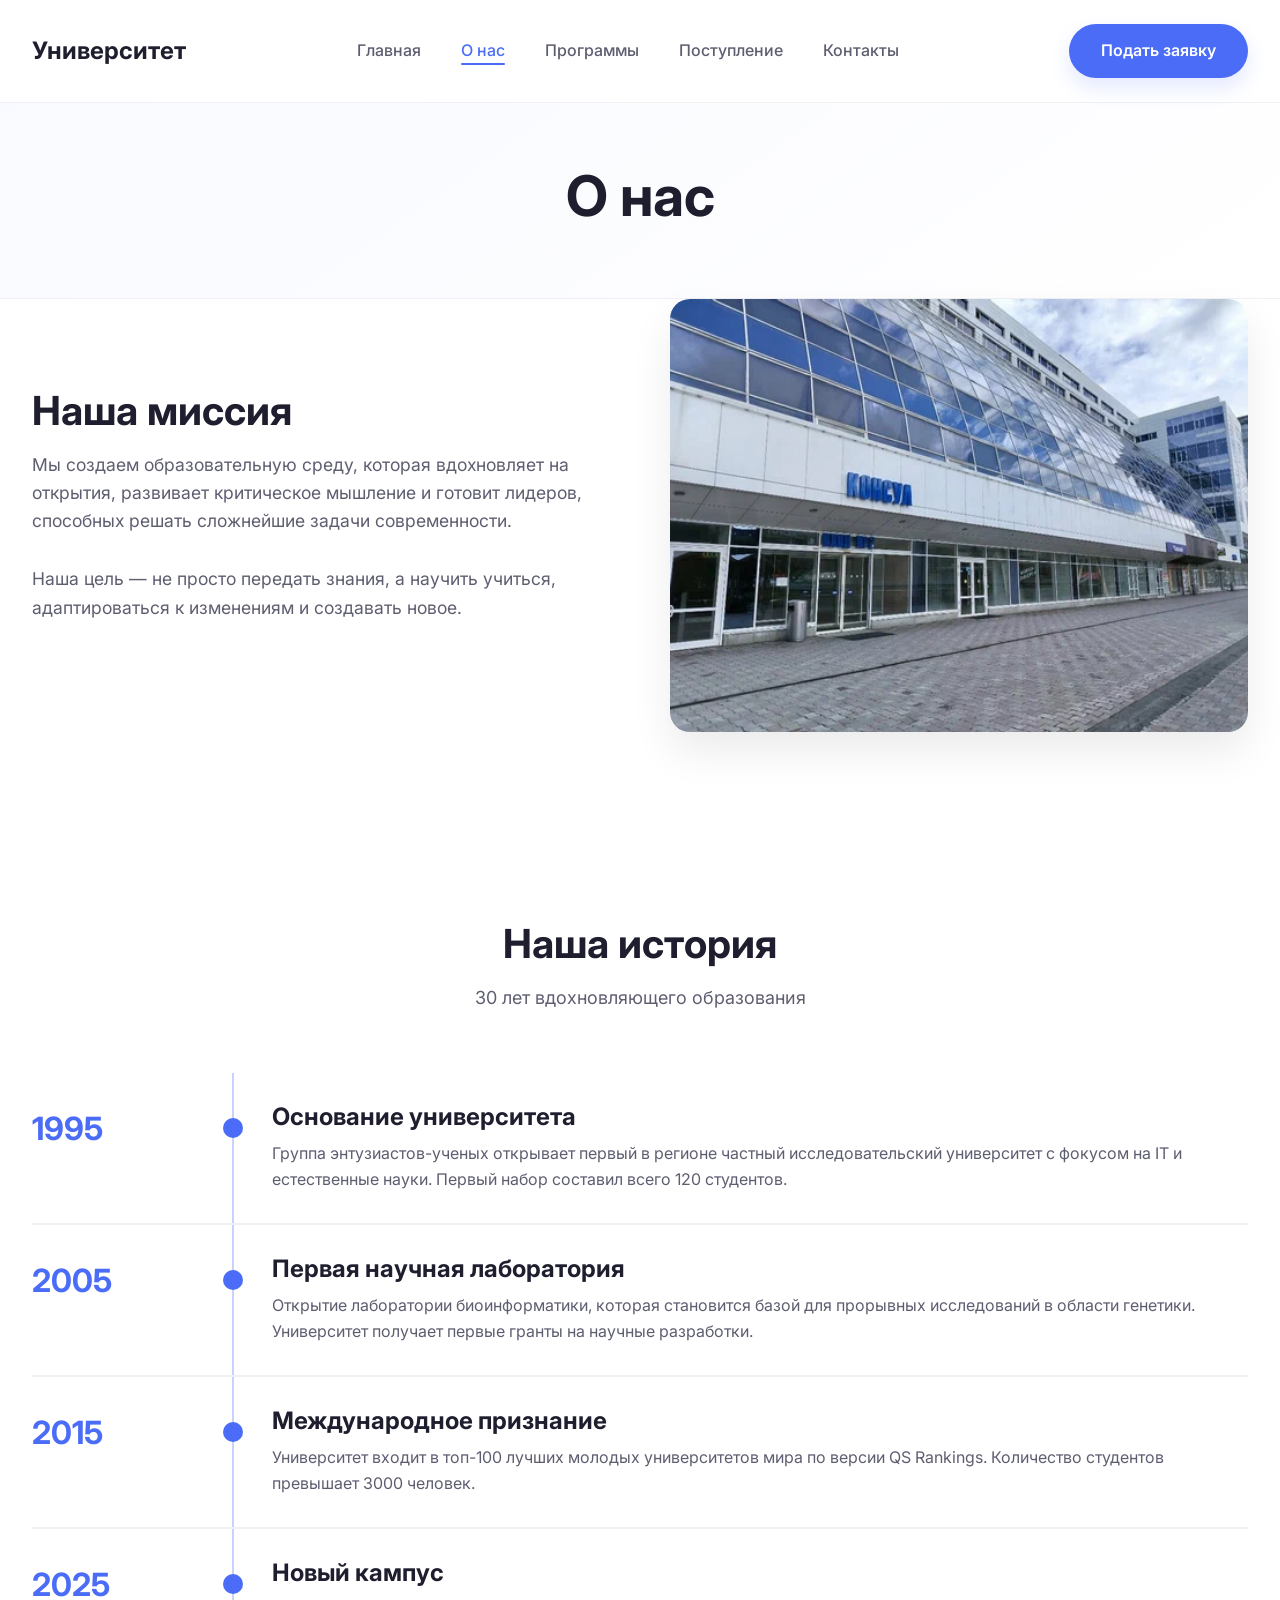
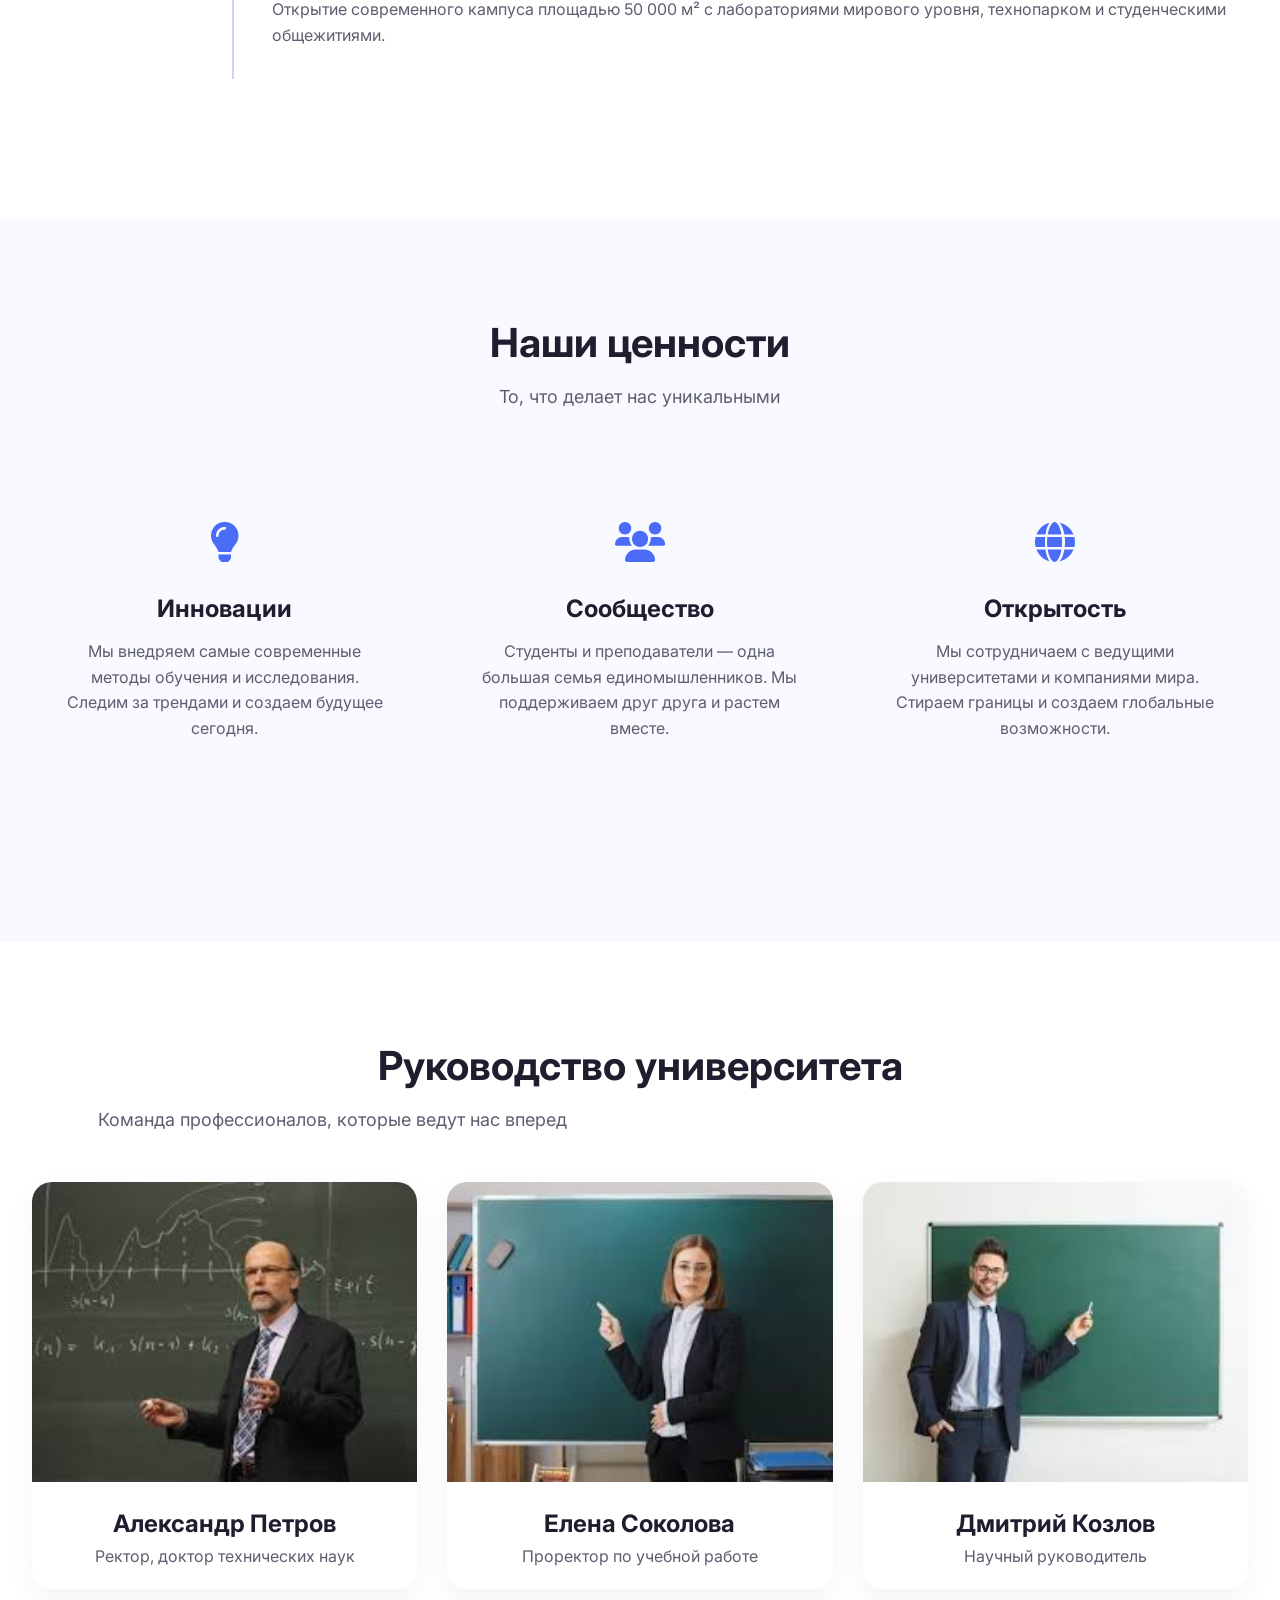
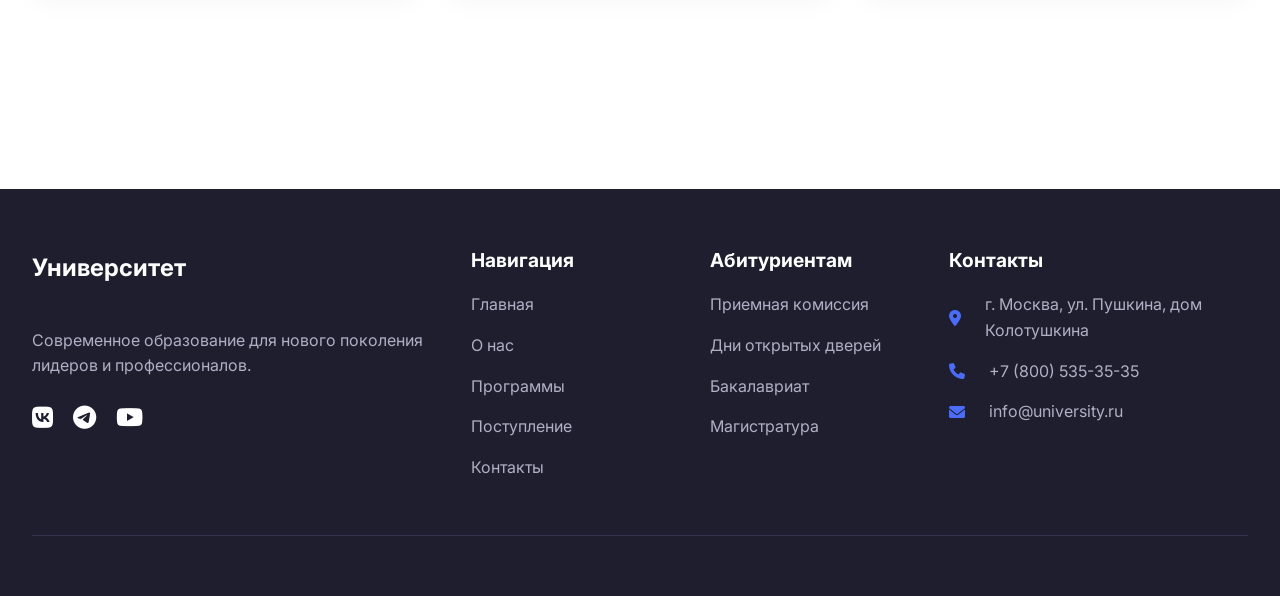
<file: about.html>
<!DOCTYPE html>
<html lang="ru">
<head>
    <meta charset="UTF-8">
    <meta name="viewport" content="width=device-width, initial-scale=1.0">
    <title>Университет</title>
    <link rel="preconnect" href="https://fonts.googleapis.com">
    <link rel="preconnect" href="https://fonts.gstatic.com" crossorigin>
    <link href="https://fonts.googleapis.com/css2?family=Inter:opsz,wght@14..32,400;14..32,500;14..32,600;14..32,700&display=swap" rel="stylesheet">
    <link rel="stylesheet" href="https://cdnjs.cloudflare.com/ajax/libs/font-awesome/6.0.0-beta3/css/all.min.css">
    <link rel="stylesheet" href="style.css">
</head>
<body>
    <!-- Навигация -->
    <nav class="navbar">
        <div class="container nav-container">
            <a href="index.html" class="logo">Университет</a>
            <ul class="nav-menu">
                <li><a href="index.html">Главная</a></li>
                <li><a href="about.html" class="active">О нас</a></li>
                <li><a href="programs.html">Программы</a></li>
                <li><a href="admission.html">Поступление</a></li>
                <li><a href="contacts.html">Контакты</a></li>
            </ul>
            <a href="admission.html" class="btn btn-primary">Подать заявку</a>
        </div>
    </nav>

    <!-- Заголовок страницы -->
    <div class="page-header">
        <div class="container">
            <h1>О нас</h1>
            
        </div>
    </div>

    <!-- Миссия -->
    <section class="info-section" style="padding-top: 0;">
        <div class="container info-grid">
            <div class="info-content">
                <h2>Наша миссия</h2>
                <p>Мы создаем образовательную среду, которая вдохновляет на открытия, развивает критическое мышление и готовит лидеров, способных решать сложнейшие задачи современности.</p>
                <p>Наша цель — не просто передать знания, а научить учиться, адаптироваться к изменениям и создавать новое.</p>
            </div>
            <div>
                <img src="missia.png" alt="Миссия">
            </div>
        </div>
    </section>

    <!-- История -->
    <section class="figures-section">
        <div class="container">
            <h2 style="text-align:center;">Наша история</h2>
            <p class="section-subtitle" style="text-align:center; margin-left:auto; margin-right:auto;">30 лет вдохновляющего образования</p>
            
            <div class="timeline">
                <div class="timeline-item">
                    <div class="timeline-year">1995</div>
                    <div class="timeline-content">
                        <h3>Основание университета</h3>
                        <p>Группа энтузиастов-ученых открывает первый в регионе частный исследовательский университет с фокусом на IT и естественные науки. Первый набор составил всего 120 студентов.</p>
                    </div>
                </div>
                
                <div class="timeline-item">
                    <div class="timeline-year">2005</div>
                    <div class="timeline-content">
                        <h3>Первая научная лаборатория</h3>
                        <p>Открытие лаборатории биоинформатики, которая становится базой для прорывных исследований в области генетики. Университет получает первые гранты на научные разработки.</p>
                    </div>
                </div>
                
                <div class="timeline-item">
                    <div class="timeline-year">2015</div>
                    <div class="timeline-content">
                        <h3>Международное признание</h3>
                        <p>Университет входит в топ-100 лучших молодых университетов мира по версии QS Rankings. Количество студентов превышает 3000 человек.</p>
                    </div>
                </div>
                
                <div class="timeline-item">
                    <div class="timeline-year">2025</div>
                    <div class="timeline-content">
                        <h3>Новый кампус</h3>
                        <p>Открытие современного кампуса площадью 50 000 м² с лабораториями мирового уровня, технопарком и студенческими общежитиями.</p>
                    </div>
                </div>
            </div>
        </div>
    </section>

    <!-- Ценности -->
    <section class="services-section">
        <div class="container">
            <h2 style="text-align:center;">Наши ценности</h2>
            <p class="section-subtitle" style="text-align:center; margin-left:auto; margin-right:auto;">То, что делает нас уникальными</p>
            
            <div class="values-grid">
                <div class="value-card">
                    <div class="value-icon"><i class="fas fa-lightbulb"></i></div>
                    <h3>Инновации</h3>
                    <p>Мы внедряем самые современные методы обучения и исследования. Следим за трендами и создаем будущее сегодня.</p>
                </div>
                <div class="value-card">
                    <div class="value-icon"><i class="fas fa-users"></i></div>
                    <h3>Сообщество</h3>
                    <p>Студенты и преподаватели — одна большая семья единомышленников. Мы поддерживаем друг друга и растем вместе.</p>
                </div>
                <div class="value-card">
                    <div class="value-icon"><i class="fas fa-globe"></i></div>
                    <h3>Открытость</h3>
                    <p>Мы сотрудничаем с ведущими университетами и компаниями мира. Стираем границы и создаем глобальные возможности.</p>
                </div>
            </div>
        </div>
    </section>

    <!-- Руководство -->
    <section class="blog-section">
        <div class="container">
            <h2 style="text-align:center;">Руководство университета</h2>
            <p class="section-subtitle" style="text-align:center;">Команда профессионалов, которые ведут нас вперед</p>
            
            <div class="team-grid">
                <div class="team-card">
                    <img src="prepod1.png" alt="Ректор">
                    <h3>Александр Петров</h3>
                    <p>Ректор, доктор технических наук</p>
                </div>
                <div class="team-card">
                    <img src="prepod2.png" alt="Проректор">
                    <h3>Елена Соколова</h3>
                    <p>Проректор по учебной работе</p>
                </div>
                <div class="team-card">
                    <img src="prepod3.png" alt="руководитель">
                    <h3>Дмитрий Козлов</h3>
                    <p>Научный руководитель</p>
                </div>
            </div>
        </div>
    </section>

    <!-- Футер -->
      <footer class="footer">
        <div class="container">
            <div class="footer-grid">
                <div>
                    <a href="#" class="footer-logo">Университет</a>
                    <p style="color:#b0b0c5; margin: 20px 0;">Современное образование для нового поколения лидеров и профессионалов.</p>
                    <div class="social-links">
                        <a href="#"><i class="fab fa-vk"></i></a>
                        <a href="#"><i class="fab fa-telegram"></i></a>
                        <a href="#"><i class="fab fa-youtube"></i></a>
                    </div>
                </div>
                <div>
                    <h4 style="color:white; margin-bottom:20px;">Навигация</h4>
                    <ul class="footer-links">
                       <li><a href="index.html" class="active">Главная</a></li>
                <li><a href="about.html">О нас</a></li>
                <li><a href="programs.html">Программы</a></li>
                <li><a href="admission.html">Поступление</a></li>
                <li><a href="contacts.html">Контакты</a></li>
                    </ul>
                </div>
                <div>
                    <h4 style="color:white; margin-bottom:20px;">Абитуриентам</h4>
                    <ul class="footer-links">
                        <li><a href="#">Приемная комиссия</a></li>
                        <li><a href="#">Дни открытых дверей</a></li>
                        <li><a href="#">Бакалавриат</a></li>
                        <li><a href="#">Магистратура</a></li>
                    </ul>
                </div>
                <div>
                    <h4 style="color:white; margin-bottom:20px;">Контакты</h4>
                    <ul class="footer-links">
                        <li><i class="fas fa-map-marker-alt" style="margin-right:10px;"></i> г. Москва, ул. Пушкина, дом Колотушкина</li>
                        <li><i class="fas fa-phone" style="margin-right:10px;"></i> +7 (800) 535-35-35</li>
                        <li><i class="fas fa-envelope" style="margin-right:10px;"></i> info@university.ru</li>
                    </ul>
                </div>
            </div>
            <div class="footer-bottom">
                <p></p>
            </div>
        </div>
    </footer>
</body>
</html>
</file>
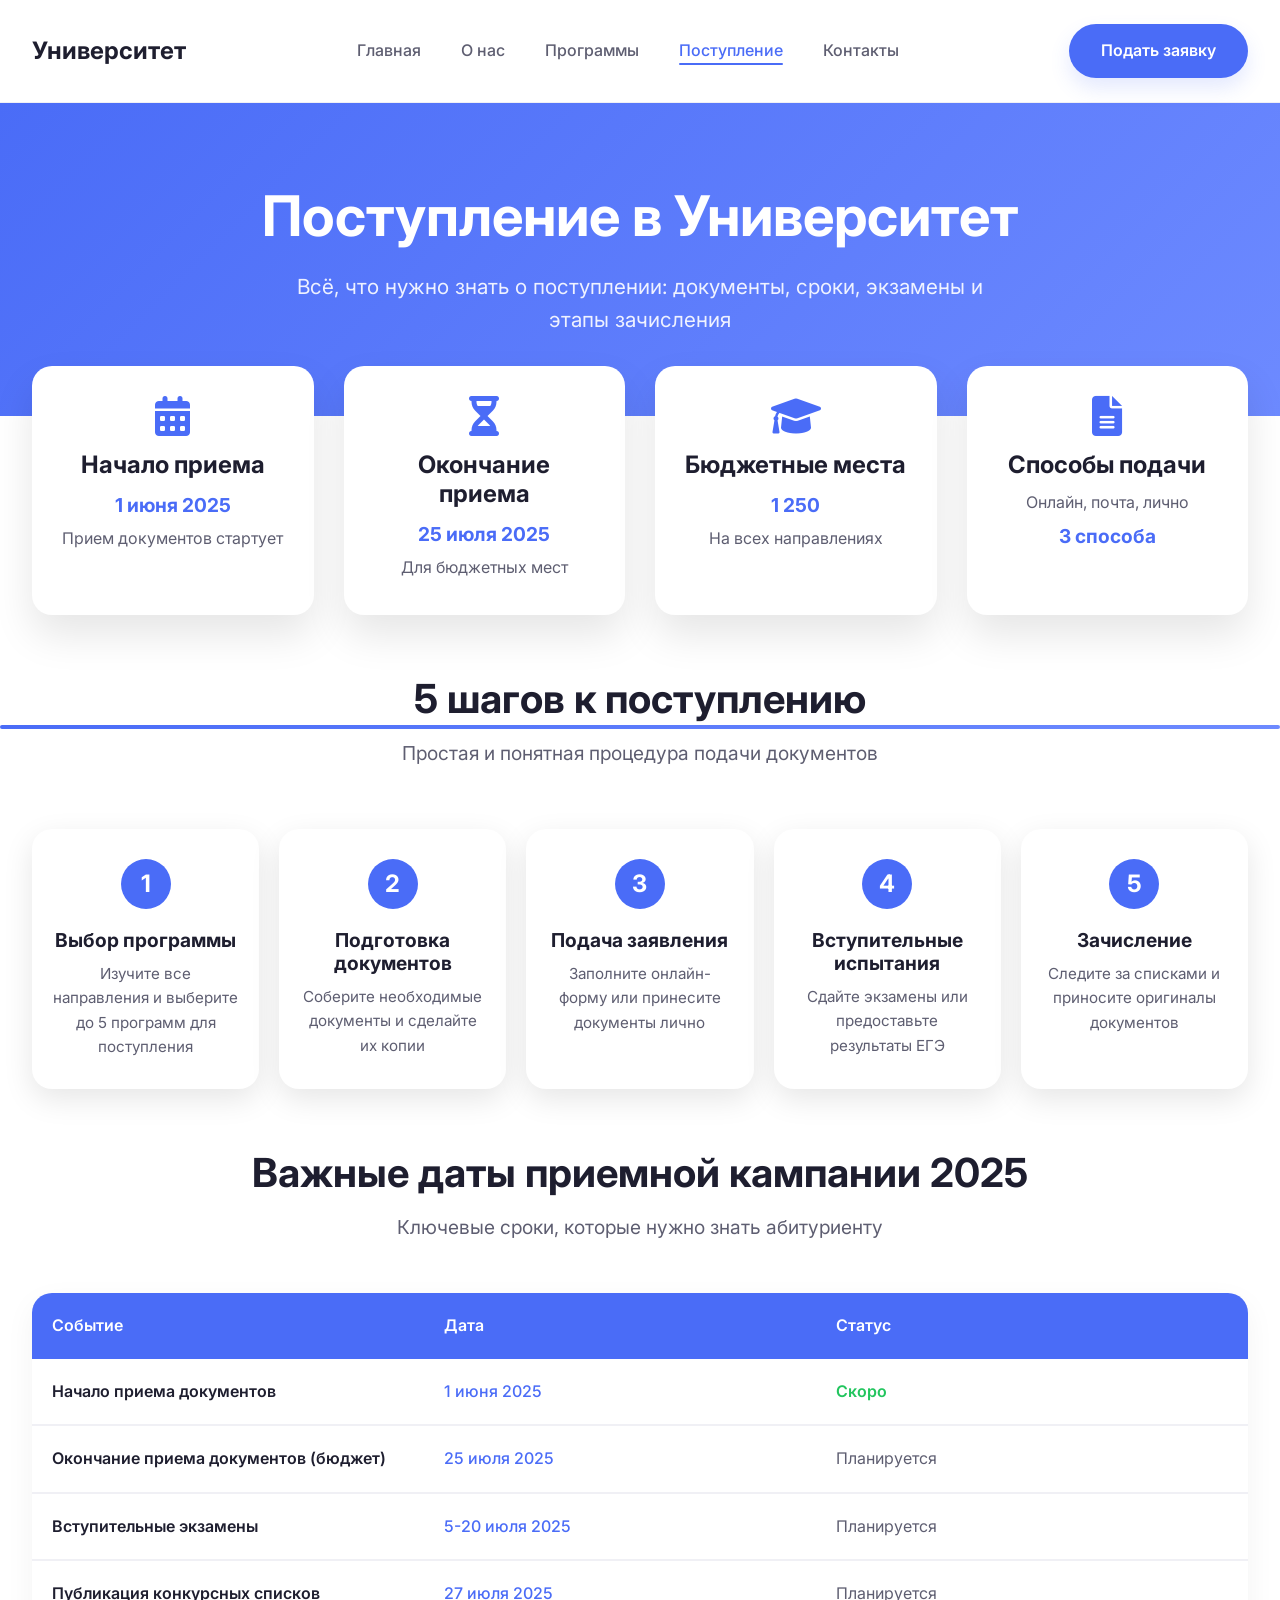
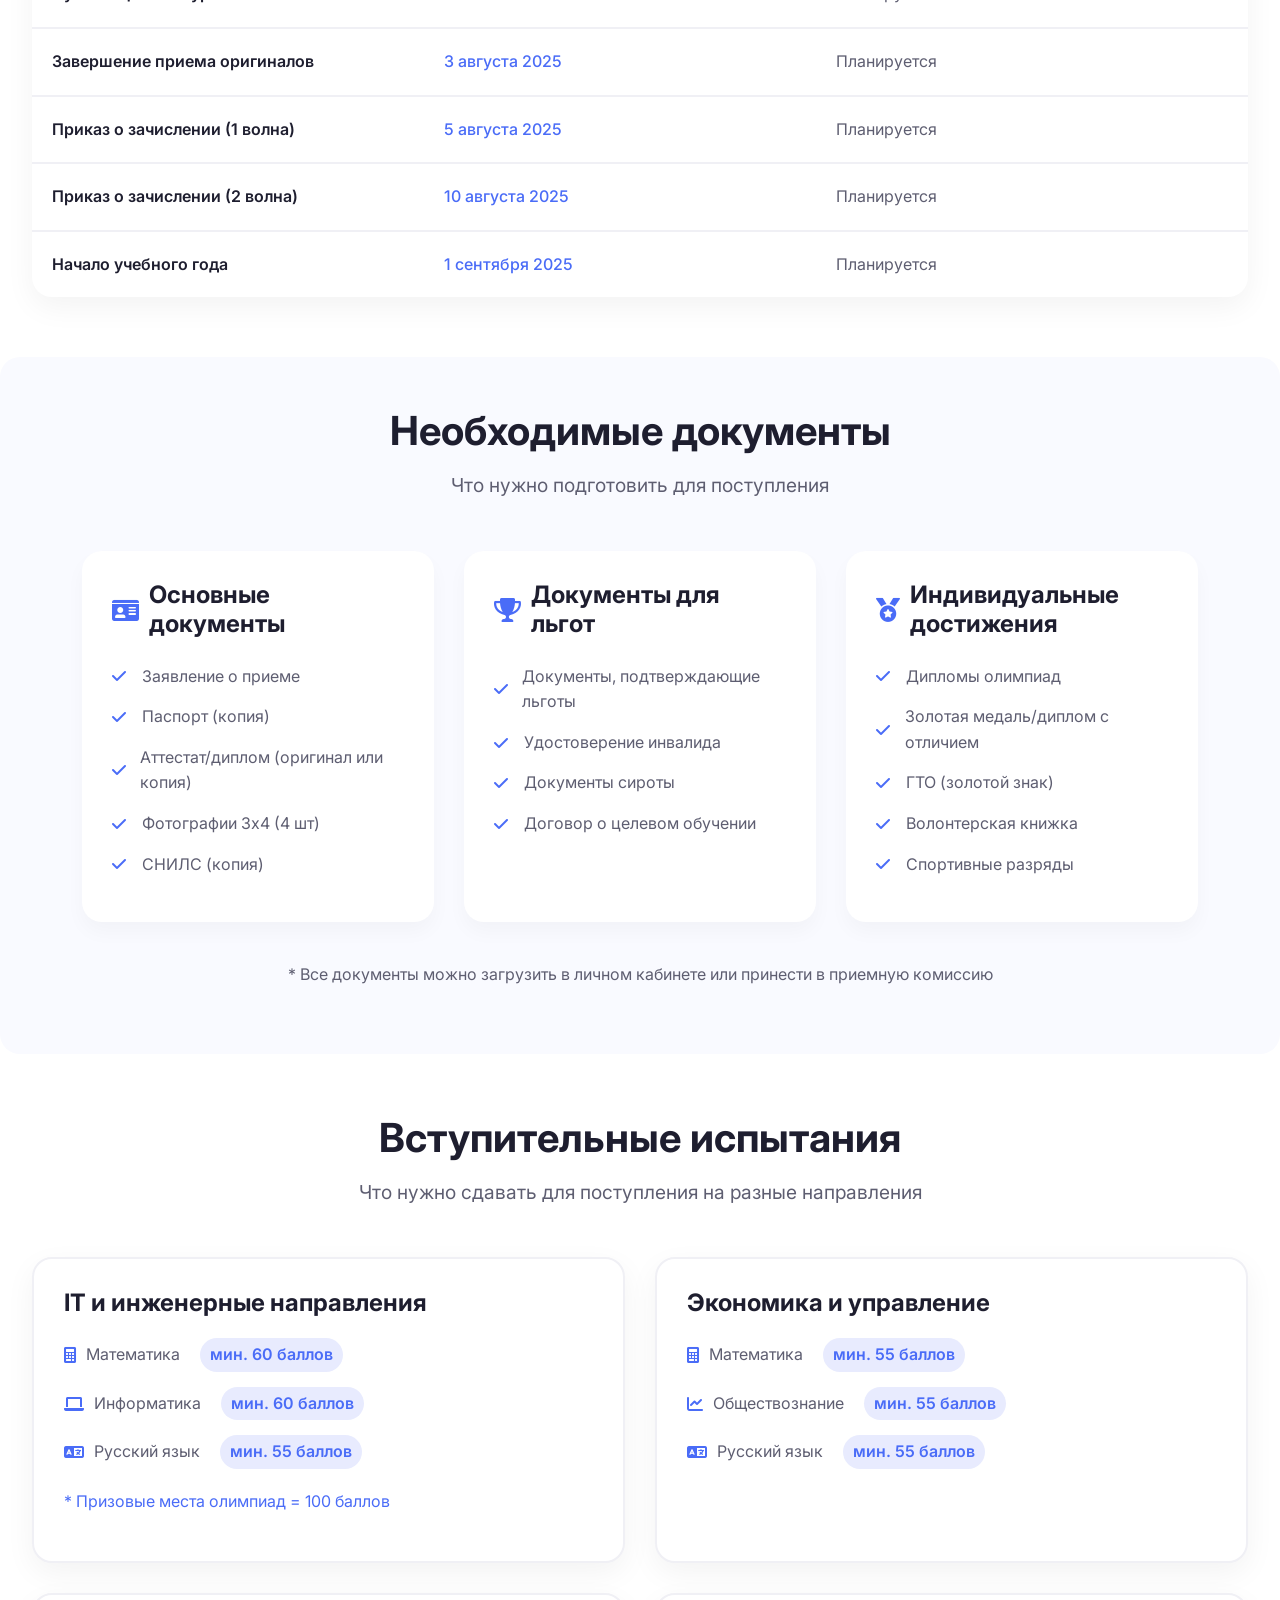
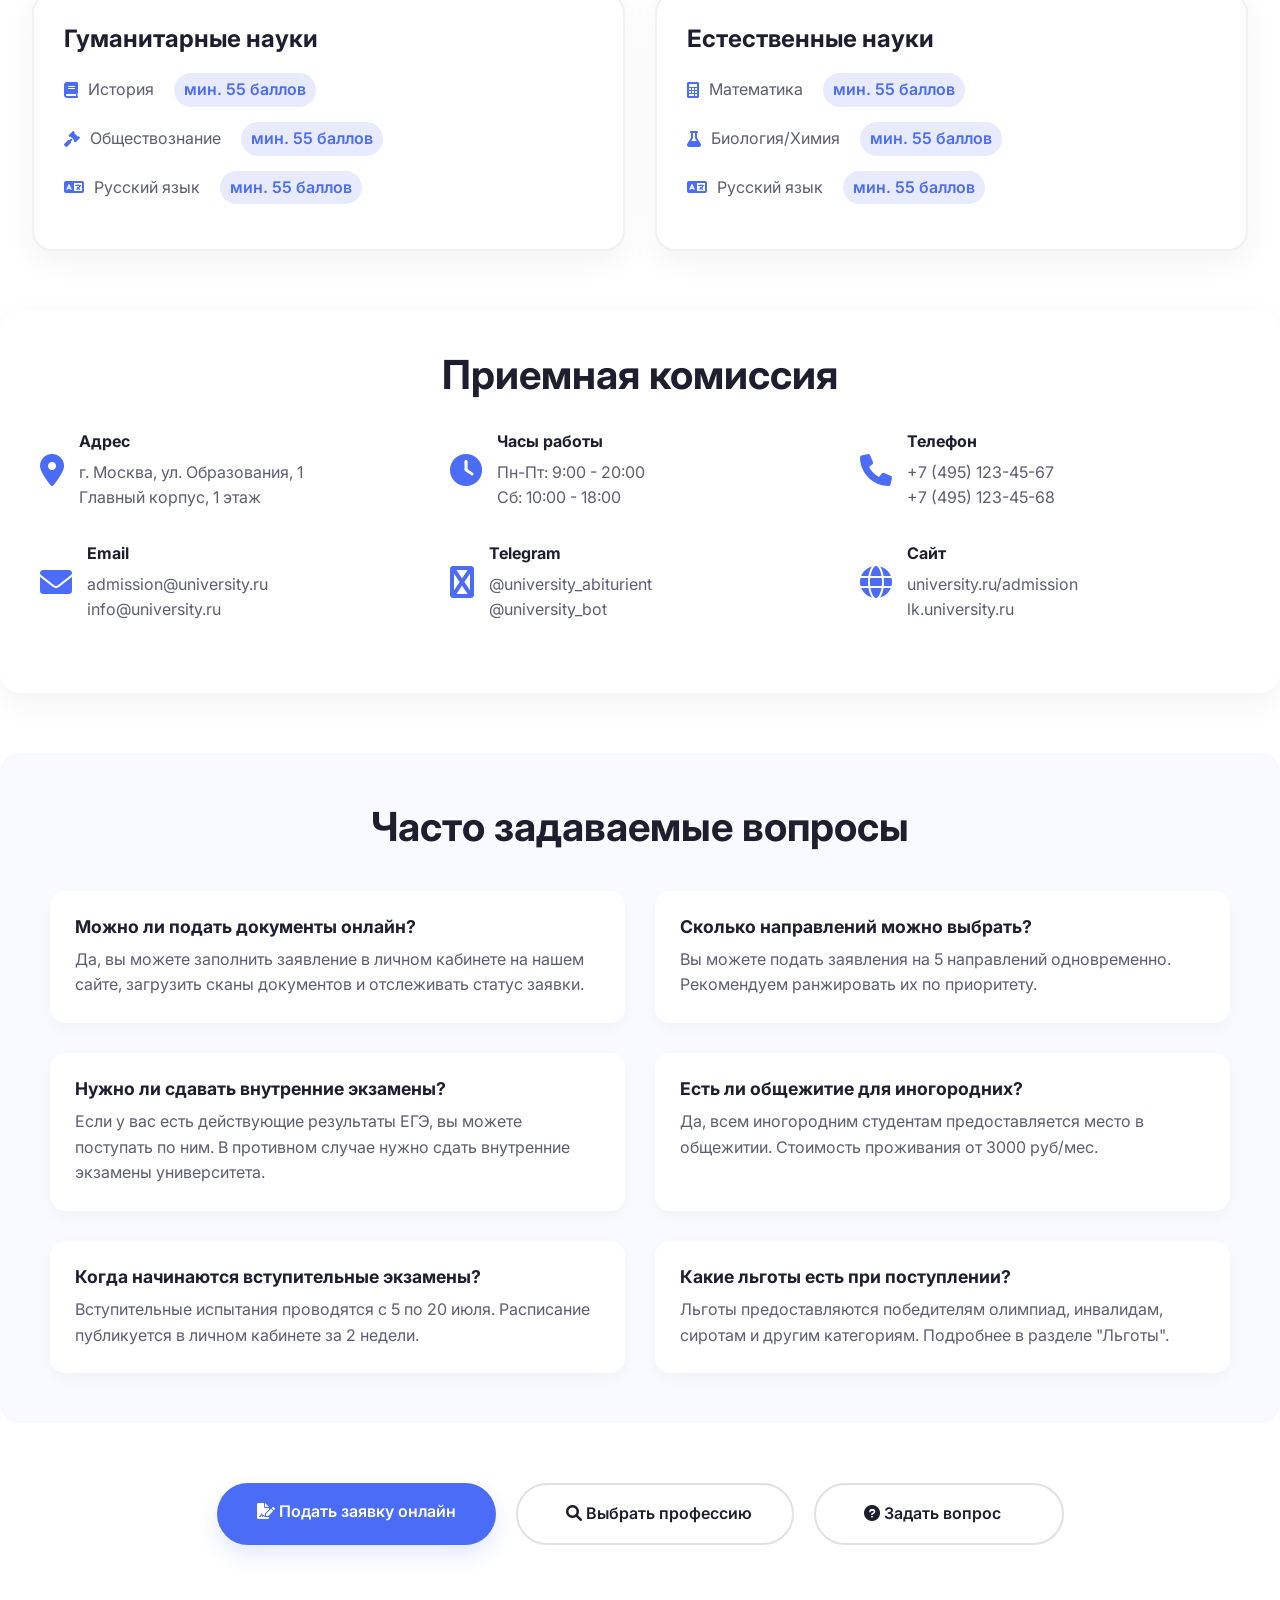
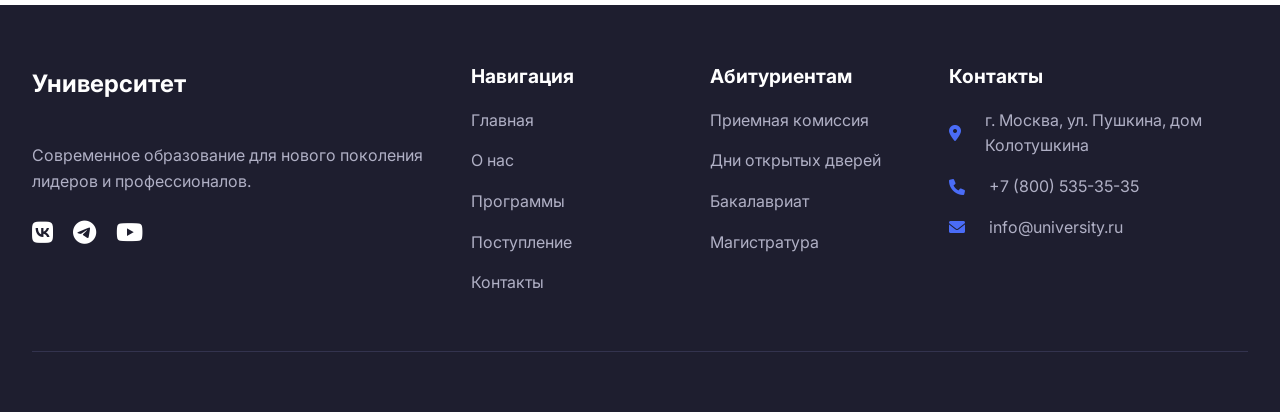
<file: admission.html>
<!DOCTYPE html>
<html lang="ru">
<head>
    <meta charset="UTF-8">
    <meta name="viewport" content="width=device-width, initial-scale=1.0">
    <title>Университет</title>
    <link rel="preconnect" href="https://fonts.googleapis.com">
    <link rel="preconnect" href="https://fonts.gstatic.com" crossorigin>
    <link href="https://fonts.googleapis.com/css2?family=Inter:opsz,wght@14..32,400;14..32,500;14..32,600;14..32,700&display=swap" rel="stylesheet">
    <link rel="stylesheet" href="https://cdnjs.cloudflare.com/ajax/libs/font-awesome/6.0.0-beta3/css/all.min.css">
    <link rel="stylesheet" href="style.css">
    <style>
        /* Дополнительные стили для страницы поступления */
        .admission-hero {
            background: linear-gradient(135deg, #4a6cf7 0%, #6d8aff 100%);
            color: white;
            padding: 80px 0;
            text-align: center;
        }
        
        .admission-hero h1 {
            color: white;
            margin-bottom: 20px;
            font-size: 3.5rem;
        }
        
        .admission-hero p {
            color: rgba(255,255,255,0.9);
            font-size: 1.3rem;
            max-width: 700px;
            margin: 0 auto;
        }
        
        .quick-info {
            display: grid;
            grid-template-columns: repeat(4, 1fr);
            gap: 30px;
            margin-top: -50px;
            position: relative;
            z-index: 10;
        }
        
        .quick-info-card {
            background: white;
            padding: 30px;
            border-radius: 20px;
            box-shadow: 0 20px 40px rgba(0,0,0,0.1);
            text-align: center;
            transition: transform 0.3s;
        }
        
        .quick-info-card:hover {
            transform: translateY(-10px);
        }
        
        .quick-info-card i {
            font-size: 2.5rem;
            color: #4a6cf7;
            margin-bottom: 15px;
        }
        
        .quick-info-card h3 {
            margin-bottom: 10px;
            color: #1e1e2f;
        }
        
        .quick-info-card p {
            color: #5e5e71;
            margin: 5px 0;
        }
        
        .quick-info-card .highlight {
            color: #4a6cf7;
            font-weight: 700;
            font-size: 1.2rem;
        }
        
        .section-title {
            text-align: center;
            margin-bottom: 50px;
        }
        
        .section-title h2 {
            font-size: 2.5rem;
            margin-bottom: 15px;
            color: #1e1e2f;
        }
        
        .section-title p {
            color: #5e5e71;
            font-size: 1.2rem;
            max-width: 600px;
            margin: 0 auto;
        }
        
        .steps-container {
            margin: 60px 0;
            position: relative;
        }
        
        .steps-container::before {
            content: '';
            position: absolute;
            top: 50px;
            left: 0;
            width: 100%;
            height: 4px;
            background: linear-gradient(90deg, #4a6cf7, #6d8aff);
            border-radius: 2px;
            z-index: 1;
        }
        
        .steps-grid {
            display: grid;
            grid-template-columns: repeat(5, 1fr);
            gap: 20px;
            position: relative;
            z-index: 2;
        }
        
        .step-item {
            background: white;
            padding: 30px 20px;
            border-radius: 20px;
            box-shadow: 0 10px 30px rgba(0,0,0,0.1);
            text-align: center;
            position: relative;
        }
        
        .step-number {
            width: 50px;
            height: 50px;
            background: #4a6cf7;
            color: white;
            border-radius: 50%;
            display: flex;
            align-items: center;
            justify-content: center;
            font-size: 1.5rem;
            font-weight: 700;
            margin: 0 auto 20px;
            position: relative;
            z-index: 3;
        }
        
        .step-item h3 {
            margin-bottom: 10px;
            font-size: 1.2rem;
        }
        
        .step-item p {
            color: #5e5e71;
            font-size: 0.95rem;
            margin: 0;
        }
        
        .dates-table {
            background: white;
            border-radius: 20px;
            overflow: hidden;
            box-shadow: 0 10px 30px rgba(0,0,0,0.05);
            margin: 40px 0;
        }
        
        .dates-header {
            display: grid;
            grid-template-columns: 1fr 1fr 1fr;
            background: #4a6cf7;
            color: white;
            padding: 20px;
            font-weight: 600;
        }
        
        .dates-row {
            display: grid;
            grid-template-columns: 1fr 1fr 1fr;
            padding: 20px;
            border-bottom: 2px solid #f0f0f5;
            transition: background 0.3s;
        }
        
        .dates-row:hover {
            background: #f9faff;
        }
        
        .dates-row:last-child {
            border-bottom: none;
        }
        
        .dates-row .event {
            font-weight: 600;
            color: #1e1e2f;
        }
        
        .dates-row .date {
            color: #4a6cf7;
            font-weight: 500;
        }
        
        .dates-row .status {
            color: #5e5e71;
        }
        
        .dates-row .status.active {
            color: #22c55e;
            font-weight: 600;
        }
        
        .dates-row .status.ended {
            color: #ef4444;
        }
        
        .docs-section {
            background: #f9faff;
            border-radius: 20px;
            padding: 50px;
            margin: 60px 0;
        }
        
        .docs-grid {
            display: grid;
            grid-template-columns: repeat(3, 1fr);
            gap: 30px;
            margin-top: 40px;
        }
        
        .doc-category {
            background: white;
            border-radius: 20px;
            padding: 30px;
            box-shadow: 0 10px 20px rgba(0,0,0,0.03);
        }
        
        .doc-category h3 {
            display: flex;
            align-items: center;
            gap: 10px;
            margin-bottom: 25px;
            color: #1e1e2f;
        }
        
        .doc-category h3 i {
            color: #4a6cf7;
            font-size: 1.5rem;
        }
        
        .doc-list {
            list-style: none;
        }
        
        .doc-list li {
            margin: 15px 0;
            display: flex;
            align-items: center;
            gap: 10px;
            color: #5e5e71;
        }
        
        .doc-list li i {
            color: #4a6cf7;
            width: 20px;
        }
        
        .exams-section {
            margin: 60px 0;
        }
        
        .exams-grid {
            display: grid;
            grid-template-columns: repeat(2, 1fr);
            gap: 30px;
        }
        
        .exam-card {
            background: white;
            border-radius: 20px;
            padding: 30px;
            box-shadow: 0 10px 30px rgba(0,0,0,0.05);
            border: 2px solid #f0f0f5;
        }
        
        .exam-card h3 {
            margin-bottom: 20px;
            color: #1e1e2f;
        }
        
        .exam-card ul {
            list-style: none;
        }
        
        .exam-card li {
            margin: 15px 0;
            display: flex;
            align-items: center;
            gap: 10px;
            color: #5e5e71;
        }
        
        .exam-card li i {
            color: #4a6cf7;
        }
        
        .min-score {
            background: #e8ebfe;
            padding: 4px 10px;
            border-radius: 20px;
            color: #4a6cf7;
            font-weight: 600;
            margin-left: 10px;
        }
        
        .commission-section {
            background: white;
            border-radius: 20px;
            padding: 40px;
            margin: 60px 0;
            box-shadow: 0 10px 30px rgba(0,0,0,0.05);
        }
        
        .commission-info {
            display: grid;
            grid-template-columns: repeat(3, 1fr);
            gap: 30px;
            margin: 30px 0;
        }
        
        .commission-item {
            display: flex;
            align-items: center;
            gap: 15px;
        }
        
        .commission-item i {
            font-size: 2rem;
            color: #4a6cf7;
        }
        
        .commission-item p {
            color: #5e5e71;
            margin: 5px 0 0;
        }
        
        .faq-section {
            background: #f9faff;
            border-radius: 20px;
            padding: 50px;
            margin: 60px 0;
        }
        
        .faq-grid {
            display: grid;
            grid-template-columns: repeat(2, 1fr);
            gap: 30px;
            margin-top: 40px;
        }
        
        .faq-item {
            background: white;
            border-radius: 15px;
            padding: 25px;
            box-shadow: 0 5px 15px rgba(0,0,0,0.03);
        }
        
        .faq-item h4 {
            margin-bottom: 10px;
            color: #1e1e2f;
            font-size: 1.1rem;
        }
        
        .faq-item p {
            color: #5e5e71;
            margin: 0;
        }
        
        .cta-buttons {
            display: flex;
            gap: 20px;
            justify-content: center;
            margin: 40px 0;
            flex-wrap: wrap;
        }
        
        .cta-buttons .btn {
            min-width: 250px;
        }
        
        @media (max-width: 1024px) {
            .quick-info {
                grid-template-columns: repeat(2, 1fr);
            }
            
            .steps-grid {
                grid-template-columns: repeat(3, 1fr);
            }
            
            .steps-container::before {
                display: none;
            }
            
            .docs-grid {
                grid-template-columns: repeat(2, 1fr);
            }
            
            .commission-info {
                grid-template-columns: repeat(2, 1fr);
            }
        }
        
        @media (max-width: 768px) {
            .admission-hero h1 {
                font-size: 2.5rem;
            }
            
            .quick-info {
                grid-template-columns: 1fr;
            }
            
            .steps-grid {
                grid-template-columns: 1fr;
            }
            
            .dates-header, .dates-row {
                grid-template-columns: 1fr;
                gap: 10px;
            }
            
            .docs-grid {
                grid-template-columns: 1fr;
            }
            
            .exams-grid {
                grid-template-columns: 1fr;
            }
            
            .commission-info {
                grid-template-columns: 1fr;
            }
            
            .faq-grid {
                grid-template-columns: 1fr;
            }
            
            .cta-buttons .btn {
                width: 100%;
            }
        }
    </style>
</head>
<body>
    <!-- Навигация -->
    <nav class="navbar">
        <div class="container nav-container">
            <a href="index.html" class="logo">Университет</a>
            <ul class="nav-menu">
                <li><a href="index.html">Главная</a></li>
                <li><a href="about.html">О нас</a></li>
                <li><a href="programs.html">Программы</a></li>
                <li><a href="admission.html" class="active">Поступление</a></li>
                <li><a href="contacts.html">Контакты</a></li>
            </ul>
            <a href="apply.html" class="btn btn-primary">Подать заявку</a>
        </div>
    </nav>

    <!-- Hero секция -->
    <section class="admission-hero">
        <div class="container">
            <h1>Поступление в Университет</h1>
            <p>Всё, что нужно знать о поступлении: документы, сроки, экзамены и этапы зачисления</p>
        </div>
    </section>

    <!-- Быстрая информация -->
    <div class="container">
        <div class="quick-info">
            <div class="quick-info-card">
                <i class="fas fa-calendar-alt"></i>
                <h3>Начало приема</h3>
                <p class="highlight">1 июня 2025</p>
                <p>Прием документов стартует</p>
            </div>
            <div class="quick-info-card">
                <i class="fas fa-hourglass-half"></i>
                <h3>Окончание приема</h3>
                <p class="highlight">25 июля 2025</p>
                <p>Для бюджетных мест</p>
            </div>
            <div class="quick-info-card">
                <i class="fas fa-graduation-cap"></i>
                <h3>Бюджетные места</h3>
                <p class="highlight">1 250</p>
                <p>На всех направлениях</p>
            </div>
            <div class="quick-info-card">
                <i class="fas fa-file-alt"></i>
                <h3>Способы подачи</h3>
                <p>Онлайн, почта, лично</p>
                <p class="highlight">3 способа</p>
            </div>
        </div>
    </div>

    <!-- Этапы поступления -->
    <section class="steps-container">
        <div class="container">
            <div class="section-title">
                <h2>5 шагов к поступлению</h2>
                <p>Простая и понятная процедура подачи документов</p>
            </div>
            
            <div class="steps-grid">
                <div class="step-item">
                    <div class="step-number">1</div>
                    <h3>Выбор программы</h3>
                    <p>Изучите все направления и выберите до 5 программ для поступления</p>
                </div>
                <div class="step-item">
                    <div class="step-number">2</div>
                    <h3>Подготовка документов</h3>
                    <p>Соберите необходимые документы и сделайте их копии</p>
                </div>
                <div class="step-item">
                    <div class="step-number">3</div>
                    <h3>Подача заявления</h3>
                    <p>Заполните онлайн-форму или принесите документы лично</p>
                </div>
                <div class="step-item">
                    <div class="step-number">4</div>
                    <h3>Вступительные испытания</h3>
                    <p>Сдайте экзамены или предоставьте результаты ЕГЭ</p>
                </div>
                <div class="step-item">
                    <div class="step-number">5</div>
                    <h3>Зачисление</h3>
                    <p>Следите за списками и приносите оригиналы документов</p>
                </div>
            </div>
        </div>
    </section>

    <!-- Важные даты -->
    <section class="container">
        <div class="section-title">
            <h2>Важные даты приемной кампании 2025</h2>
            <p>Ключевые сроки, которые нужно знать абитуриенту</p>
        </div>
        
        <div class="dates-table">
            <div class="dates-header">
                <div>Событие</div>
                <div>Дата</div>
                <div>Статус</div>
            </div>
            <div class="dates-row">
                <div class="event">Начало приема документов</div>
                <div class="date">1 июня 2025</div>
                <div class="status active">Скоро</div>
            </div>
            <div class="dates-row">
                <div class="event">Окончание приема документов (бюджет)</div>
                <div class="date">25 июля 2025</div>
                <div class="status">Планируется</div>
            </div>
            <div class="dates-row">
                <div class="event">Вступительные экзамены</div>
                <div class="date">5-20 июля 2025</div>
                <div class="status">Планируется</div>
            </div>
            <div class="dates-row">
                <div class="event">Публикация конкурсных списков</div>
                <div class="date">27 июля 2025</div>
                <div class="status">Планируется</div>
            </div>
            <div class="dates-row">
                <div class="event">Завершение приема оригиналов</div>
                <div class="date">3 августа 2025</div>
                <div class="status">Планируется</div>
            </div>
            <div class="dates-row">
                <div class="event">Приказ о зачислении (1 волна)</div>
                <div class="date">5 августа 2025</div>
                <div class="status">Планируется</div>
            </div>
            <div class="dates-row">
                <div class="event">Приказ о зачислении (2 волна)</div>
                <div class="date">10 августа 2025</div>
                <div class="status">Планируется</div>
            </div>
            <div class="dates-row">
                <div class="event">Начало учебного года</div>
                <div class="date">1 сентября 2025</div>
                <div class="status">Планируется</div>
            </div>
        </div>
    </section>

    <!-- Необходимые документы -->
    <section class="docs-section">
        <div class="container">
            <div class="section-title">
                <h2>Необходимые документы</h2>
                <p>Что нужно подготовить для поступления</p>
            </div>
            
            <div class="docs-grid">
                <div class="doc-category">
                    <h3><i class="fas fa-id-card"></i> Основные документы</h3>
                    <ul class="doc-list">
                        <li><i class="fas fa-check"></i> Заявление о приеме</li>
                        <li><i class="fas fa-check"></i> Паспорт (копия)</li>
                        <li><i class="fas fa-check"></i> Аттестат/диплом (оригинал или копия)</li>
                        <li><i class="fas fa-check"></i> Фотографии 3x4 (4 шт)</li>
                        <li><i class="fas fa-check"></i> СНИЛС (копия)</li>
                    </ul>
                </div>
                
                <div class="doc-category">
                    <h3><i class="fas fa-trophy"></i> Документы для льгот</h3>
                    <ul class="doc-list">
                        <li><i class="fas fa-check"></i> Документы, подтверждающие льготы</li>
                        <li><i class="fas fa-check"></i> Удостоверение инвалида</li>
                        <li><i class="fas fa-check"></i> Документы сироты</li>
                        <li><i class="fas fa-check"></i> Договор о целевом обучении</li>
                    </ul>
                </div>
                
                <div class="doc-category">
                    <h3><i class="fas fa-medal"></i> Индивидуальные достижения</h3>
                    <ul class="doc-list">
                        <li><i class="fas fa-check"></i> Дипломы олимпиад</li>
                        <li><i class="fas fa-check"></i> Золотая медаль/диплом с отличием</li>
                        <li><i class="fas fa-check"></i> ГТО (золотой знак)</li>
                        <li><i class="fas fa-check"></i> Волонтерская книжка</li>
                        <li><i class="fas fa-check"></i> Спортивные разряды</li>
                    </ul>
                </div>
            </div>
            
            <div style="text-align: center; margin-top: 40px;">
                <p style="color: #5e5e71;">* Все документы можно загрузить в личном кабинете или принести в приемную комиссию</p>
            </div>
        </div>
    </section>

    <!-- Вступительные испытания -->
    <section class="container exams-section">
        <div class="section-title">
            <h2>Вступительные испытания</h2>
            <p>Что нужно сдавать для поступления на разные направления</p>
        </div>
        
        <div class="exams-grid">
            <div class="exam-card">
                <h3>IT и инженерные направления</h3>
                <ul>
                    <li><i class="fas fa-calculator"></i> Математика <span class="min-score">мин. 60 баллов</span></li>
                    <li><i class="fas fa-laptop"></i> Информатика <span class="min-score">мин. 60 баллов</span></li>
                    <li><i class="fas fa-language"></i> Русский язык <span class="min-score">мин. 55 баллов</span></li>
                </ul>
                <p style="margin-top: 20px; color: #4a6cf7;">* Призовые места олимпиад = 100 баллов</p>
            </div>
            
            <div class="exam-card">
                <h3>Экономика и управление</h3>
                <ul>
                    <li><i class="fas fa-calculator"></i> Математика <span class="min-score">мин. 55 баллов</span></li>
                    <li><i class="fas fa-chart-line"></i> Обществознание <span class="min-score">мин. 55 баллов</span></li>
                    <li><i class="fas fa-language"></i> Русский язык <span class="min-score">мин. 55 баллов</span></li>
                </ul>
            </div>
            
            <div class="exam-card">
                <h3>Гуманитарные науки</h3>
                <ul>
                    <li><i class="fas fa-book"></i> История <span class="min-score">мин. 55 баллов</span></li>
                    <li><i class="fas fa-gavel"></i> Обществознание <span class="min-score">мин. 55 баллов</span></li>
                    <li><i class="fas fa-language"></i> Русский язык <span class="min-score">мин. 55 баллов</span></li>
                </ul>
            </div>
            
            <div class="exam-card">
                <h3>Естественные науки</h3>
                <ul>
                    <li><i class="fas fa-calculator"></i> Математика <span class="min-score">мин. 55 баллов</span></li>
                    <li><i class="fas fa-flask"></i> Биология/Химия <span class="min-score">мин. 55 баллов</span></li>
                    <li><i class="fas fa-language"></i> Русский язык <span class="min-score">мин. 55 баллов</span></li>
                </ul>
            </div>
        </div>
    </section>

    <!-- Приемная комиссия -->
    <section class="container commission-section">
        <h2 style="text-align: center; margin-bottom: 30px;">Приемная комиссия</h2>
        
        <div class="commission-info">
            <div class="commission-item">
                <i class="fas fa-map-marker-alt"></i>
                <div>
                    <strong>Адрес</strong>
                    <p>г. Москва, ул. Образования, 1<br>Главный корпус, 1 этаж</p>
                </div>
            </div>
            
            <div class="commission-item">
                <i class="fas fa-clock"></i>
                <div>
                    <strong>Часы работы</strong>
                    <p>Пн-Пт: 9:00 - 20:00<br>Сб: 10:00 - 18:00</p>
                </div>
            </div>
            
            <div class="commission-item">
                <i class="fas fa-phone"></i>
                <div>
                    <strong>Телефон</strong>
                    <p>+7 (495) 123-45-67<br>+7 (495) 123-45-68</p>
                </div>
            </div>
            
            <div class="commission-item">
                <i class="fas fa-envelope"></i>
                <div>
                    <strong>Email</strong>
                    <p>admission@university.ru<br>info@university.ru</p>
                </div>
            </div>
            
            <div class="commission-item">
                <i class="fas fa-telegram"></i>
                <div>
                    <strong>Telegram</strong>
                    <p>@university_abiturient<br>@university_bot</p>
                </div>
            </div>
            
            <div class="commission-item">
                <i class="fas fa-globe"></i>
                <div>
                    <strong>Сайт</strong>
                    <p>university.ru/admission<br>lk.university.ru</p>
                </div>
            </div>
        </div>
    </section>

    <!-- Часто задаваемые вопросы -->
    <section class="container faq-section">
        <h2 style="text-align: center; margin-bottom: 20px;">Часто задаваемые вопросы</h2>
        
        <div class="faq-grid">
            <div class="faq-item">
                <h4>Можно ли подать документы онлайн?</h4>
                <p>Да, вы можете заполнить заявление в личном кабинете на нашем сайте, загрузить сканы документов и отслеживать статус заявки.</p>
            </div>
            
            <div class="faq-item">
                <h4>Сколько направлений можно выбрать?</h4>
                <p>Вы можете подать заявления на 5 направлений одновременно. Рекомендуем ранжировать их по приоритету.</p>
            </div>
            
            <div class="faq-item">
                <h4>Нужно ли сдавать внутренние экзамены?</h4>
                <p>Если у вас есть действующие результаты ЕГЭ, вы можете поступать по ним. В противном случае нужно сдать внутренние экзамены университета.</p>
            </div>
            
            <div class="faq-item">
                <h4>Есть ли общежитие для иногородних?</h4>
                <p>Да, всем иногородним студентам предоставляется место в общежитии. Стоимость проживания от 3000 руб/мес.</p>
            </div>
            
            <div class="faq-item">
                <h4>Когда начинаются вступительные экзамены?</h4>
                <p>Вступительные испытания проводятся с 5 по 20 июля. Расписание публикуется в личном кабинете за 2 недели.</p>
            </div>
            
            <div class="faq-item">
                <h4>Какие льготы есть при поступлении?</h4>
                <p>Льготы предоставляются победителям олимпиад, инвалидам, сиротам и другим категориям. Подробнее в разделе "Льготы".</p>
            </div>
        </div>
    </section>

    <!-- Кнопки действий -->
    <section class="container">
        <div class="cta-buttons">
            <a href="apply.html" class="btn btn-primary" style="padding: 16px 40px;">
                <i class="fas fa-file-signature"></i> Подать заявку онлайн
            </a>
            <a href="professions.html" class="btn btn-outline" style="padding: 16px 40px;">
                <i class="fas fa-search"></i> Выбрать профессию
            </a>
            <a href="contacts.html" class="btn btn-outline" style="padding: 16px 40px;">
                <i class="fas fa-question-circle"></i> Задать вопрос
            </a>
        </div>
    </section>

    <!-- Футер -->
     <footer class="footer">
        <div class="container">
            <div class="footer-grid">
                <div>
                    <a href="#" class="footer-logo">Университет</a>
                    <p style="color:#b0b0c5; margin: 20px 0;">Современное образование для нового поколения лидеров и профессионалов.</p>
                    <div class="social-links">
                        <a href="#"><i class="fab fa-vk"></i></a>
                        <a href="#"><i class="fab fa-telegram"></i></a>
                        <a href="#"><i class="fab fa-youtube"></i></a>
                    </div>
                </div>
                <div>
                    <h4 style="color:white; margin-bottom:20px;">Навигация</h4>
                    <ul class="footer-links">
                       <li><a href="index.html" class="active">Главная</a></li>
                <li><a href="about.html">О нас</a></li>
                <li><a href="programs.html">Программы</a></li>
                <li><a href="admission.html">Поступление</a></li>
                <li><a href="contacts.html">Контакты</a></li>
                    </ul>
                </div>
                <div>
                    <h4 style="color:white; margin-bottom:20px;">Абитуриентам</h4>
                    <ul class="footer-links">
                        <li><a href="#">Приемная комиссия</a></li>
                        <li><a href="#">Дни открытых дверей</a></li>
                        <li><a href="#">Бакалавриат</a></li>
                        <li><a href="#">Магистратура</a></li>
                    </ul>
                </div>
                <div>
                    <h4 style="color:white; margin-bottom:20px;">Контакты</h4>
                    <ul class="footer-links">
                        <li><i class="fas fa-map-marker-alt" style="margin-right:10px;"></i> г. Москва, ул. Пушкина, дом Колотушкина</li>
                        <li><i class="fas fa-phone" style="margin-right:10px;"></i> +7 (800) 535-35-35</li>
                        <li><i class="fas fa-envelope" style="margin-right:10px;"></i> info@university.ru</li>
                    </ul>
                </div>
            </div>
            <div class="footer-bottom">
                <p></p>
            </div>
        </div>
    </footer>
</body>
</html>
</file>
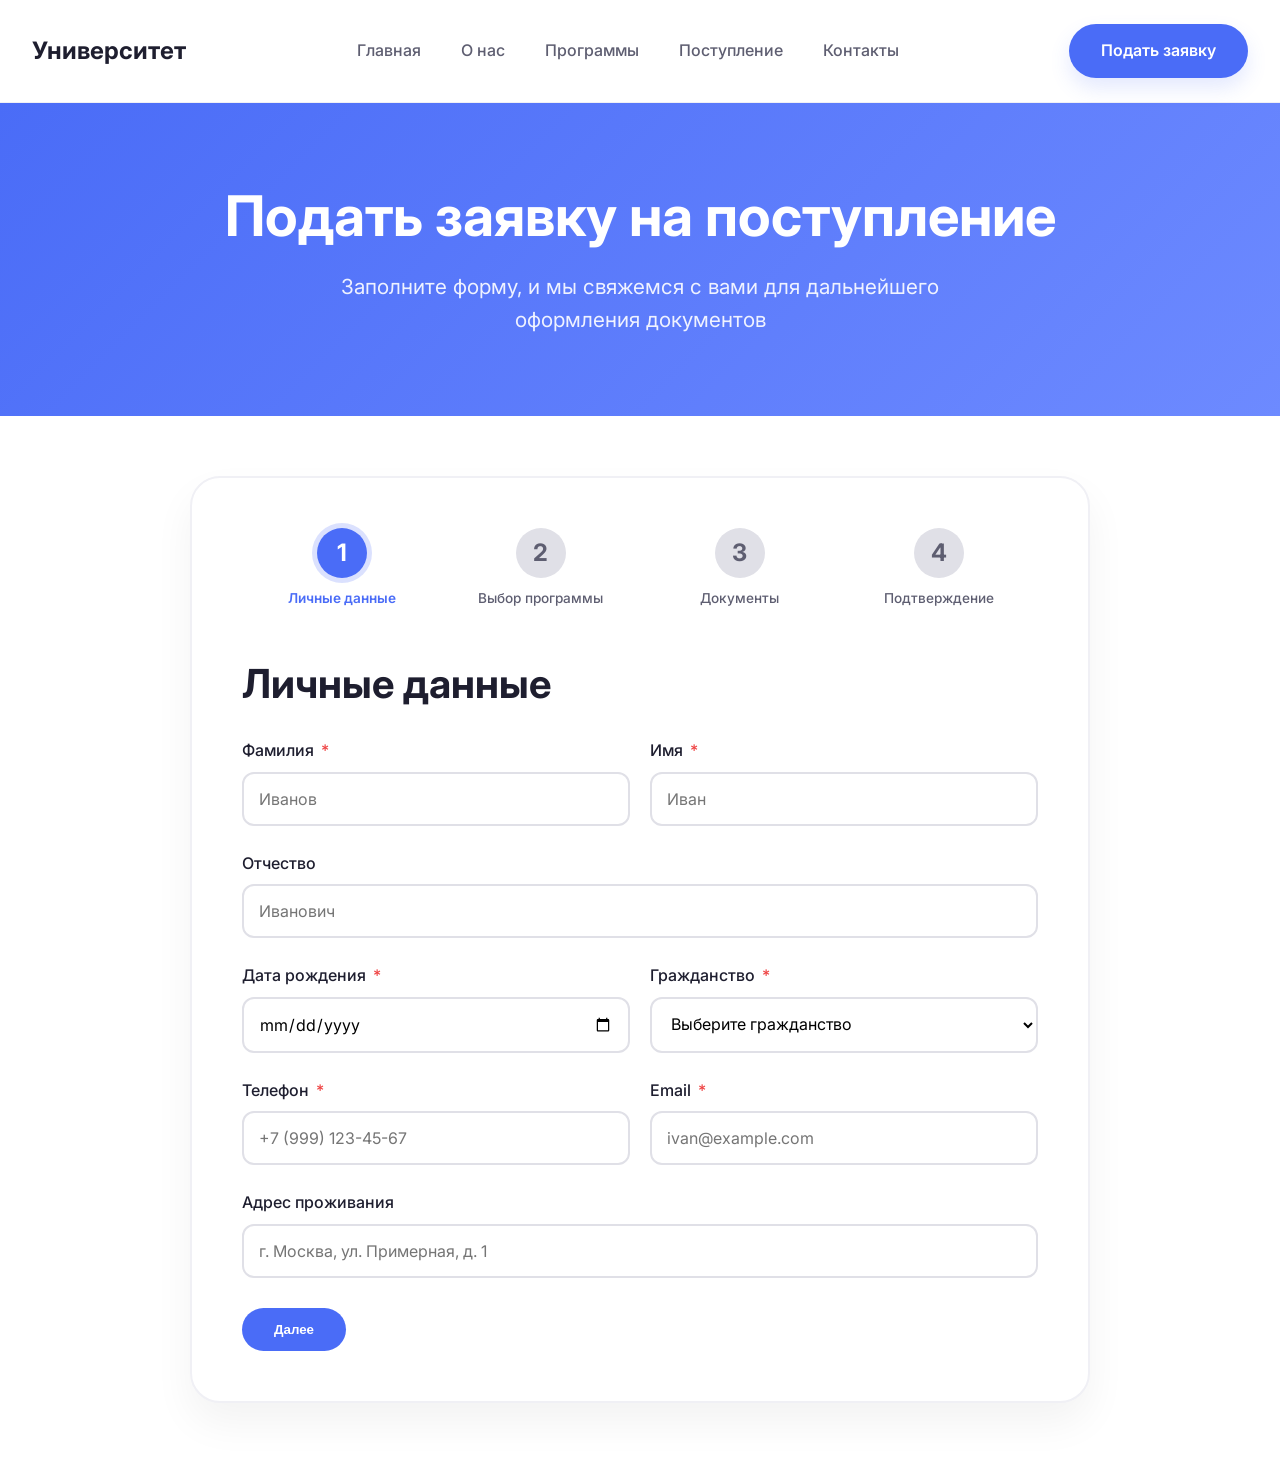
<file: apply.html>
<!DOCTYPE html>
<html lang="ru">
<head>
    <meta charset="UTF-8">
    <meta name="viewport" content="width=device-width, initial-scale=1.0">
    <title>Университет</title>
    <link rel="preconnect" href="https://fonts.googleapis.com">
    <link rel="preconnect" href="https://fonts.gstatic.com" crossorigin>
    <link href="https://fonts.googleapis.com/css2?family=Inter:opsz,wght@14..32,400;14..32,500;14..32,600;14..32,700&display=swap" rel="stylesheet">
    <link rel="stylesheet" href="https://cdnjs.cloudflare.com/ajax/libs/font-awesome/6.0.0-beta3/css/all.min.css">
    <link rel="stylesheet" href="style.css">
    <style>

        .apply-hero {
            background: linear-gradient(135deg, #4a6cf7 0%, #6d8aff 100%);
            color: white;
            padding: 80px 0;
            text-align: center;
        }
        
        .apply-hero h1 {
            color: white;
            margin-bottom: 20px;
            font-size: 3.5rem;
        }
        
        .apply-hero p {
            color: rgba(255,255,255,0.9);
            font-size: 1.3rem;
            max-width: 700px;
            margin: 0 auto;
        }
        
        .apply-container {
            max-width: 900px;
            margin: 60px auto;
            background: white;
            border-radius: 30px;
            padding: 50px;
            box-shadow: 0 20px 40px rgba(0,0,0,0.05);
            border: 2px solid #f0f0f5;
        }
        
        .progress-steps {
            display: flex;
            justify-content: space-between;
            margin-bottom: 50px;
            position: relative;
        }
        
        .progress-steps::before {
            content: '';
            position: absolute;
            top: 25px;
            left: 0;
            width: 100%;
            height: 2px;
            background: #e0e0e7;
            z-index: 1;
        }
        
        .step {
            text-align: center;
            position: relative;
            z-index: 2;
            background: white;
            flex: 1;
        }
        
        .step-number {
            width: 50px;
            height: 50px;
            background: #e0e0e7;
            border-radius: 50%;
            display: flex;
            align-items: center;
            justify-content: center;
            margin: 0 auto 10px;
            font-weight: 700;
            color: #5e5e71;
            transition: all 0.3s;
        }
        
        .step.active .step-number {
            background: #4a6cf7;
            color: white;
            box-shadow: 0 0 0 5px rgba(74,108,247,0.2);
        }
        
        .step.completed .step-number {
            background: #22c55e;
            color: white;
        }
        
        .step.completed .step-number i {
            font-size: 1.2rem;
        }
        
        .step-label {
            font-size: 0.85rem;
            color: #5e5e71;
            font-weight: 500;
        }
        
        .step.active .step-label {
            color: #4a6cf7;
            font-weight: 600;
        }
        
        .form-section {
            display: none;
            animation: fadeIn 0.5s ease;
        }
        
        .form-section.active {
            display: block;
        }
        
        @keyframes fadeIn {
            from {
                opacity: 0;
                transform: translateY(20px);
            }
            to {
                opacity: 1;
                transform: translateY(0);
            }
        }
        
        .form-group {
            margin-bottom: 25px;
        }
        
        .form-group label {
            display: block;
            margin-bottom: 8px;
            color: #1e1e2f;
            font-weight: 500;
        }
        
        .form-group label .required {
            color: #ef4444;
            margin-left: 3px;
        }
        
        .form-group input,
        .form-group select,
        .form-group textarea {
            width: 100%;
            padding: 15px;
            border: 2px solid #e0e0e7;
            border-radius: 12px;
            font-family: 'Inter', sans-serif;
            font-size: 1rem;
            transition: all 0.3s;
        }
        
        .form-group input:focus,
        .form-group select:focus,
        .form-group textarea:focus {
            outline: none;
            border-color: #4a6cf7;
            box-shadow: 0 0 0 3px rgba(74,108,247,0.1);
        }
        
        .form-group input.error,
        .form-group select.error,
        .form-group textarea.error {
            border-color: #ef4444;
        }
        
        .error-message {
            color: #ef4444;
            font-size: 0.85rem;
            margin-top: 5px;
            display: none;
        }
        
        .form-row {
            display: grid;
            grid-template-columns: 1fr 1fr;
            gap: 20px;
        }
        
        .checkbox-group {
            display: flex;
            align-items: center;
            gap: 10px;
            margin: 20px 0;
        }
        
        .checkbox-group input {
            width: auto;
        }
        
        .checkbox-group label {
            margin: 0;
            color: #5e5e71;
        }
        
        .form-buttons {
            display: flex;
            justify-content: space-between;
            gap: 20px;
            margin-top: 30px;
        }
        
        .btn-prev {
            background: #f0f0f5;
            color: #5e5e71;
            border: none;
            padding: 14px 32px;
            border-radius: 40px;
            font-weight: 600;
            cursor: pointer;
            transition: all 0.3s;
        }
        
        .btn-prev:hover {
            background: #e0e0e7;
        }
        
        .btn-next,
        .btn-submit {
            background: #4a6cf7;
            color: white;
            border: none;
            padding: 14px 32px;
            border-radius: 40px;
            font-weight: 600;
            cursor: pointer;
            transition: all 0.3s;
        }
        
        .btn-next:hover,
        .btn-submit:hover {
            background: #3a5be0;
            transform: translateY(-2px);
        }
        
        .btn-submit:disabled {
            background: #b0b0c5;
            cursor: not-allowed;
            transform: none;
        }
        
        .program-options {
            display: grid;
            grid-template-columns: repeat(2, 1fr);
            gap: 15px;
            margin-top: 10px;
        }
        
        .program-option {
            border: 2px solid #e0e0e7;
            border-radius: 12px;
            padding: 15px;
            cursor: pointer;
            transition: all 0.3s;
        }
        
        .program-option:hover {
            border-color: #4a6cf7;
            background: #f9faff;
        }
        
        .program-option.selected {
            border-color: #4a6cf7;
            background: #e8ebfe;
        }
        
        .program-option h4 {
            margin-bottom: 5px;
            color: #1e1e2f;
        }
        
        .program-option p {
            color: #5e5e71;
            font-size: 0.85rem;
            margin: 0;
        }
        
        .file-upload {
            border: 2px dashed #e0e0e7;
            border-radius: 12px;
            padding: 30px;
            text-align: center;
            cursor: pointer;
            transition: all 0.3s;
        }
        
        .file-upload:hover {
            border-color: #4a6cf7;
            background: #f9faff;
        }
        
        .file-upload i {
            font-size: 2rem;
            color: #4a6cf7;
            margin-bottom: 10px;
        }
        
        .file-upload p {
            color: #5e5e71;
            margin: 5px 0;
        }
        
        .file-list {
            margin-top: 15px;
        }
        
        .file-item {
            background: #f9faff;
            padding: 10px 15px;
            border-radius: 8px;
            margin-bottom: 8px;
            display: flex;
            justify-content: space-between;
            align-items: center;
        }
        
        .file-item span {
            color: #1e1e2f;
        }
        
        .file-item button {
            background: none;
            border: none;
            color: #ef4444;
            cursor: pointer;
        }
        
        .summary-info {
            background: #f9faff;
            border-radius: 20px;
            padding: 30px;
            margin-bottom: 30px;
        }
        
        .summary-row {
            display: flex;
            padding: 12px 0;
            border-bottom: 1px solid #e0e0e7;
        }
        
        .summary-label {
            width: 200px;
            font-weight: 600;
            color: #1e1e2f;
        }
        
        .summary-value {
            flex: 1;
            color: #5e5e71;
        }
        
        /* Уведомление (toast) */
        .toast-notification {
            position: fixed;
            top: 100px;
            right: 30px;
            background: white;
            color: #1e1e2f;
            padding: 16px 24px;
            border-radius: 12px;
            box-shadow: 0 10px 40px rgba(0,0,0,0.15);
            display: flex;
            align-items: center;
            gap: 12px;
            z-index: 1000;
            transform: translateX(400px);
            transition: transform 0.3s ease;
            border-left: 4px solid #4a6cf7;
            max-width: 350px;
        }
        
        .toast-notification.show {
            transform: translateX(0);
        }
        
        .toast-icon {
            width: 30px;
            height: 30px;
            background: #4a6cf7;
            border-radius: 50%;
            display: flex;
            align-items: center;
            justify-content: center;
            color: white;
            font-size: 1rem;
        }
        
        .toast-icon.success {
            background: #22c55e;
        }
        
        .toast-icon.error {
            background: #ef4444;
        }
        
        .toast-content {
            flex: 1;
        }
        
        .toast-title {
            font-weight: 700;
            margin-bottom: 4px;
            color: #1e1e2f;
        }
        
        .toast-message {
            color: #5e5e71;
            font-size: 0.9rem;
        }
        
        .toast-close {
            color: #b0b0b5;
            cursor: pointer;
            transition: color 0.3s;
            font-size: 1.2rem;
        }
        
        .toast-close:hover {
            color: #4a6cf7;
        }
        
        @media (max-width: 768px) {
            .apply-container {
                padding: 30px 20px;
                margin: 30px;
            }
            
            .form-row {
                grid-template-columns: 1fr;
            }
            
            .progress-steps {
                flex-direction: column;
                gap: 20px;
            }
            
            .progress-steps::before {
                display: none;
            }
            
            .step {
                display: flex;
                align-items: center;
                gap: 15px;
            }
            
            .step-number {
                margin: 0;
            }
            
            .program-options {
                grid-template-columns: 1fr;
            }
            
            .summary-row {
                flex-direction: column;
            }
            
            .summary-label {
                width: auto;
                margin-bottom: 5px;
            }
            
            .form-buttons {
                flex-direction: column;
            }
            
            .toast-notification {
                top: 20px;
                right: 20px;
                left: 20px;
                max-width: none;
            }
        }
    </style>
</head>
<body>
    <!-- Навигация -->
    <nav class="navbar">
        <div class="container nav-container">
            <a href="index.html" class="logo">Университет</a>
            <ul class="nav-menu">
                <li><a href="index.html">Главная</a></li>
                <li><a href="about.html">О нас</a></li>
                <li><a href="programs.html">Программы</a></li>
                <li><a href="admission.html">Поступление</a></li>
                <li><a href="contacts.html">Контакты</a></li>
            </ul>
            <a href="apply.html" class="btn btn-primary">Подать заявку</a>
        </div>
    </nav>

    <!-- Hero секция -->
    <section class="apply-hero">
        <div class="container">
            <h1>Подать заявку на поступление</h1>
            <p>Заполните форму, и мы свяжемся с вами для дальнейшего оформления документов</p>
        </div>
    </section>

    <!-- Форма подачи заявки -->
    <div class="container">
        <div class="apply-container">
            <!-- Шаги -->
            <div class="progress-steps">
                <div class="step active" data-step="1">
                    <div class="step-number">1</div>
                    <div class="step-label">Личные данные</div>
                </div>
                <div class="step" data-step="2">
                    <div class="step-number">2</div>
                    <div class="step-label">Выбор программы</div>
                </div>
                <div class="step" data-step="3">
                    <div class="step-number">3</div>
                    <div class="step-label">Документы</div>
                </div>
                <div class="step" data-step="4">
                    <div class="step-number">4</div>
                    <div class="step-label">Подтверждение</div>
                </div>
            </div>

            <!-- Форма -->
            <form id="applyForm">
                <!-- Шаг 1: Личные данные -->
                <div class="form-section active" id="step1">
                    <h2 style="margin-bottom: 30px;">Личные данные</h2>
                    
                    <div class="form-row">
                        <div class="form-group">
                            <label>Фамилия <span class="required">*</span></label>
                            <input type="text" id="lastname" name="lastname" placeholder="Иванов">
                            <div class="error-message">Пожалуйста, укажите фамилию</div>
                        </div>
                        
                        <div class="form-group">
                            <label>Имя <span class="required">*</span></label>
                            <input type="text" id="firstname" name="firstname" placeholder="Иван">
                            <div class="error-message">Пожалуйста, укажите имя</div>
                        </div>
                    </div>
                    
                    <div class="form-group">
                        <label>Отчество</label>
                        <input type="text" id="patronymic" name="patronymic" placeholder="Иванович">
                    </div>
                    
                    <div class="form-row">
                        <div class="form-group">
                            <label>Дата рождения <span class="required">*</span></label>
                            <input type="date" id="birthdate" name="birthdate">
                            <div class="error-message">Пожалуйста, укажите дату рождения</div>
                        </div>
                        
                        <div class="form-group">
                            <label>Гражданство <span class="required">*</span></label>
                            <select id="citizenship" name="citizenship">
                                <option value="">Выберите гражданство</option>
                                <option value="rf">Российская Федерация</option>
                                <option value="other">Другое</option>
                            </select>
                            <div class="error-message">Пожалуйста, укажите гражданство</div>
                        </div>
                    </div>
                    
                    <div class="form-row">
                        <div class="form-group">
                            <label>Телефон <span class="required">*</span></label>
                            <input type="tel" id="phone" name="phone" placeholder="+7 (999) 123-45-67">
                            <div class="error-message">Пожалуйста, укажите телефон</div>
                        </div>
                        
                        <div class="form-group">
                            <label>Email <span class="required">*</span></label>
                            <input type="email" id="email" name="email" placeholder="ivan@example.com">
                            <div class="error-message">Пожалуйста, укажите корректный email</div>
                        </div>
                    </div>
                    
                    <div class="form-group">
                        <label>Адрес проживания</label>
                        <input type="text" id="address" name="address" placeholder="г. Москва, ул. Примерная, д. 1">
                    </div>
                </div>

                <!-- Шаг 2: Выбор программы -->
                <div class="form-section" id="step2">
                    <h2 style="margin-bottom: 30px;">Выбор программы обучения</h2>
                    
                    <div class="form-group">
                        <label>Уровень образования <span class="required">*</span></label>
                        <select id="educationLevel" name="educationLevel">
                            <option value="">Выберите уровень</option>
                            <option value="bachelor">Бакалавриат</option>
                            <option value="master">Магистратура</option>
                            <option value="phd">Аспирантура</option>
                            <option value="additional">Дополнительное образование</option>
                        </select>
                        <div class="error-message">Пожалуйста, выберите уровень образования</div>
                    </div>
                    
                    <div class="form-group">
                        <label>Направление подготовки <span class="required">*</span></label>
                        <select id="program" name="program">
                            <option value="">Сначала выберите уровень образования</option>
                        </select>
                        <div class="error-message">Пожалуйста, выберите программу</div>
                    </div>
                    
                    <div class="form-group">
                        <label>Форма обучения <span class="required">*</span></label>
                        <select id="studyForm" name="studyForm">
                            <option value="">Выберите форму</option>
                            <option value="fulltime">Очная</option>
                            <option value="evening">Очно-заочная (вечерняя)</option>
                            <option value="distance">Заочная</option>
                        </select>
                        <div class="error-message">Пожалуйста, выберите форму обучения</div>
                    </div>
                    
                    <div class="form-group">
                        <label>Основа обучения</label>
                        <select id="basis" name="basis">
                            <option value="budget">Бюджетная (при наличии мест)</option>
                            <option value="paid">Платная</option>
                            <option value="target">Целевое обучение</option>
                        </select>
                    </div>
                </div>

                <!-- Шаг 3: Документы -->
                <div class="form-section" id="step3">
                    <h2 style="margin-bottom: 30px;">Документы об образовании</h2>
                    
                    <div class="form-group">
                        <label>Тип документа <span class="required">*</span></label>
                        <select id="docType" name="docType">
                            <option value="">Выберите тип документа</option>
                            <option value="school">Аттестат о среднем образовании (11 классов)</option>
                            <option value="college">Диплом о среднем профессиональном образовании</option>
                            <option value="bachelor">Диплом бакалавра</option>
                            <option value="master">Диплом магистра</option>
                            <option value="foreign">Иностранный документ об образовании</option>
                        </select>
                        <div class="error-message">Пожалуйста, выберите тип документа</div>
                    </div>
                    
                    <div class="form-group">
                        <label>Год окончания <span class="required">*</span></label>
                        <input type="number" id="gradYear" name="gradYear" placeholder="2025" min="2000" max="2025">
                        <div class="error-message">Пожалуйста, укажите год окончания</div>
                    </div>
                    
                    <div class="form-group">
                        <label>Средний балл (если есть)</label>
                        <input type="text" id="avgScore" name="avgScore" placeholder="4.5">
                    </div>
                    
                    <div class="form-group">
                        <label>Результаты ЕГЭ (через запятую)</label>
                        <input type="text" id="examScores" name="examScores" placeholder="Математика: 85, Русский: 92, Информатика: 88">
                    </div>
                    
                    <div class="form-group">
                        <label>Загрузите копии документов (если есть)</label>
                        <div class="file-upload" id="fileUpload">
                            <i class="fas fa-cloud-upload-alt"></i>
                            <p>Нажмите или перетащите файлы</p>
                            <p style="font-size: 0.8rem;">Максимум 10 МБ, форматы: PDF, JPG, PNG</p>
                            <input type="file" id="fileInput" multiple style="display: none;">
                        </div>
                        <div id="fileList" class="file-list"></div>
                    </div>
                </div>

                <!-- Шаг 4: Подтверждение -->
                <div class="form-section" id="step4">
                    <h2 style="margin-bottom: 30px;">Проверьте данные</h2>
                    
                    <div class="summary-info">
                        <div class="summary-row">
                            <div class="summary-label">ФИО:</div>
                            <div class="summary-value" id="summaryFullName"></div>
                        </div>
                        <div class="summary-row">
                            <div class="summary-label">Дата рождения:</div>
                            <div class="summary-value" id="summaryBirthdate"></div>
                        </div>
                        <div class="summary-row">
                            <div class="summary-label">Телефон:</div>
                            <div class="summary-value" id="summaryPhone"></div>
                        </div>
                        <div class="summary-row">
                            <div class="summary-label">Email:</div>
                            <div class="summary-value" id="summaryEmail"></div>
                        </div>
                        <div class="summary-row">
                            <div class="summary-label">Программа:</div>
                            <div class="summary-value" id="summaryProgram"></div>
                        </div>
                        <div class="summary-row">
                            <div class="summary-label">Форма обучения:</div>
                            <div class="summary-value" id="summaryStudyForm"></div>
                        </div>
                        <div class="summary-row">
                            <div class="summary-label">Основа обучения:</div>
                            <div class="summary-value" id="summaryBasis"></div>
                        </div>
                    </div>
                    
                    <div class="checkbox-group">
                        <input type="checkbox" id="consent" required>
                        <label for="consent">Я подтверждаю достоверность предоставленных данных и даю согласие на обработку персональных данных <span class="required">*</span></label>
                    </div>
                    
                    <div class="form-buttons">
                        <button type="button" class="btn-prev" onclick="prevStep()">Назад</button>
                        <button type="button" class="btn-submit" id="submitBtn">Отправить заявку</button>
                    </div>
                </div>
                
                <!-- Кнопки навигации для первых трех шагов -->
                <div class="form-buttons" id="navButtons" style="margin-top: 30px;">
                    <button type="button" class="btn-prev" id="prevBtn" onclick="prevStep()" style="display: none;">Назад</button>
                    <button type="button" class="btn-next" id="nextBtn" onclick="nextStep()">Далее</button>
                </div>
            </form>
        </div>
    </div>

    <!-- Уведомление -->
    <div id="toastNotification" class="toast-notification">
        <div class="toast-icon" id="toastIcon"><i class="fas fa-check"></i></div>
        <div class="toast-content">
            <div class="toast-title" id="toastTitle">Успешно!</div>
            <div class="toast-message" id="toastMessage">Ваша заявка отправлена</div>
        </div>
        <div class="toast-close" onclick="closeToast()"><i class="fas fa-times"></i></div>
    </div>

    <script>
        // Данные программ
        const programs = {
            bachelor: [
                { value: "math_it", name: "Прикладная математика и информатика" },
                { value: "economics", name: "Экономика и финансы" },
                { value: "software", name: "Программная инженерия" },
                { value: "biotech", name: "Биотехнология" }
            ],
            master: [
                { value: "ai", name: "Искусственный интеллект" },
                { value: "int_business", name: "Международный бизнес" },
                { value: "bioinfo", name: "Биоинформатика" },
                { value: "fin_eng", name: "Финансовый инжиниринг" }
            ],
            phd: [
                { value: "math_model", name: "Математическое моделирование" },
                { value: "economics_phd", name: "Экономика и управление" },
                { value: "physics", name: "Физика конденсированного состояния" }
            ],
            additional: [
                { value: "data_science", name: "Data Science (профессиональная переподготовка)" },
                { value: "project_management", name: "Управление проектами" },
                { value: "mba", name: "MBA - Мастер делового администрирования" }
            ]
        };

        let currentStep = 1;
        let uploadedFiles = [];

        // Обновление списка программ при выборе уровня образования
        document.getElementById('educationLevel').addEventListener('change', function() {
            const level = this.value;
            const programSelect = document.getElementById('program');
            programSelect.innerHTML = '<option value="">Выберите программу</option>';
            
            if (level && programs[level]) {
                programs[level].forEach(prog => {
                    const option = document.createElement('option');
                    option.value = prog.value;
                    option.textContent = prog.name;
                    programSelect.appendChild(option);
                });
            }
        });

        // Валидация текущего шага
        function validateStep(step) {
            let isValid = true;
            
            if (step === 1) {
                const fields = ['lastname', 'firstname', 'birthdate', 'citizenship', 'phone', 'email'];
                fields.forEach(field => {
                    const input = document.getElementById(field);
                    const errorDiv = input.parentElement.querySelector('.error-message');
                    if (!input.value.trim()) {
                        input.classList.add('error');
                        if (errorDiv) errorDiv.style.display = 'block';
                        isValid = false;
                    } else {
                        input.classList.remove('error');
                        if (errorDiv) errorDiv.style.display = 'none';
                    }
                });
                
                // Проверка email
                const email = document.getElementById('email').value;
                const emailRegex = /^[^\s@]+@([^\s@]+\.)+[^\s@]+$/;
                if (email && !emailRegex.test(email)) {
                    document.getElementById('email').classList.add('error');
                    document.getElementById('email').parentElement.querySelector('.error-message').style.display = 'block';
                    isValid = false;
                }
            }
            
            if (step === 2) {
                const fields = ['educationLevel', 'program', 'studyForm'];
                fields.forEach(field => {
                    const input = document.getElementById(field);
                    const errorDiv = input.parentElement.querySelector('.error-message');
                    if (!input.value) {
                        input.classList.add('error');
                        if (errorDiv) errorDiv.style.display = 'block';
                        isValid = false;
                    } else {
                        input.classList.remove('error');
                        if (errorDiv) errorDiv.style.display = 'none';
                    }
                });
            }
            
            if (step === 3) {
                const fields = ['docType', 'gradYear'];
                fields.forEach(field => {
                    const input = document.getElementById(field);
                    const errorDiv = input.parentElement.querySelector('.error-message');
                    if (!input.value.trim()) {
                        input.classList.add('error');
                        if (errorDiv) errorDiv.style.display = 'block';
                        isValid = false;
                    } else {
                        input.classList.remove('error');
                        if (errorDiv) errorDiv.style.display = 'none';
                    }
                });
            }
            
            return isValid;
        }

        // Переход на следующий шаг
        function nextStep() {
            if (validateStep(currentStep)) {
                if (currentStep < 4) {
                    document.getElementById(`step${currentStep}`).classList.remove('active');
                    document.querySelector(`.step[data-step="${currentStep}"]`).classList.remove('active');
                    document.querySelector(`.step[data-step="${currentStep}"]`).classList.add('completed');
                    
                    currentStep++;
                    
                    document.getElementById(`step${currentStep}`).classList.add('active');
                    document.querySelector(`.step[data-step="${currentStep}"]`).classList.add('active');
                    
                    updateButtons();
                    
                    if (currentStep === 4) {
                        updateSummary();
                    }
                }
            }
        }

        // Переход на предыдущий шаг
        function prevStep() {
            if (currentStep > 1) {
                document.getElementById(`step${currentStep}`).classList.remove('active');
                document.querySelector(`.step[data-step="${currentStep}"]`).classList.remove('active');
                
                currentStep--;
                
                document.getElementById(`step${currentStep}`).classList.add('active');
                document.querySelector(`.step[data-step="${currentStep}"]`).classList.add('active');
                document.querySelector(`.step[data-step="${currentStep + 1}"]`).classList.remove('completed');
                
                updateButtons();
            }
        }

        // Обновление кнопок навигации
        function updateButtons() {
            const prevBtn = document.getElementById('prevBtn');
            const nextBtn = document.getElementById('nextBtn');
            const navButtons = document.getElementById('navButtons');
            
            if (currentStep === 4) {
                navButtons.style.display = 'none';
            } else {
                navButtons.style.display = 'flex';
                prevBtn.style.display = currentStep === 1 ? 'none' : 'block';
                nextBtn.textContent = currentStep === 3 ? 'Проверить данные' : 'Далее';
            }
        }

        // Обновление сводки на последнем шаге
        function updateSummary() {
            document.getElementById('summaryFullName').textContent = 
                `${document.getElementById('lastname').value} ${document.getElementById('firstname').value} ${document.getElementById('patronymic').value}`;
            document.getElementById('summaryBirthdate').textContent = document.getElementById('birthdate').value;
            document.getElementById('summaryPhone').textContent = document.getElementById('phone').value;
            document.getElementById('summaryEmail').textContent = document.getElementById('email').value;
            
            const programSelect = document.getElementById('program');
            const programText = programSelect.options[programSelect.selectedIndex]?.text || 'Не выбрано';
            document.getElementById('summaryProgram').textContent = programText;
            
            const studyFormSelect = document.getElementById('studyForm');
            const studyFormText = studyFormSelect.options[studyFormSelect.selectedIndex]?.text || 'Не выбрано';
            document.getElementById('summaryStudyForm').textContent = studyFormText;
            
            const basisSelect = document.getElementById('basis');
            const basisText = basisSelect.options[basisSelect.selectedIndex]?.text || 'Не выбрано';
            document.getElementById('summaryBasis').textContent = basisText;
        }

     
        function showToast(title, message, type = 'success') {
            const toast = document.getElementById('toastNotification');
            const toastIcon = document.getElementById('toastIcon');
            const toastTitle = document.getElementById('toastTitle');
            const toastMessage = document.getElementById('toastMessage');
            
            toastIcon.innerHTML = type === 'success' ? '<i class="fas fa-check"></i>' : '<i class="fas fa-exclamation"></i>';
            toastIcon.className = 'toast-icon ' + (type === 'success' ? 'success' : 'error');
            toastTitle.textContent = title;
            toastMessage.textContent = message;
            
            toast.classList.add('show');
            
            setTimeout(() => {
                closeToast();
            }, 5000);
        }
        
        function closeToast() {
            document.getElementById('toastNotification').classList.remove('show');
        }
        
        // Отправка формы
        document.getElementById('submitBtn').addEventListener('click', function() {
            const consent = document.getElementById('consent').checked;
            
            if (!consent) {
                showToast('Ошибка', 'Необходимо согласие на обработку персональных данных', 'error');
                return;
            }
            
            // Собираем данные
            const formData = {
                lastname: document.getElementById('lastname').value,
                firstname: document.getElementById('firstname').value,
                patronymic: document.getElementById('patronymic').value,
                birthdate: document.getElementById('birthdate').value,
                citizenship: document.getElementById('citizenship').value,
                phone: document.getElementById('phone').value,
                email: document.getElementById('email').value,
                address: document.getElementById('address').value,
                educationLevel: document.getElementById('educationLevel').value,
                program: document.getElementById('program').value,
                studyForm: document.getElementById('studyForm').value,
                basis: document.getElementById('basis').value,
                docType: document.getElementById('docType').value,
                gradYear: document.getElementById('gradYear').value,
                avgScore: document.getElementById('avgScore').value,
                examScores: document.getElementById('examScores').value
            };
          localStorage.setItem('application_' + Date.now
</file>
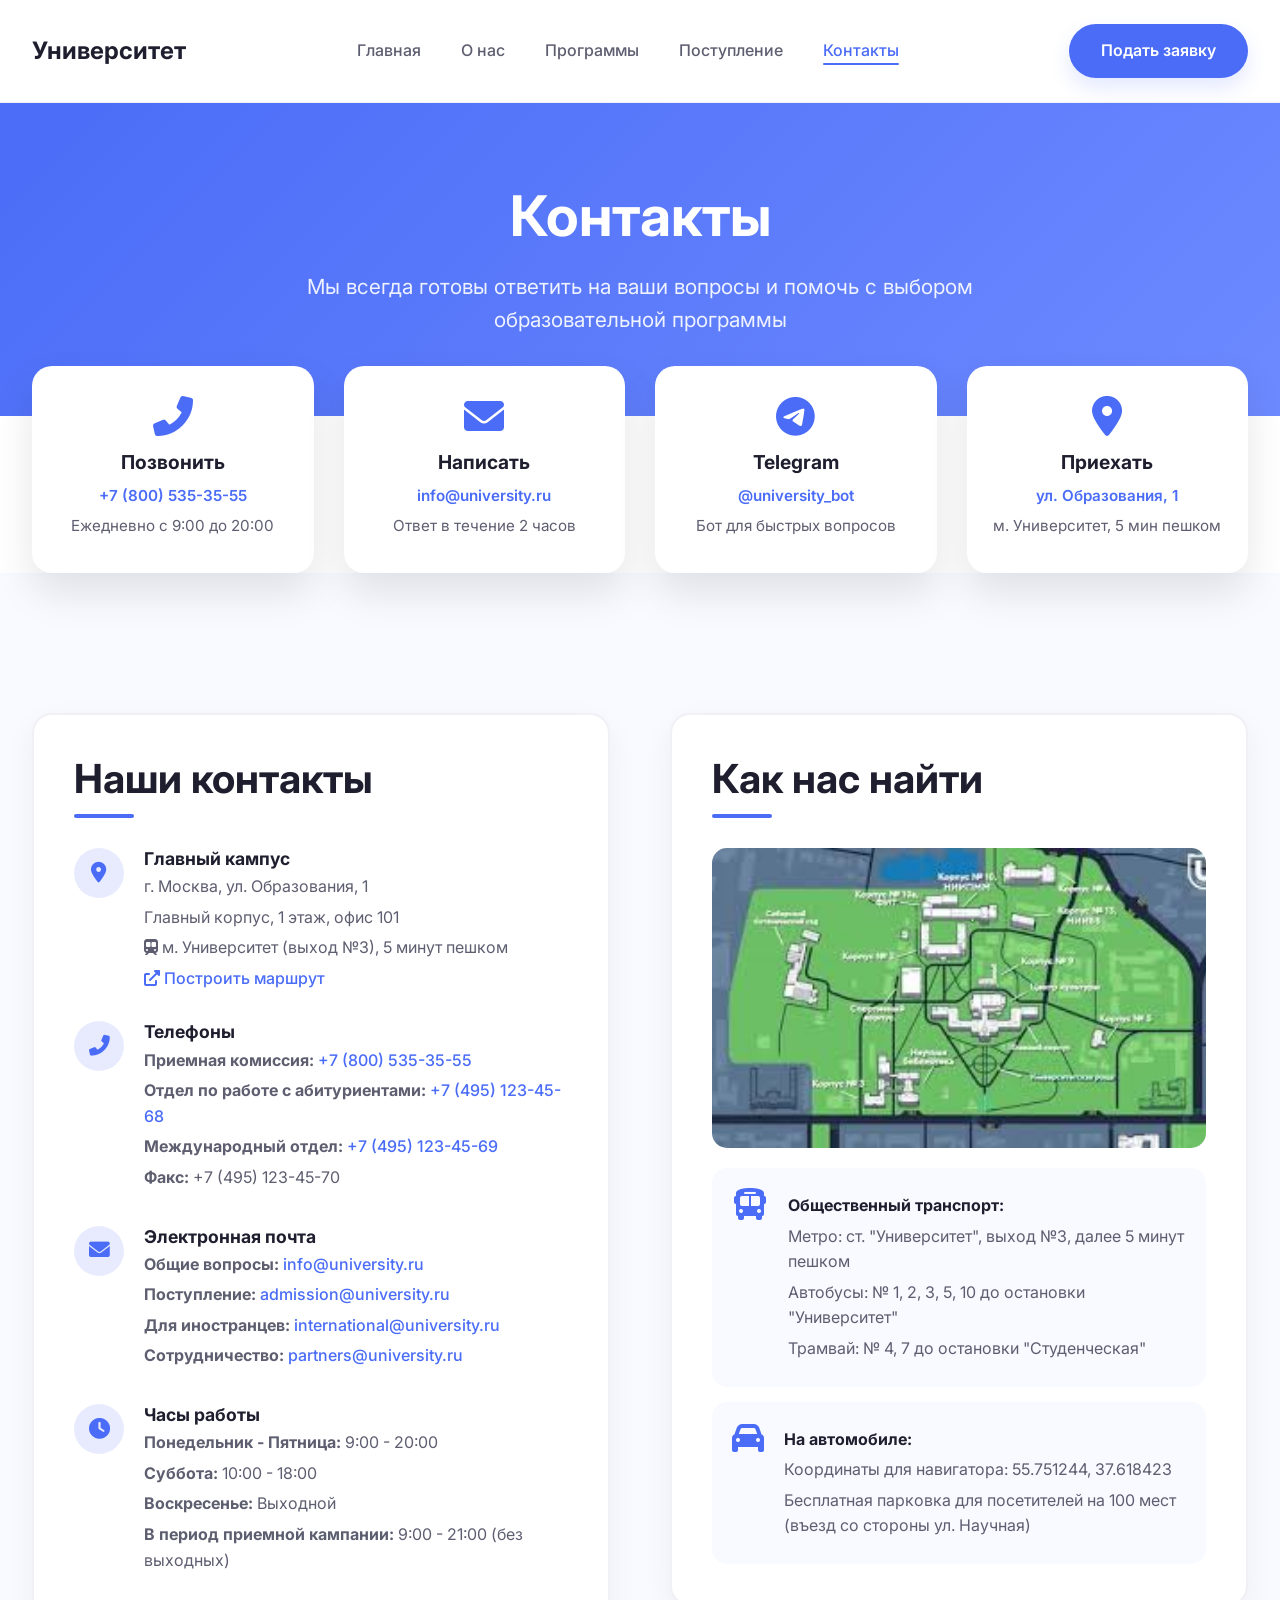
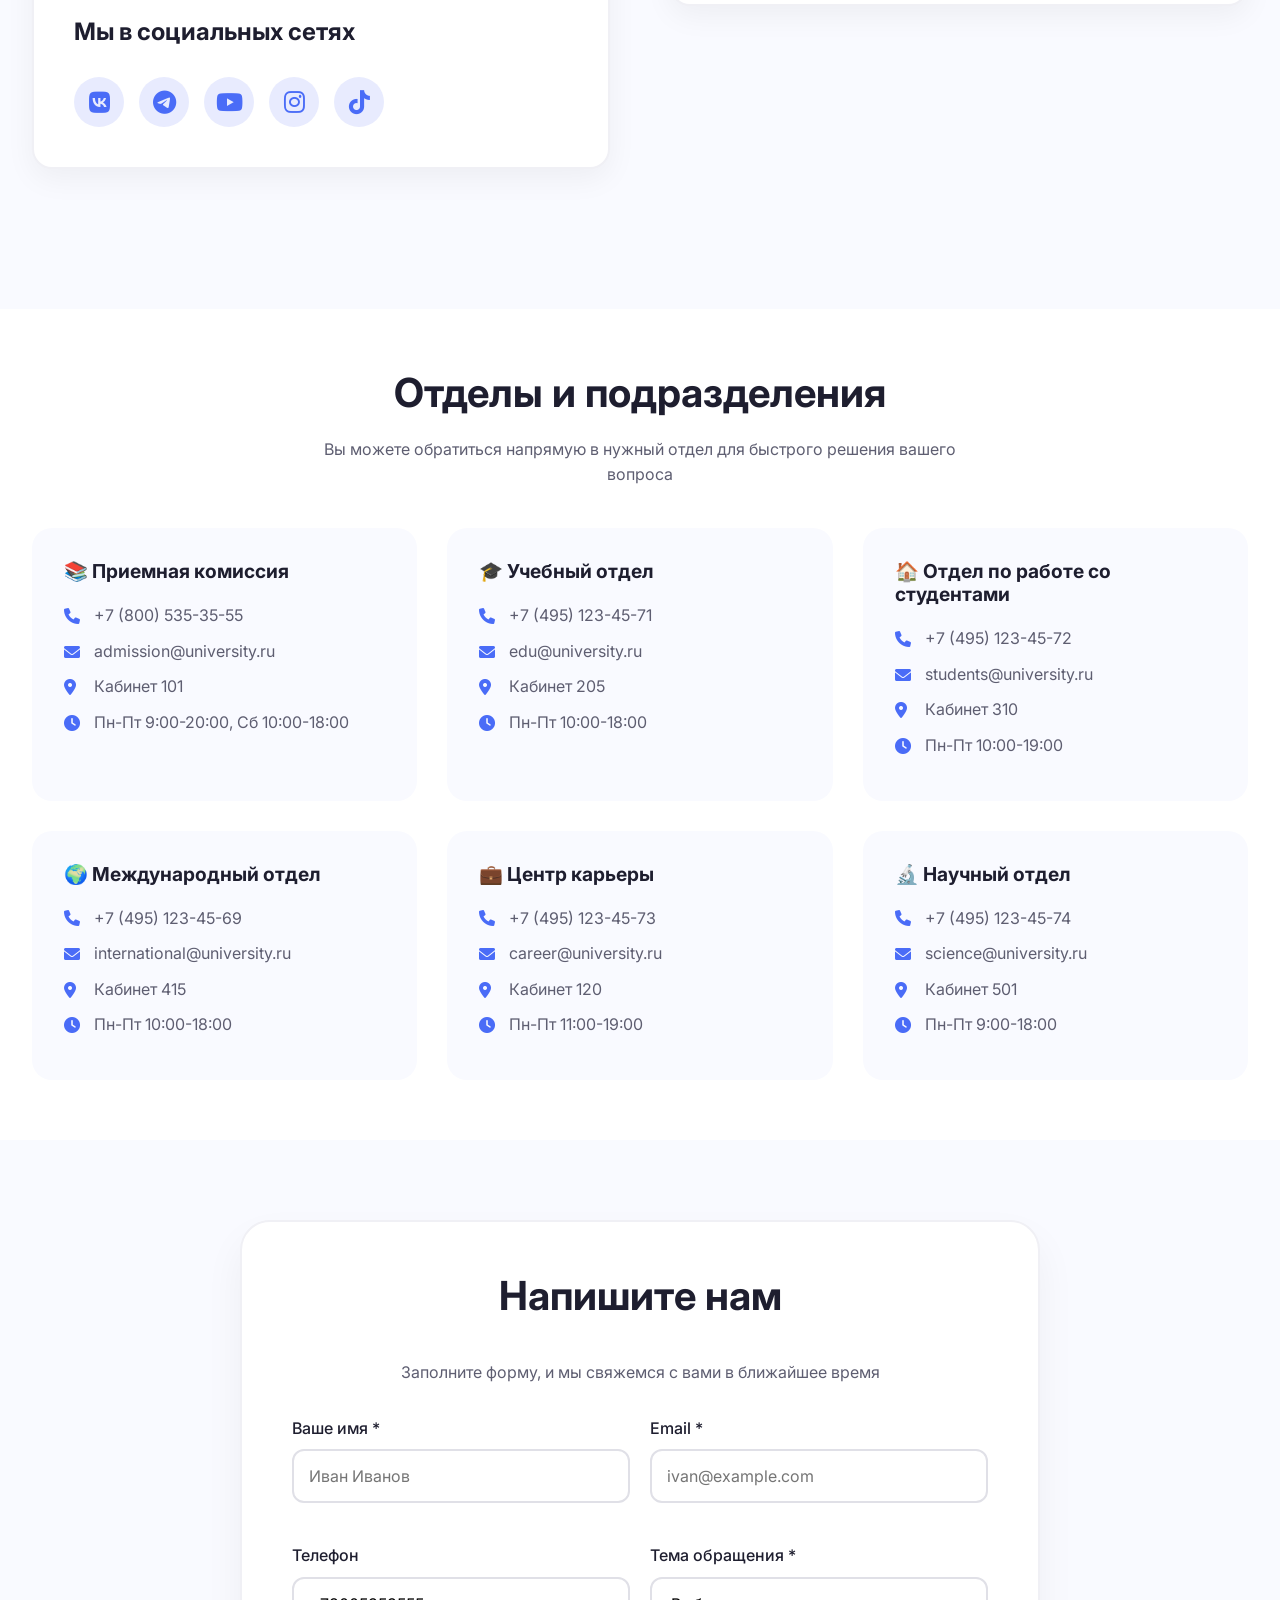
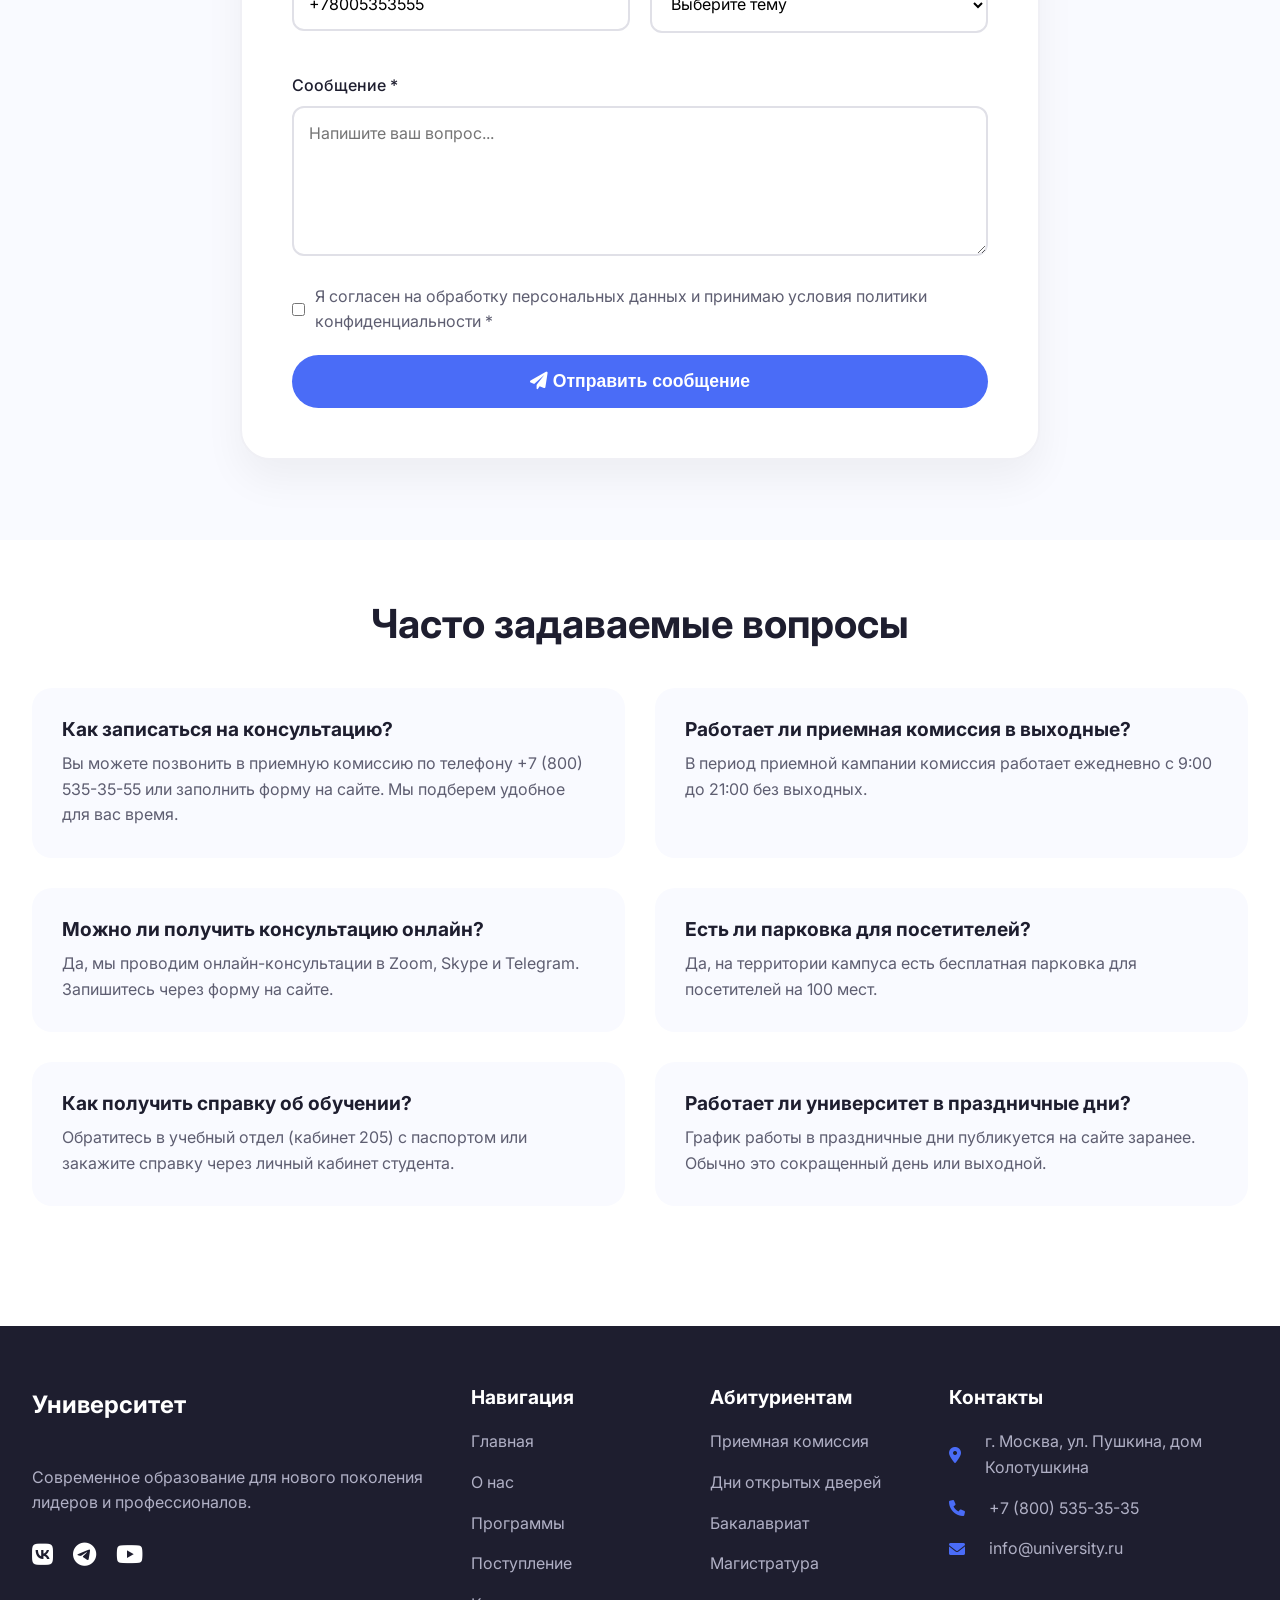
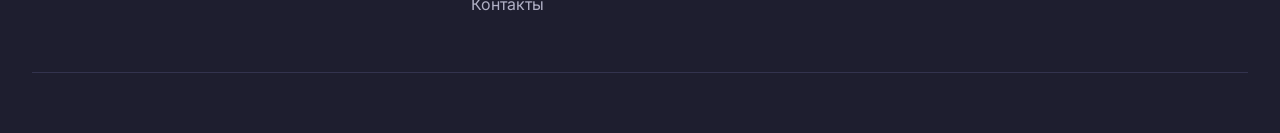
<file: contacts.html>
<!DOCTYPE html>
<html lang="ru">
<head>
    <meta charset="UTF-8">
    <meta name="viewport" content="width=device-width, initial-scale=1.0">
    <title>Университет</title>
    <link rel="preconnect" href="https://fonts.googleapis.com">
    <link rel="preconnect" href="https://fonts.gstatic.com" crossorigin>
    <link href="https://fonts.googleapis.com/css2?family=Inter:opsz,wght@14..32,400;14..32,500;14..32,600;14..32,700&display=swap" rel="stylesheet">
    <link rel="stylesheet" href="https://cdnjs.cloudflare.com/ajax/libs/font-awesome/6.0.0-beta3/css/all.min.css">
    <link rel="stylesheet" href="style.css">
    <style>
        /* Дополнительные стили для страницы контактов */
        .contacts-hero {
            background: linear-gradient(135deg, #4a6cf7 0%, #6d8aff 100%);
            color: white;
            padding: 80px 0;
            text-align: center;
        }
        
        .contacts-hero h1 {
            color: white;
            margin-bottom: 20px;
            font-size: 3.5rem;
        }
        
        .contacts-hero p {
            color: rgba(255,255,255,0.9);
            font-size: 1.3rem;
            max-width: 700px;
            margin: 0 auto;
        }
        
        .contacts-quick-grid {
            display: grid;
            grid-template-columns: repeat(4, 1fr);
            gap: 30px;
            margin-top: -50px;
            position: relative;
            z-index: 10;
        }
        
        .contact-quick-card {
            background: white;
            padding: 30px 20px;
            border-radius: 20px;
            box-shadow: 0 20px 40px rgba(0,0,0,0.1);
            text-align: center;
            transition: all 0.3s;
            text-decoration: none;
            color: inherit;
            display: block;
        }
        
        .contact-quick-card:hover {
            transform: translateY(-10px);
            box-shadow: 0 30px 60px rgba(74,108,247,0.2);
        }
        
        .contact-quick-card i {
            font-size: 2.5rem;
            color: #4a6cf7;
            margin-bottom: 15px;
        }
        
        .contact-quick-card h3 {
            margin-bottom: 10px;
            color: #1e1e2f;
            font-size: 1.2rem;
        }
        
        .contact-quick-card p {
            color: #5e5e71;
            margin: 5px 0;
            font-size: 0.95rem;
        }
        
        .contact-quick-card .highlight {
            color: #4a6cf7;
            font-weight: 600;
        }
        
        .main-contacts-section {
            padding: 80px 0;
            background: #f9faff;
        }
        
        .contacts-grid {
            display: grid;
            grid-template-columns: 1fr 1fr;
            gap: 60px;
            align-items: start;
        }
        
        .contact-info-card {
            background: white;
            border-radius: 20px;
            padding: 40px;
            box-shadow: 0 10px 30px rgba(0,0,0,0.05);
            border: 2px solid #f0f0f5;
        }
        
        .contact-info-card h2 {
            margin-bottom: 30px;
            color: #1e1e2f;
            position: relative;
            padding-bottom: 15px;
        }
        
        .contact-info-card h2:after {
            content: '';
            position: absolute;
            bottom: 0;
            left: 0;
            width: 60px;
            height: 4px;
            background: #4a6cf7;
            border-radius: 2px;
        }
        
        .contact-details-list {
            margin-bottom: 40px;
        }
        
        .contact-detail-item {
            display: flex;
            gap: 20px;
            margin-bottom: 30px;
            align-items: flex-start;
        }
        
        .contact-detail-icon {
            width: 50px;
            height: 50px;
            background: #e8ebfe;
            border-radius: 50%;
            display: flex;
            align-items: center;
            justify-content: center;
            color: #4a6cf7;
            font-size: 1.3rem;
            flex-shrink: 0;
        }
        
        .contact-detail-text h3 {
            margin-bottom: 5px;
            color: #1e1e2f;
            font-size: 1.1rem;
        }
        
        .contact-detail-text p {
            color: #5e5e71;
            margin: 5px 0;
        }
        
        .contact-detail-text a {
            color: #4a6cf7;
            text-decoration: none;
            font-weight: 500;
            transition: color 0.3s;
        }
        
        .contact-detail-text a:hover {
            color: #3a5be0;
            text-decoration: underline;
        }
        
        .social-links-large {
            display: flex;
            gap: 15px;
            margin-top: 30px;
        }
        
        .social-link-large {
            width: 50px;
            height: 50px;
            background: #e8ebfe;
            border-radius: 50%;
            display: flex;
            align-items: center;
            justify-content: center;
            color: #4a6cf7;
            font-size: 1.5rem;
            transition: all 0.3s;
            text-decoration: none;
        }
        
        .social-link-large:hover {
            background: #4a6cf7;
            color: white;
            transform: translateY(-5px);
        }
        
        .map-card {
            background: white;
            border-radius: 20px;
            padding: 40px;
            box-shadow: 0 10px 30px rgba(0,0,0,0.05);
            border: 2px solid #f0f0f5;
        }
        
        .map-card h2 {
            margin-bottom: 30px;
            color: #1e1e2f;
            position: relative;
            padding-bottom: 15px;
        }
        
        .map-card h2:after {
            content: '';
            position: absolute;
            bottom: 0;
            left: 0;
            width: 60px;
            height: 4px;
            background: #4a6cf7;
            border-radius: 2px;
        }
        
        .map-container {
            border-radius: 15px;
            overflow: hidden;
            margin-bottom: 20px;
            height: 300px;
            background: #f0f0f5;
        }
        
        .map-container img {
            width: 100%;
            height: 100%;
            object-fit: cover;
            transition: transform 0.3s;
        }
        
        .map-container:hover img {
            transform: scale(1.02);
        }
        
        .route-info {
            display: flex;
            gap: 20px;
            margin-top: 20px;
            padding: 20px;
            background: #f9faff;
            border-radius: 15px;
        }
        
        .route-info i {
            font-size: 2rem;
            color: #4a6cf7;
        }
        
        .route-text p {
            color: #5e5e71;
            margin: 5px 0;
        }
        
        .route-text strong {
            color: #1e1e2f;
        }
        
        .departments-section {
            padding: 60px 0;
            background: white;
        }
        
        .departments-grid {
            display: grid;
            grid-template-columns: repeat(3, 1fr);
            gap: 30px;
            margin-top: 40px;
        }
        
        .department-card {
            background: #f9faff;
            border-radius: 20px;
            padding: 30px;
            transition: transform 0.3s;
            border: 2px solid transparent;
        }
        
        .department-card:hover {
            transform: translateY(-5px);
            border-color: #4a6cf7;
        }
        
        .department-card h3 {
            margin-bottom: 20px;
            color: #1e1e2f;
            font-size: 1.2rem;
        }
        
        .department-card p {
            color: #5e5e71;
            margin: 10px 0;
            display: flex;
            align-items: center;
            gap: 10px;
        }
        
        .department-card i {
            color: #4a6cf7;
            width: 20px;
        }
        
        .feedback-section {
            padding: 80px 0;
            background: #f9faff;
        }
        
        .feedback-container {
            max-width: 800px;
            margin: 0 auto;
            background: white;
            border-radius: 30px;
            padding: 50px;
            box-shadow: 0 20px 40px rgba(0,0,0,0.05);
            border: 2px solid #f0f0f5;
        }
        
        .feedback-container h2 {
            text-align: center;
            margin-bottom: 40px;
            color: #1e1e2f;
        }
        
        .form-row {
            display: grid;
            grid-template-columns: 1fr 1fr;
            gap: 20px;
            margin-bottom: 20px;
        }
        
        .form-group {
            margin-bottom: 20px;
        }
        
        .form-group label {
            display: block;
            margin-bottom: 8px;
            color: #1e1e2f;
            font-weight: 500;
        }
        
        .form-group input,
        .form-group select,
        .form-group textarea {
            width: 100%;
            padding: 15px;
            border: 2px solid #e0e0e7;
            border-radius: 12px;
            font-family: 'Inter', sans-serif;
            font-size: 1rem;
            transition: all 0.3s;
        }
        
        .form-group input:focus,
        .form-group select:focus,
        .form-group textarea:focus {
            outline: none;
            border-color: #4a6cf7;
            box-shadow: 0 0 0 3px rgba(74,108,247,0.1);
        }
        
        .form-group textarea {
            height: 150px;
            resize: vertical;
        }
        
        .checkbox-group {
            display: flex;
            align-items: center;
            gap: 10px;
            margin: 20px 0;
        }
        
        .checkbox-group input {
            width: auto;
        }
        
        .checkbox-group label {
            margin: 0;
            color: #5e5e71;
        }
        
        .submit-btn {
            background: #4a6cf7;
            color: white;
            border: none;
            padding: 16px 40px;
            border-radius: 40px;
            font-weight: 600;
            font-size: 1.1rem;
            cursor: pointer;
            transition: all 0.3s;
            width: 100%;
        }
        
        .submit-btn:hover {
            background: #3a5be0;
            transform: translateY(-2px);
            box-shadow: 0 10px 20px rgba(74,108,247,0.2);
        }
        
        .faq-mini-section {
            padding: 60px 0;
            background: white;
        }
        
        .faq-mini-grid {
            display: grid;
            grid-template-columns: repeat(2, 1fr);
            gap: 30px;
            margin-top: 40px;
        }
        
        .faq-mini-item {
            background: #f9faff;
            border-radius: 20px;
            padding: 30px;
            transition: transform 0.3s;
        }
        
        .faq-mini-item:hover {
            transform: translateX(10px);
        }
        
        .faq-mini-item h4 {
            margin-bottom: 10px;
            color: #1e1e2f;
            font-size: 1.2rem;
        }
        
        .faq-mini-item p {
            color: #5e5e71;
            margin: 0;
        }
        
        /* Стили для уведомления (toast) */
        .toast-notification {
            position: fixed;
            top: 100px;
            right: 30px;
            background: white;
            color: #1e1e2f;
            padding: 16px 24px;
            border-radius: 12px;
            box-shadow: 0 10px 40px rgba(0,0,0,0.15);
            display: flex;
            align-items: center;
            gap: 12px;
            z-index: 1000;
            transform: translateX(400px);
            transition: transform 0.3s ease;
            border-left: 4px solid #4a6cf7;
            max-width: 350px;
        }
        
        .toast-notification.show {
            transform: translateX(0);
        }
        
        .toast-icon {
            width: 30px;
            height: 30px;
            background: #4a6cf7;
            border-radius: 50%;
            display: flex;
            align-items: center;
            justify-content: center;
            color: white;
            font-size: 1rem;
        }
        
        .toast-content {
            flex: 1;
        }
        
        .toast-title {
            font-weight: 700;
            margin-bottom: 4px;
            color: #1e1e2f;
        }
        
        .toast-message {
            color: #5e5e71;
            font-size: 0.9rem;
        }
        
        .toast-close {
            color: #b0b0b5;
            cursor: pointer;
            transition: color 0.3s;
            font-size: 1.2rem;
        }
        
        .toast-close:hover {
            color: #4a6cf7;
        }
        
        @media (max-width: 1024px) {
            .contacts-quick-grid {
                grid-template-columns: repeat(2, 1fr);
            }
            
            .contacts-grid {
                grid-template-columns: 1fr;
            }
            
            .departments-grid {
                grid-template-columns: repeat(2, 1fr);
            }
            
            .faq-mini-grid {
                grid-template-columns: 1fr;
            }
        }
        
        @media (max-width: 768px) {
            .contacts-quick-grid {
                grid-template-columns: 1fr;
            }
            
            .departments-grid {
                grid-template-columns: 1fr;
            }
            
            .form-row {
                grid-template-columns: 1fr;
            }
            
            .contact-detail-item {
                flex-direction: column;
                align-items: center;
                text-align: center;
            }
            
            .route-info {
                flex-direction: column;
                text-align: center;
            }
            
            .feedback-container {
                padding: 30px 20px;
            }
            
            .contacts-hero h1 {
                font-size: 2.5rem;
            }
            
            .toast-notification {
                top: 20px;
                right: 20px;
                left: 20px;
                max-width: none;
            }
        }
    </style>
</head>
<body>
    <!-- Навигация -->
    <nav class="navbar">
        <div class="container nav-container">
            <a href="index.html" class="logo">Университет</a>
            <ul class="nav-menu">
                <li><a href="index.html">Главная</a></li>
                <li><a href="about.html">О нас</a></li>
                <li><a href="programs.html">Программы</a></li>
                <li><a href="admission.html">Поступление</a></li>
                <li><a href="contacts.html" class="active">Контакты</a></li>
            </ul>
            <a href="apply.html" class="btn btn-primary">Подать заявку</a>
        </div>
    </nav>

    <!-- Hero секция -->
    <section class="contacts-hero">
        <div class="container">
            <h1>Контакты</h1>
            <p>Мы всегда готовы ответить на ваши вопросы и помочь с выбором образовательной программы</p>
        </div>
    </section>

    <!-- Быстрые контакты -->
    <div class="container">
        <div class="contacts-quick-grid">
            <a href="tel:+78005353555" class="contact-quick-card">
                <i class="fas fa-phone-alt"></i>
                <h3>Позвонить</h3>
                <p class="highlight">+7 (800) 535-35-55</p>
                <p>Ежедневно с 9:00 до 20:00</p>
            </a>
            
            <a href="mailto:info@university.ru" class="contact-quick-card">
                <i class="fas fa-envelope"></i>
                <h3>Написать</h3>
                <p class="highlight">info@university.ru</p>
                <p>Ответ в течение 2 часов</p>
            </a>
            
            <a href="https://t.me/university_bot" target="_blank" class="contact-quick-card">
                <i class="fab fa-telegram"></i>
                <h3>Telegram</h3>
                <p class="highlight">@university_bot</p>
                <p>Бот для быстрых вопросов</p>
            </a>
            
            <a href="#" class="contact-quick-card">
                <i class="fas fa-map-marker-alt"></i>
                <h3>Приехать</h3>
                <p class="highlight">ул. Образования, 1</p>
                <p>м. Университет, 5 мин пешком</p>
            </a>
        </div>
    </div>

    <!-- Основная контактная информация и карта -->
    <section class="main-contacts-section">
        <div class="container">
            <div class="contacts-grid">
                <!-- Левая колонка - контактная информация -->
                <div class="contact-info-card">
                    <h2>Наши контакты</h2>
                    
                    <div class="contact-details-list">
                        <div class="contact-detail-item">
                            <div class="contact-detail-icon">
                                <i class="fas fa-map-marker-alt"></i>
                            </div>
                            <div class="contact-detail-text">
                                <h3>Главный кампус</h3>
                                <p>г. Москва, ул. Образования, 1</p>
                                <p>Главный корпус, 1 этаж, офис 101</p>
                                <p><i class="fas fa-subway"></i> м. Университет (выход №3), 5 минут пешком</p>
                                <a href="#" target="_blank"><i class="fas fa-external-link-alt"></i> Построить маршрут</a>
                            </div>
                        </div>
                        
                        <div class="contact-detail-item">
                            <div class="contact-detail-icon">
                                <i class="fas fa-phone-alt"></i>
                            </div>
                            <div class="contact-detail-text">
                                <h3>Телефоны</h3>
                                <p><strong>Приемная комиссия:</strong> <a href="tel:+78005353555">+7 (800) 535-35-55</a></p>
                                <p><strong>Отдел по работе с абитуриентами:</strong> <a href="tel:+74951234568">+7 (495) 123-45-68</a></p>
                                <p><strong>Международный отдел:</strong> <a href="tel:+74951234569">+7 (495) 123-45-69</a></p>
                                <p><strong>Факс:</strong> +7 (495) 123-45-70</p>
                            </div>
                        </div>
                        
                        <div class="contact-detail-item">
                            <div class="contact-detail-icon">
                                <i class="fas fa-envelope"></i>
                            </div>
                            <div class="contact-detail-text">
                                <h3>Электронная почта</h3>
                                <p><strong>Общие вопросы:</strong> <a href="mailto:info@university.ru">info@university.ru</a></p>
                                <p><strong>Поступление:</strong> <a href="mailto:admission@university.ru">admission@university.ru</a></p>
                                <p><strong>Для иностранцев:</strong> <a href="mailto:international@university.ru">international@university.ru</a></p>
                                <p><strong>Сотрудничество:</strong> <a href="mailto:partners@university.ru">partners@university.ru</a></p>
                            </div>
                        </div>
                        
                        <div class="contact-detail-item">
                            <div class="contact-detail-icon">
                                <i class="fas fa-clock"></i>
                            </div>
                            <div class="contact-detail-text">
                                <h3>Часы работы</h3>
                                <p><strong>Понедельник - Пятница:</strong> 9:00 - 20:00</p>
                                <p><strong>Суббота:</strong> 10:00 - 18:00</p>
                                <p><strong>Воскресенье:</strong> Выходной</p>
                                <p><strong>В период приемной кампании:</strong> 9:00 - 21:00 (без выходных)</p>
                            </div>
                        </div>
                    </div>
                    
                    <h3 style="margin-bottom: 15px;">Мы в социальных сетях</h3>
                    <div class="social-links-large">
                        <a href="#" class="social-link-large"><i class="fab fa-vk"></i></a>
                        <a href="#" class="social-link-large"><i class="fab fa-telegram"></i></a>
                        <a href="#" class="social-link-large"><i class="fab fa-youtube"></i></a>
                        <a href="#" class="social-link-large"><i class="fab fa-instagram"></i></a>
                        <a href="#" class="social-link-large"><i class="fab fa-tiktok"></i></a>
                    </div>
                </div>
                
                <!-- Правая колонка - карта -->
                <div class="map-card">
                    <h2>Как нас найти</h2>
                    
                    <div class="map-container">
                        <img src="karta.png" alt="Карта проезда">
                    </div>
                    
                    <div class="route-info">
                        <i class="fas fa-bus"></i>
                        <div class="route-text">
                            <p><strong>Общественный транспорт:</strong></p>
                            <p> Метро: ст. "Университет", выход №3, далее 5 минут пешком</p>
                            <p>Автобусы: № 1, 2, 3, 5, 10 до остановки "Университет"</p>
                            <p>Трамвай: № 4, 7 до остановки "Студенческая"</p>
                        </div>
                    </div>
                    
                    <div class="route-info" style="margin-top: 15px;">
                        <i class="fas fa-car"></i>
                        <div class="route-text">
                            <p><strong>На автомобиле:</strong></p>
                            <p> Координаты для навигатора: 55.751244, 37.618423</p>
                            <p>Бесплатная парковка для посетителей на 100 мест (въезд со стороны ул. Научная)</p>
                        </div>
                    </div>
                </div>
            </div>
        </div>
    </section>

    <!-- Отделы и подразделения -->
    <section class="departments-section">
        <div class="container">
            <h2 style="text-align: center; margin-bottom: 20px;">Отделы и подразделения</h2>
            <p style="text-align: center; color: #5e5e71; max-width: 700px; margin: 0 auto 40px;">Вы можете обратиться напрямую в нужный отдел для быстрого решения вашего вопроса</p>
            
            <div class="departments-grid">
                <div class="department-card">
                    <h3>📚 Приемная комиссия</h3>
                    <p><i class="fas fa-phone"></i> +7 (800) 535-35-55</p>
                    <p><i class="fas fa-envelope"></i> admission@university.ru</p>
                    <p><i class="fas fa-map-marker-alt"></i> Кабинет 101</p>
                    <p><i class="fas fa-clock"></i> Пн-Пт 9:00-20:00, Сб 10:00-18:00</p>
                </div>
                
                <div class="department-card">
                    <h3>🎓 Учебный отдел</h3>
                    <p><i class="fas fa-phone"></i> +7 (495) 123-45-71</p>
                    <p><i class="fas fa-envelope"></i> edu@university.ru</p>
                    <p><i class="fas fa-map-marker-alt"></i> Кабинет 205</p>
                    <p><i class="fas fa-clock"></i> Пн-Пт 10:00-18:00</p>
                </div>
                
                <div class="department-card">
                    <h3>🏠 Отдел по работе со студентами</h3>
                    <p><i class="fas fa-phone"></i> +7 (495) 123-45-72</p>
                    <p><i class="fas fa-envelope"></i> students@university.ru</p>
                    <p><i class="fas fa-map-marker-alt"></i> Кабинет 310</p>
                    <p><i class="fas fa-clock"></i> Пн-Пт 10:00-19:00</p>
                </div>
                
                <div class="department-card">
                    <h3>🌍 Международный отдел</h3>
                    <p><i class="fas fa-phone"></i> +7 (495) 123-45-69</p>
                    <p><i class="fas fa-envelope"></i> international@university.ru</p>
                    <p><i class="fas fa-map-marker-alt"></i> Кабинет 415</p>
                    <p><i class="fas fa-clock"></i> Пн-Пт 10:00-18:00</p>
                </div>
                
                <div class="department-card">
                    <h3>💼 Центр карьеры</h3>
                    <p><i class="fas fa-phone"></i> +7 (495) 123-45-73</p>
                    <p><i class="fas fa-envelope"></i> career@university.ru</p>
                    <p><i class="fas fa-map-marker-alt"></i> Кабинет 120</p>
                    <p><i class="fas fa-clock"></i> Пн-Пт 11:00-19:00</p>
                </div>
                
                <div class="department-card">
                    <h3>🔬 Научный отдел</h3>
                    <p><i class="fas fa-phone"></i> +7 (495) 123-45-74</p>
                    <p><i class="fas fa-envelope"></i> science@university.ru</p>
                    <p><i class="fas fa-map-marker-alt"></i> Кабинет 501</p>
                    <p><i class="fas fa-clock"></i> Пн-Пт 9:00-18:00</p>
                </div>
            </div>
        </div>
    </section>

    <!-- Форма обратной связи -->
    <section class="feedback-section">
        <div class="container">
            <div class="feedback-container">
                <h2>Напишите нам</h2>
                <p style="text-align: center; color: #5e5e71; margin-bottom: 30px;">Заполните форму, и мы свяжемся с вами в ближайшее время</p>
                
                <form id="contactForm" action="#" method="post">
                    <div class="form-row">
                        <div class="form-group">
                            <label for="name">Ваше имя *</label>
                            <input type="text" id="name" name="name" placeholder="Иван Иванов" required>
                        </div>
                        
                        <div class="form-group">
                            <label for="email">Email *</label>
                            <input type="email" id="email" name="email" placeholder="ivan@example.com" required>
                        </div>
                    </div>
                    
                    <div class="form-row">
                        <div class="form-group">
                            <label for="phone">Телефон</label>
                            <input type="tel" id="phone" name="phone" placeholder="+7 (800) 535-35-55" value="+78005353555">
                        </div>
                        
                        <div class="form-group">
                            <label for="subject">Тема обращения *</label>
                            <select id="subject" name="subject" required>
                                <option value="">Выберите тему</option>
                                <option value="admission">Вопросы по поступлению</option>
                                <option value="programs">Выбор программы обучения</option>
                                <option value="documents">Документы и справки</option>
                                <option value="partnership">Сотрудничество</option>
                                <option value="other">Другое</option>
                            </select>
                        </div>
                    </div>
                    
                    <div class="form-group">
                        <label for="message">Сообщение *</label>
                        <textarea id="message" name="message" placeholder="Напишите ваш вопрос..." required></textarea>
                    </div>
                    
                    <div class="checkbox-group">
                        <input type="checkbox" id="consent" name="consent" required>
                        <label for="consent">Я согласен на обработку персональных данных и принимаю условия политики конфиденциальности *</label>
                    </div>
                    
                    <button type="submit" class="submit-btn" id="submitBtn">
                        <i class="fas fa-paper-plane"></i> Отправить сообщение
                    </button>
                </form>
            </div>
        </div>
    </section>

    <!-- Часто задаваемые вопросы по контактам -->
    <section class="faq-mini-section">
        <div class="container">
            <h2 style="text-align: center; margin-bottom: 20px;">Часто задаваемые вопросы</h2>
            
            <div class="faq-mini-grid">
                <div class="faq-mini-item">
                    <h4>Как записаться на консультацию?</h4>
                    <p>Вы можете позвонить в приемную комиссию по телефону +7 (800) 535-35-55 или заполнить форму на сайте. Мы подберем удобное для вас время.</p>
                </div>
                
                <div class="faq-mini-item">
                    <h4>Работает ли приемная комиссия в выходные?</h4>
                    <p>В период приемной кампании комиссия работает ежедневно с 9:00 до 21:00 без выходных.</p>
                </div>
                
                <div class="faq-mini-item">
                    <h4>Можно ли получить консультацию онлайн?</h4>
                    <p>Да, мы проводим онлайн-консультации в Zoom, Skype и Telegram. Запишитесь через форму на сайте.</p>
                </div>
                
                <div class="faq-mini-item">
                    <h4>Есть ли парковка для посетителей?</h4>
                    <p>Да, на территории кампуса есть бесплатная парковка для посетителей на 100 мест.</p>
                </div>
                
                <div class="faq-mini-item">
                    <h4>Как получить справку об обучении?</h4>
                    <p>Обратитесь в учебный отдел (кабинет 205) с паспортом или закажите справку через личный кабинет студента.</p>
                </div>
                
                <div class="faq-mini-item">
                    <h4>Работает ли университет в праздничные дни?</h4>
                    <p>График работы в праздничные дни публикуется на сайте заранее. Обычно это сокращенный день или выходной.</p>
                </div>
            </div>
        </div>
    </section>

    <!-- Навигация по сайту (футер) -->
    <footer class="footer">
        <div class="container">
            <div class="footer-grid">
                <div>
                    <a href="#" class="footer-logo">Университет</a>
                    <p style="color:#b0b0c5; margin: 20px 0;">Современное образование для нового поколения лидеров и профессионалов.</p>
                    <div class="social-links">
                        <a href="#"><i class="fab fa-vk"></i></a>
                        <a href="#"><i class="fab fa-telegram"></i></a>
                        <a href="#"><i class="fab fa-youtube"></i></a>
                    </div>
                </div>
                <div>
                    <h4 style="color:white; margin-bottom:20px;">Навигация</h4>
                    <ul class="footer-links">
                       <li><a href="index.html" class="active">Главная</a></li>
                <li><a href="about.html">О нас</a></li>
                <li><a href="programs.html">Программы</a></li>
                <li><a href="admission.html">Поступление</a></li>
                <li><a href="contacts.html">Контакты</a></li>
                    </ul>
                </div>
                <div>
                    <h4 style="color:white; margin-bottom:20px;">Абитуриентам</h4>
                    <ul class="footer-links">
                        <li><a href="#">Приемная комиссия</a></li>
                        <li><a href="#">Дни открытых дверей</a></li>
                        <li><a href="#">Бакалавриат</a></li>
                        <li><a href="#">Магистратура</a></li>
                    </ul>
                </div>
                <div>
                    <h4 style="color:white; margin-bottom:20px;">Контакты</h4>
                    <ul class="footer-links">
                        <li><i class="fas fa-map-marker-alt" style="margin-right:10px;"></i> г. Москва, ул. Пушкина, дом Колотушкина</li>
                        <li><i class="fas fa-phone" style="margin-right:10px;"></i> +7 (800) 535-35-35</li>
                        <li><i class="fas fa-envelope" style="margin-right:10px;"></i> info@university.ru</li>
                    </ul>
                </div>
            </div>
            <div class="footer-bottom">
                <p></p>
            </div>
        </div>
    </footer>
</body>
</html>
</file>
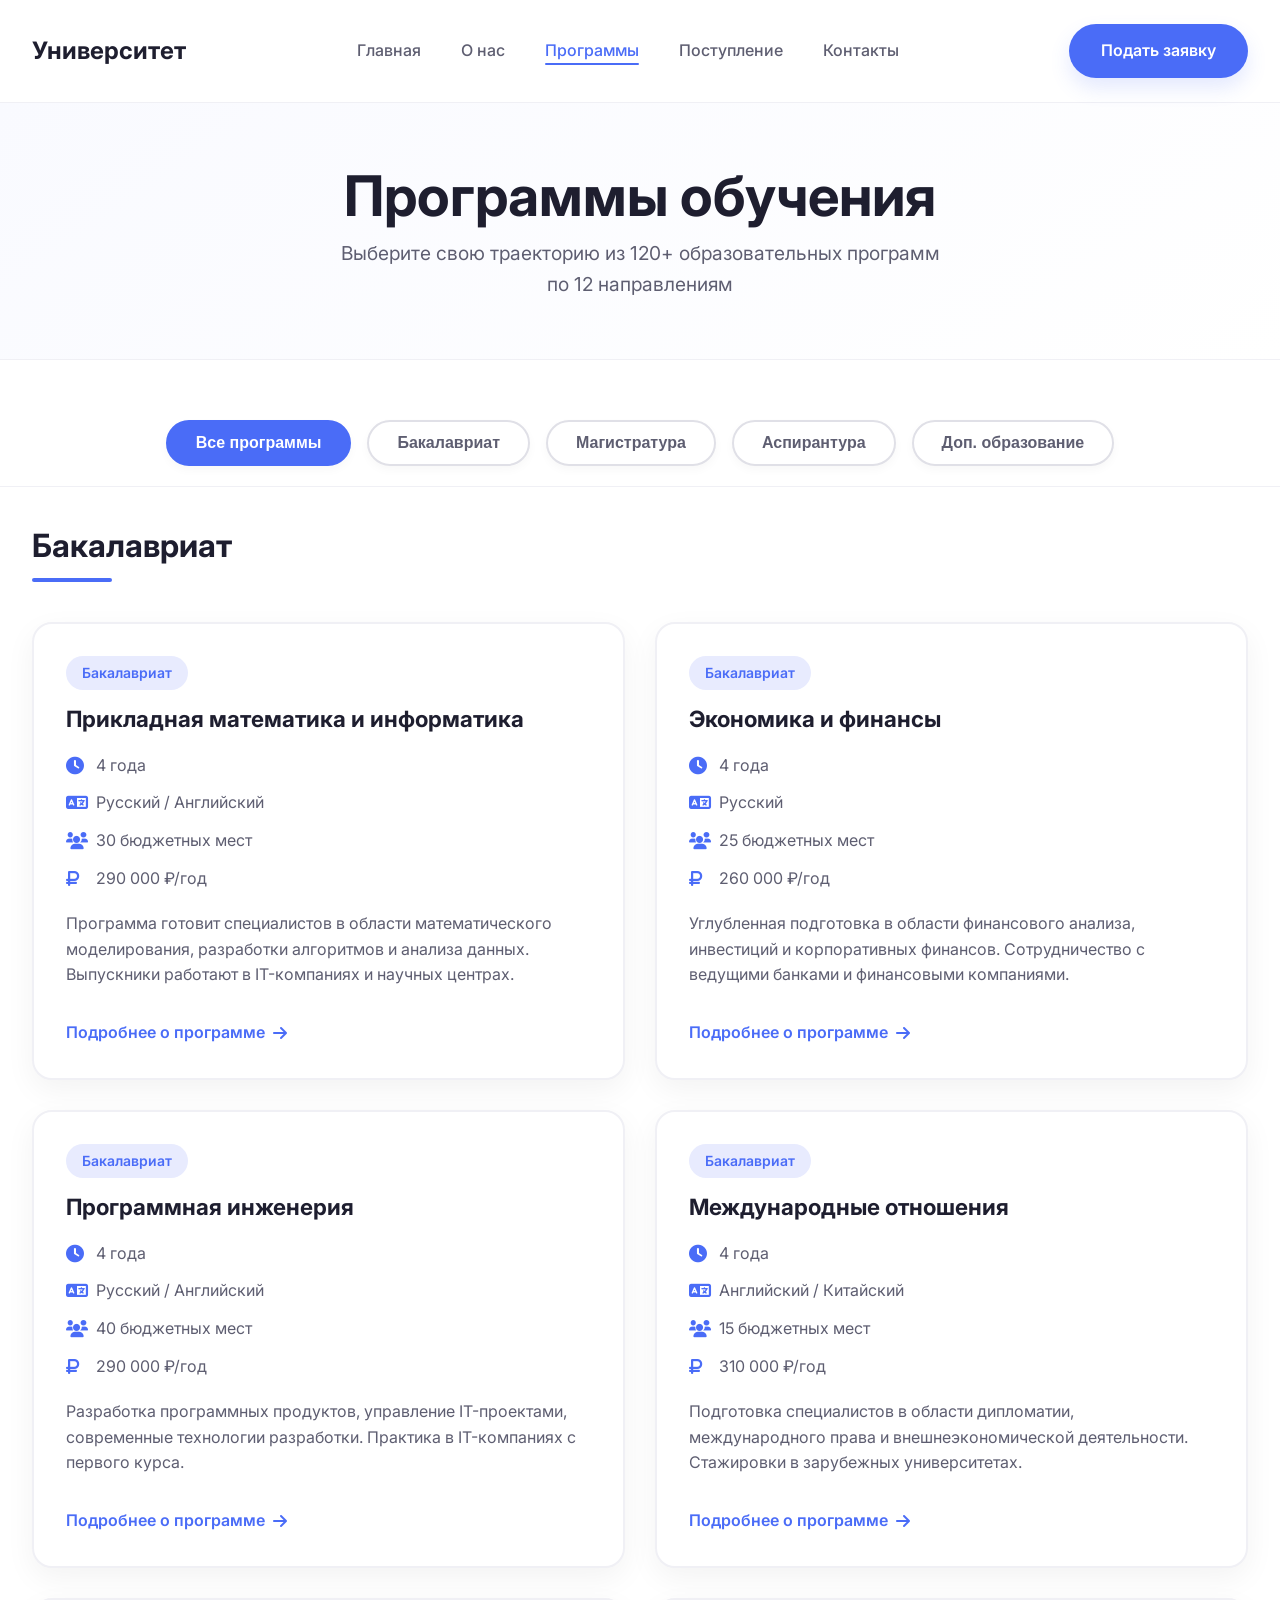
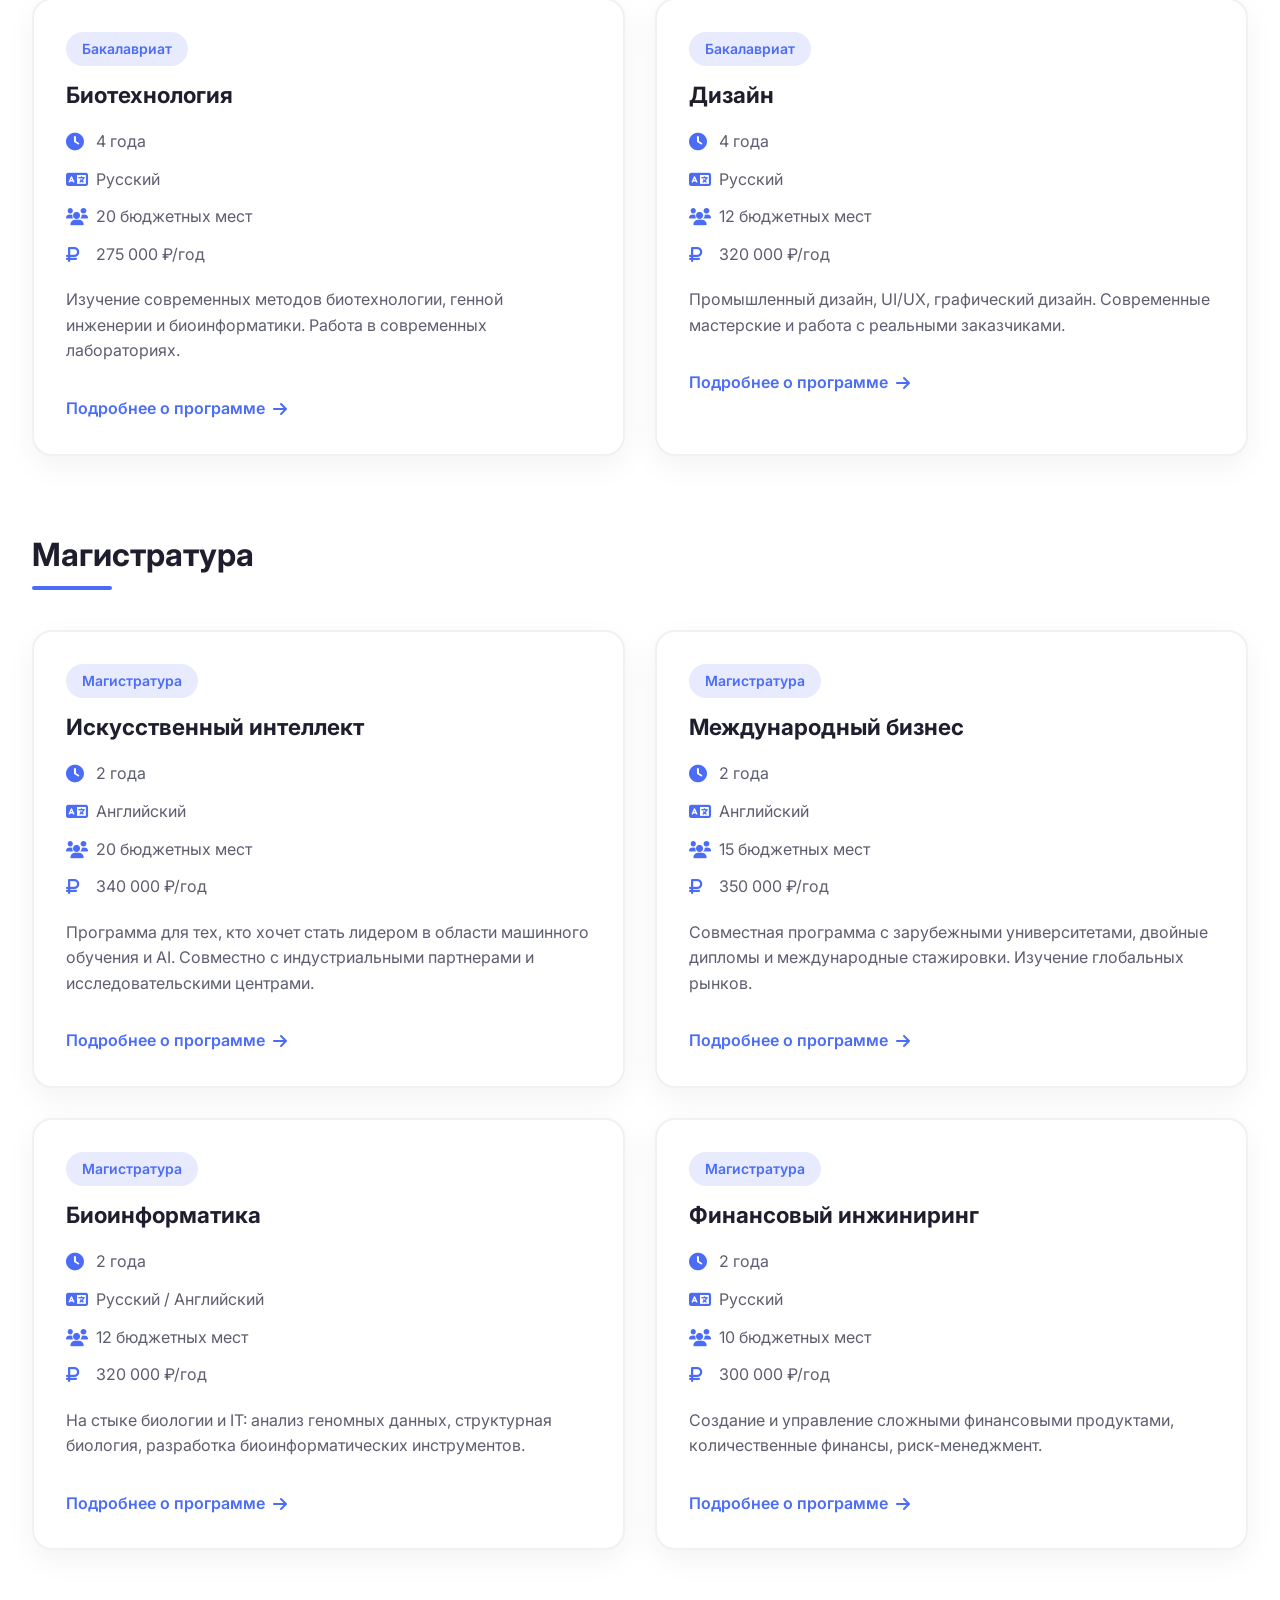
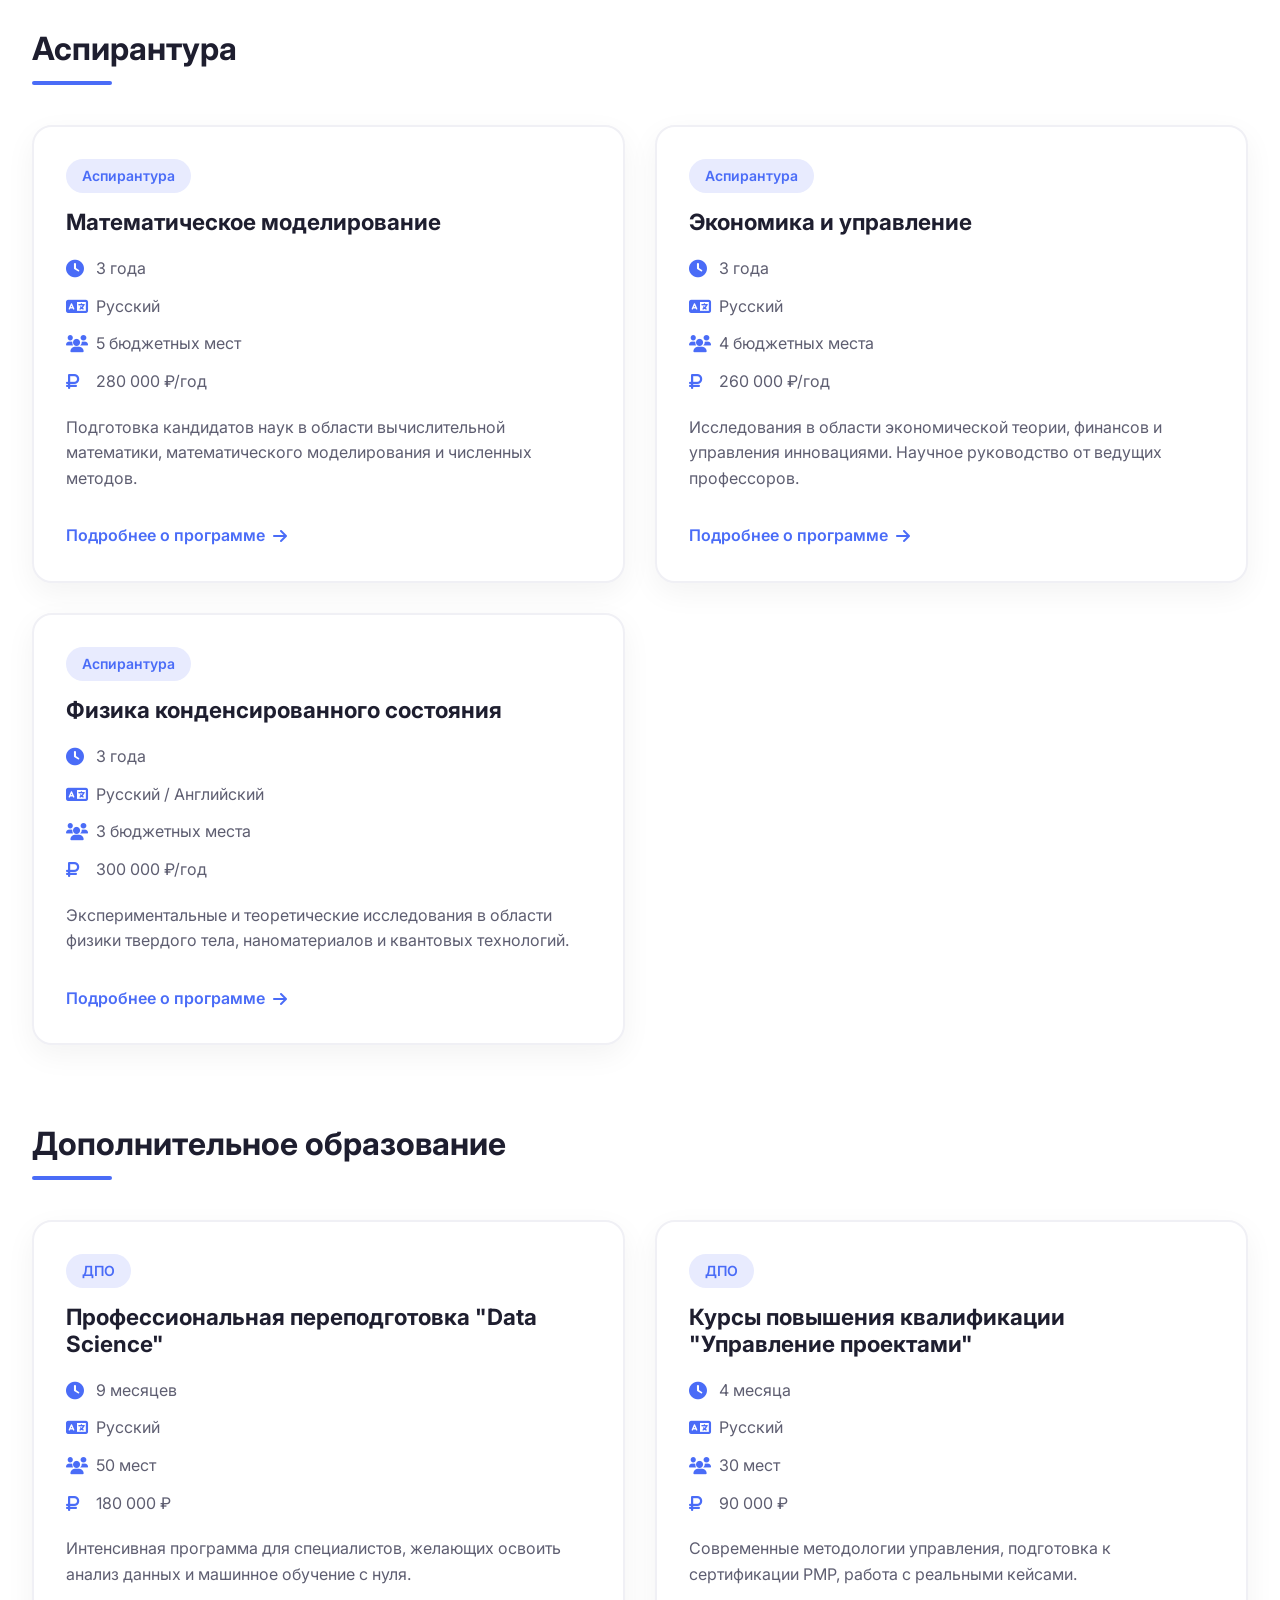
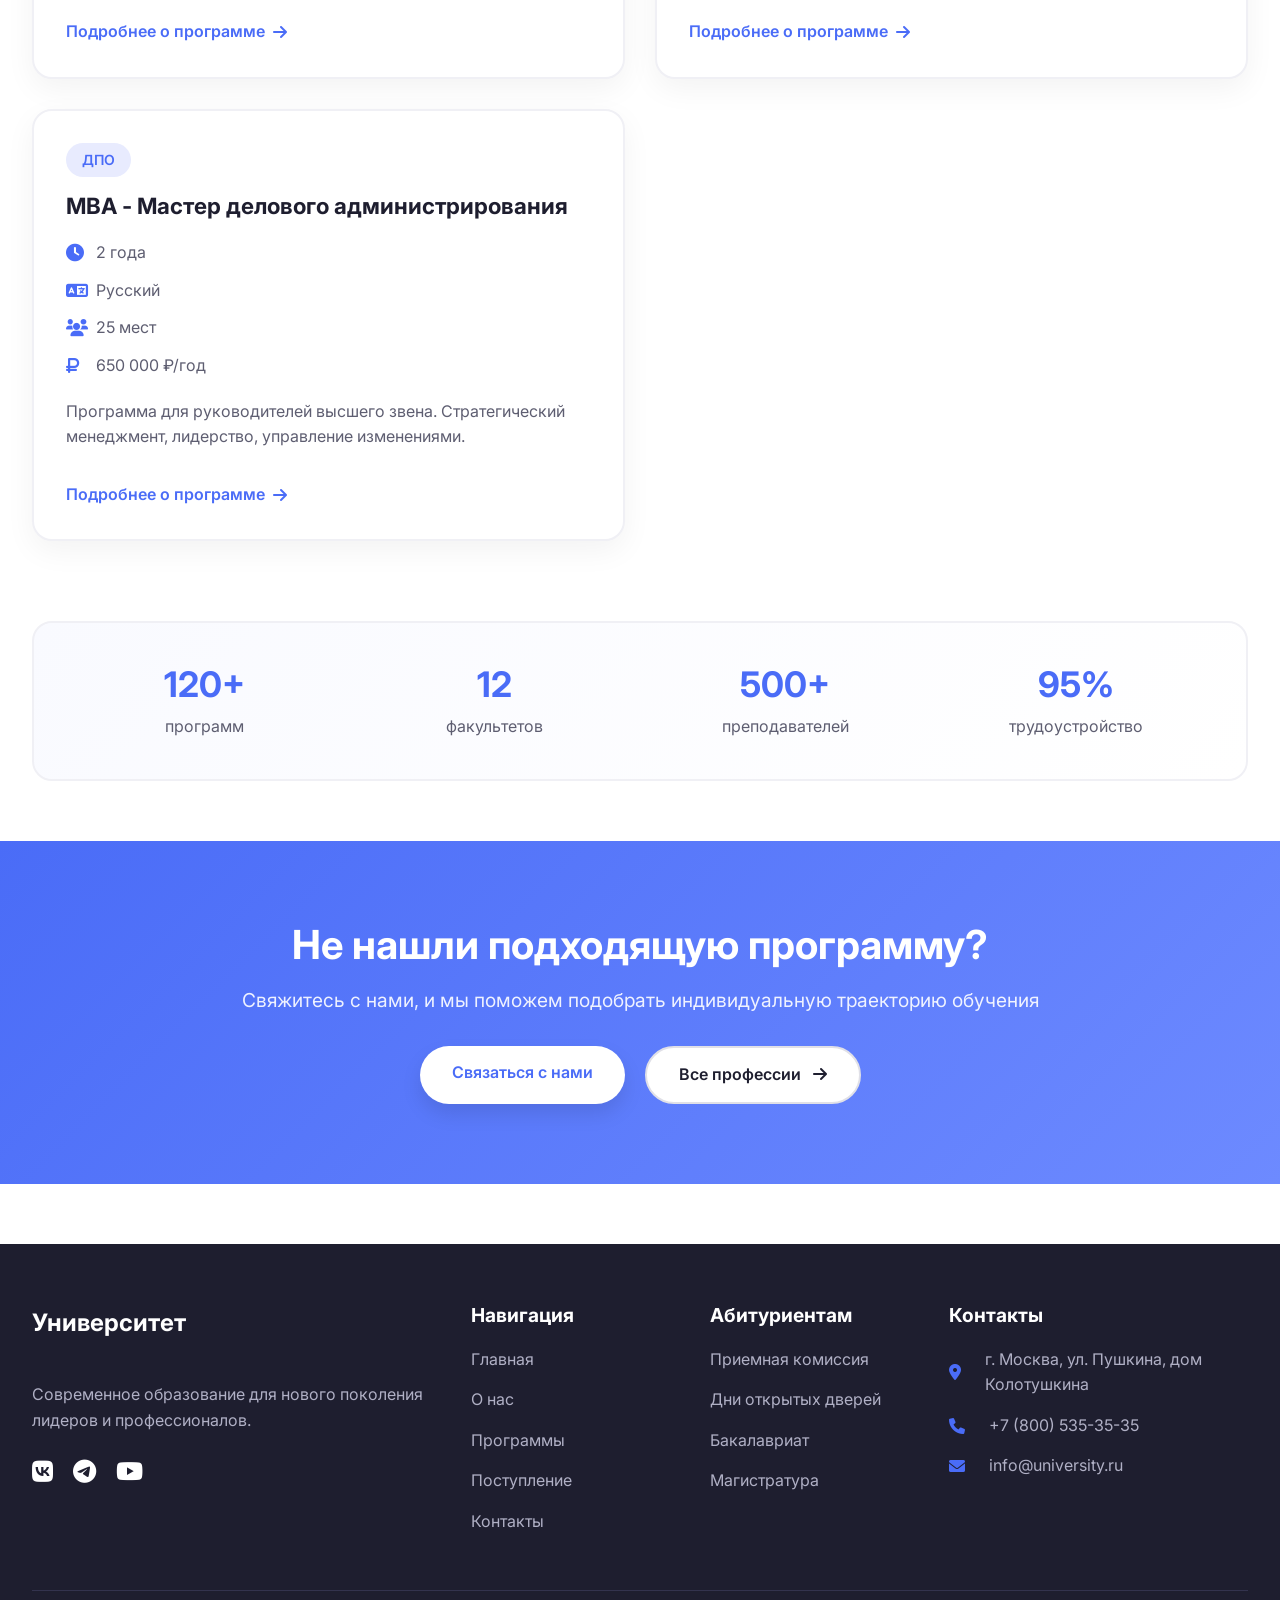
<file: programs.html>
<!DOCTYPE html>
<html lang="ru">
<head>
    <meta charset="UTF-8">
    <meta name="viewport" content="width=device-width, initial-scale=1.0">
    <title>Университет</title>
    <link rel="preconnect" href="https://fonts.googleapis.com">
    <link rel="preconnect" href="https://fonts.gstatic.com" crossorigin>
    <link href="https://fonts.googleapis.com/css2?family=Inter:opsz,wght@14..32,400;14..32,500;14..32,600;14..32,700&display=swap" rel="stylesheet">
    <link rel="stylesheet" href="https://cdnjs.cloudflare.com/ajax/libs/font-awesome/6.0.0-beta3/css/all.min.css">
    <link rel="stylesheet" href="style.css">
    <style>
        /* Дополнительные стили для навигации по разделам */
        .programs-header {
            text-align: center;
            margin-bottom: 40px;
        }
        
        .programs-header h1 {
            margin-bottom: 16px;
        }
        
        .programs-header p {
            color: #5e5e71;
            font-size: 1.2rem;
            max-width: 700px;
            margin: 0 auto;
        }
        
        .section-nav {
            display: flex;
            justify-content: center;
            gap: 16px;
            margin: 40px 0;
            flex-wrap: wrap;
            position: sticky;
            top: 90px;
            z-index: 90;
            background: rgba(255, 255, 255, 0.95);
            padding: 20px 0;
            backdrop-filter: blur(10px);
            border-bottom: 1px solid #f0f0f5;
        }
        
        .section-nav-btn {
            padding: 12px 28px;
            border-radius: 40px;
            border: 2px solid #e0e0e7;
            background: white;
            color: #5e5e71;
            font-weight: 600;
            font-size: 1rem;
            cursor: pointer;
            transition: all 0.3s;
            box-shadow: 0 4px 10px rgba(0,0,0,0.03);
        }
        
        .section-nav-btn:hover {
            border-color: #4a6cf7;
            color: #4a6cf7;
            transform: translateY(-2px);
        }
        
        .section-nav-btn.active {
            background: #4a6cf7;
            color: white;
            border-color: #4a6cf7;
        }
        
        .programs-section {
            scroll-margin-top: 140px;
            margin-bottom: 60px;
        }
        
        .programs-section h2 {
            position: relative;
            padding-bottom: 16px;
            margin-bottom: 32px;
            color: #1e1e2f;
            font-size: 2rem;
        }
        
        .programs-section h2:after {
            content: '';
            position: absolute;
            bottom: 0;
            left: 0;
            width: 80px;
            height: 4px;
            background: #4a6cf7;
            border-radius: 2px;
        }
        
        .programs-grid {
            display: grid;
            grid-template-columns: repeat(2, 1fr);
            gap: 30px;
        }
        
        .program-card {
            background: white;
            border-radius: 20px;
            padding: 32px;
            box-shadow: 0 10px 30px rgba(0,0,0,0.05);
            border: 2px solid #f0f0f5;
            transition: all 0.3s;
            opacity: 1;
            transform: translateY(0);
        }
        
        .program-card:hover {
            transform: translateY(-8px);
            border-color: #4a6cf7;
            box-shadow: 0 20px 40px rgba(74,108,247,0.1);
        }
        
        .program-card.hidden {
            display: none;
        }
        
        .program-level {
            display: inline-block;
            padding: 6px 16px;
            background: #e8ebfe;
            color: #4a6cf7;
            border-radius: 40px;
            font-size: 0.875rem;
            font-weight: 600;
            margin-bottom: 16px;
        }
        
        .program-card h3 {
            font-size: 1.4rem;
            margin-bottom: 16px;
            color: #1e1e2f;
        }
        
        .program-features {
            list-style: none;
            margin: 20px 0;
            padding: 0;
        }
        
        .program-features li {
            margin: 12px 0;
            color: #5e5e71;
            display: flex;
            align-items: center;
            gap: 10px;
        }
        
        .program-features i {
            color: #4a6cf7;
            width: 20px;
            font-size: 1.1rem;
        }
        
        .program-card p {
            color: #5e5e71;
            line-height: 1.6;
            margin-bottom: 20px;
        }
        
        .program-link {
            color: #4a6cf7;
            text-decoration: none;
            font-weight: 600;
            display: inline-flex;
            align-items: center;
            gap: 8px;
            transition: gap 0.3s;
            margin-top: 12px;
        }
        
        .program-link:hover {
            gap: 12px;
        }
        
        .stats-banner {
            background: linear-gradient(135deg, #f9faff 0%, #ffffff 100%);
            border-radius: 20px;
            padding: 40px;
            margin: 60px 0;
            display: grid;
            grid-template-columns: repeat(4, 1fr);
            gap: 30px;
            text-align: center;
            border: 2px solid #f0f0f5;
        }
        
        .stat-item h3 {
            font-size: 2.2rem;
            color: #4a6cf7;
            margin-bottom: 8px;
        }
        
        .stat-item p {
            color: #5e5e71;
            margin: 0;
            font-size: 1rem;
        }
        
        @media (max-width: 1024px) {
            .programs-grid {
                grid-template-columns: 1fr;
            }
            
            .stats-banner {
                grid-template-columns: repeat(2, 1fr);
            }
        }
        
        @media (max-width: 768px) {
            .section-nav {
                top: 70px;
                gap: 10px;
            }
            
            .section-nav-btn {
                padding: 10px 20px;
                font-size: 0.9rem;
            }
            
            .programs-section h2 {
                font-size: 1.8rem;
            }
            
            .program-card {
                padding: 24px;
            }
            
            .stats-banner {
                grid-template-columns: 1fr;
                padding: 30px;
            }
        }
        
        /* Анимация появления */
        @keyframes fadeInUp {
            from {
                opacity: 0;
                transform: translateY(20px);
            }
            to {
                opacity: 1;
                transform: translateY(0);
            }
        }
        
        .program-card {
            animation: fadeInUp 0.5s ease-out;
        }
        
        /* Кнопка "Показать все" */
        .show-all-container {
            text-align: center;
            margin: 30px 0;
        }
        
        .show-all-btn {
            background: none;
            border: 2px solid #4a6cf7;
            color: #4a6cf7;
            padding: 12px 32px;
            border-radius: 40px;
            font-weight: 600;
            cursor: pointer;
            transition: all 0.3s;
        }
        
        .show-all-btn:hover {
            background: #4a6cf7;
            color: white;
        }
    </style>
</head>
<body>
    <!-- Навигация -->
    <nav class="navbar">
        <div class="container nav-container">
            <a href="index.html" class="logo">Университет</a>
            <ul class="nav-menu">
                <li><a href="index.html">Главная</a></li>
                <li><a href="about.html">О нас</a></li>
                <li><a href="programs.html" class="active">Программы</a></li>
                <li><a href="admission.html">Поступление</a></li>
                <li><a href="contacts.html">Контакты</a></li>
            </ul>
            <a href="apply.html" class="btn btn-primary">Подать заявку</a>
        </div>
    </nav>

    <!-- Заголовок страницы -->
    <div class="page-header">
        <div class="container">
            <h1>Программы обучения</h1>
            <p>Выберите свою траекторию из 120+ образовательных программ по 12 направлениям</p>
        </div>
    </div>

    <!-- Навигация по разделам -->
    <div class="section-nav">
        <button class="section-nav-btn active" data-section="all">Все программы</button>
        <button class="section-nav-btn" data-section="bachelor">Бакалавриат</button>
        <button class="section-nav-btn" data-section="master">Магистратура</button>
        <button class="section-nav-btn" data-section="phd">Аспирантура</button>
        <button class="section-nav-btn" data-section="additional">Доп. образование</button>
    </div>

    <!-- Основной контент -->
    <div class="container">
        <!-- Бакалавриат -->
        <section id="bachelor" class="programs-section" data-category="bachelor">
            <h2>Бакалавриат</h2>
            <div class="programs-grid">
                <div class="program-card" data-category="bachelor">
                    <span class="program-level">Бакалавриат</span>
                    <h3>Прикладная математика и информатика</h3>
                    <ul class="program-features">
                        <li><i class="fas fa-clock"></i> 4 года</li>
                        <li><i class="fas fa-language"></i> Русский / Английский</li>
                        <li><i class="fas fa-users"></i> 30 бюджетных мест</li>
                        <li><i class="fas fa-ruble-sign"></i> 290 000 ₽/год</li>
                    </ul>
                    <p>Программа готовит специалистов в области математического моделирования, разработки алгоритмов и анализа данных. Выпускники работают в IT-компаниях и научных центрах.</p>
                    <a href="#" class="program-link">Подробнее о программе <i class="fas fa-arrow-right"></i></a>
                </div>

                <div class="program-card" data-category="bachelor">
                    <span class="program-level">Бакалавриат</span>
                    <h3>Экономика и финансы</h3>
                    <ul class="program-features">
                        <li><i class="fas fa-clock"></i> 4 года</li>
                        <li><i class="fas fa-language"></i> Русский</li>
                        <li><i class="fas fa-users"></i> 25 бюджетных мест</li>
                        <li><i class="fas fa-ruble-sign"></i> 260 000 ₽/год</li>
                    </ul>
                    <p>Углубленная подготовка в области финансового анализа, инвестиций и корпоративных финансов. Сотрудничество с ведущими банками и финансовыми компаниями.</p>
                    <a href="#" class="program-link">Подробнее о программе <i class="fas fa-arrow-right"></i></a>
                </div>

                <div class="program-card" data-category="bachelor">
                    <span class="program-level">Бакалавриат</span>
                    <h3>Программная инженерия</h3>
                    <ul class="program-features">
                        <li><i class="fas fa-clock"></i> 4 года</li>
                        <li><i class="fas fa-language"></i> Русский / Английский</li>
                        <li><i class="fas fa-users"></i> 40 бюджетных мест</li>
                        <li><i class="fas fa-ruble-sign"></i> 290 000 ₽/год</li>
                    </ul>
                    <p>Разработка программных продуктов, управление IT-проектами, современные технологии разработки. Практика в IT-компаниях с первого курса.</p>
                    <a href="#" class="program-link">Подробнее о программе <i class="fas fa-arrow-right"></i></a>
                </div>

                <div class="program-card" data-category="bachelor">
                    <span class="program-level">Бакалавриат</span>
                    <h3>Международные отношения</h3>
                    <ul class="program-features">
                        <li><i class="fas fa-clock"></i> 4 года</li>
                        <li><i class="fas fa-language"></i> Английский / Китайский</li>
                        <li><i class="fas fa-users"></i> 15 бюджетных мест</li>
                        <li><i class="fas fa-ruble-sign"></i> 310 000 ₽/год</li>
                    </ul>
                    <p>Подготовка специалистов в области дипломатии, международного права и внешнеэкономической деятельности. Стажировки в зарубежных университетах.</p>
                    <a href="#" class="program-link">Подробнее о программе <i class="fas fa-arrow-right"></i></a>
                </div>

                <div class="program-card" data-category="bachelor">
                    <span class="program-level">Бакалавриат</span>
                    <h3>Биотехнология</h3>
                    <ul class="program-features">
                        <li><i class="fas fa-clock"></i> 4 года</li>
                        <li><i class="fas fa-language"></i> Русский</li>
                        <li><i class="fas fa-users"></i> 20 бюджетных мест</li>
                        <li><i class="fas fa-ruble-sign"></i> 275 000 ₽/год</li>
                    </ul>
                    <p>Изучение современных методов биотехнологии, генной инженерии и биоинформатики. Работа в современных лабораториях.</p>
                    <a href="#" class="program-link">Подробнее о программе <i class="fas fa-arrow-right"></i></a>
                </div>

                <div class="program-card" data-category="bachelor">
                    <span class="program-level">Бакалавриат</span>
                    <h3>Дизайн</h3>
                    <ul class="program-features">
                        <li><i class="fas fa-clock"></i> 4 года</li>
                        <li><i class="fas fa-language"></i> Русский</li>
                        <li><i class="fas fa-users"></i> 12 бюджетных мест</li>
                        <li><i class="fas fa-ruble-sign"></i> 320 000 ₽/год</li>
                    </ul>
                    <p>Промышленный дизайн, UI/UX, графический дизайн. Современные мастерские и работа с реальными заказчиками.</p>
                    <a href="#" class="program-link">Подробнее о программе <i class="fas fa-arrow-right"></i></a>
                </div>
            </div>
        </section>

        <!-- Магистратура -->
        <section id="master" class="programs-section" data-category="master">
            <h2>Магистратура</h2>
            <div class="programs-grid">
                <div class="program-card" data-category="master">
                    <span class="program-level">Магистратура</span>
                    <h3>Искусственный интеллект</h3>
                    <ul class="program-features">
                        <li><i class="fas fa-clock"></i> 2 года</li>
                        <li><i class="fas fa-language"></i> Английский</li>
                        <li><i class="fas fa-users"></i> 20 бюджетных мест</li>
                        <li><i class="fas fa-ruble-sign"></i> 340 000 ₽/год</li>
                    </ul>
                    <p>Программа для тех, кто хочет стать лидером в области машинного обучения и AI. Совместно с индустриальными партнерами и исследовательскими центрами.</p>
                    <a href="#" class="program-link">Подробнее о программе <i class="fas fa-arrow-right"></i></a>
                </div>

                <div class="program-card" data-category="master">
                    <span class="program-level">Магистратура</span>
                    <h3>Международный бизнес</h3>
                    <ul class="program-features">
                        <li><i class="fas fa-clock"></i> 2 года</li>
                        <li><i class="fas fa-language"></i> Английский</li>
                        <li><i class="fas fa-users"></i> 15 бюджетных мест</li>
                        <li><i class="fas fa-ruble-sign"></i> 350 000 ₽/год</li>
                    </ul>
                    <p>Совместная программа с зарубежными университетами, двойные дипломы и международные стажировки. Изучение глобальных рынков.</p>
                    <a href="#" class="program-link">Подробнее о программе <i class="fas fa-arrow-right"></i></a>
                </div>

                <div class="program-card" data-category="master">
                    <span class="program-level">Магистратура</span>
                    <h3>Биоинформатика</h3>
                    <ul class="program-features">
                        <li><i class="fas fa-clock"></i> 2 года</li>
                        <li><i class="fas fa-language"></i> Русский / Английский</li>
                        <li><i class="fas fa-users"></i> 12 бюджетных мест</li>
                        <li><i class="fas fa-ruble-sign"></i> 320 000 ₽/год</li>
                    </ul>
                    <p>На стыке биологии и IT: анализ геномных данных, структурная биология, разработка биоинформатических инструментов.</p>
                    <a href="#" class="program-link">Подробнее о программе <i class="fas fa-arrow-right"></i></a>
                </div>

                <div class="program-card" data-category="master">
                    <span class="program-level">Магистратура</span>
                    <h3>Финансовый инжиниринг</h3>
                    <ul class="program-features">
                        <li><i class="fas fa-clock"></i> 2 года</li>
                        <li><i class="fas fa-language"></i> Русский</li>
                        <li><i class="fas fa-users"></i> 10 бюджетных мест</li>
                        <li><i class="fas fa-ruble-sign"></i> 300 000 ₽/год</li>
                    </ul>
                    <p>Создание и управление сложными финансовыми продуктами, количественные финансы, риск-менеджмент.</p>
                    <a href="#" class="program-link">Подробнее о программе <i class="fas fa-arrow-right"></i></a>
                </div>
            </div>
        </section>

        <!-- Аспирантура -->
        <section id="phd" class="programs-section" data-category="phd">
            <h2>Аспирантура</h2>
            <div class="programs-grid">
                <div class="program-card" data-category="phd">
                    <span class="program-level">Аспирантура</span>
                    <h3>Математическое моделирование</h3>
                    <ul class="program-features">
                        <li><i class="fas fa-clock"></i> 3 года</li>
                        <li><i class="fas fa-language"></i> Русский</li>
                        <li><i class="fas fa-users"></i> 5 бюджетных мест</li>
                        <li><i class="fas fa-ruble-sign"></i> 280 000 ₽/год</li>
                    </ul>
                    <p>Подготовка кандидатов наук в области вычислительной математики, математического моделирования и численных методов.</p>
                    <a href="#" class="program-link">Подробнее о программе <i class="fas fa-arrow-right"></i></a>
                </div>

                <div class="program-card" data-category="phd">
                    <span class="program-level">Аспирантура</span>
                    <h3>Экономика и управление</h3>
                    <ul class="program-features">
                        <li><i class="fas fa-clock"></i> 3 года</li>
                        <li><i class="fas fa-language"></i> Русский</li>
                        <li><i class="fas fa-users"></i> 4 бюджетных места</li>
                        <li><i class="fas fa-ruble-sign"></i> 260 000 ₽/год</li>
                    </ul>
                    <p>Исследования в области экономической теории, финансов и управления инновациями. Научное руководство от ведущих профессоров.</p>
                    <a href="#" class="program-link">Подробнее о программе <i class="fas fa-arrow-right"></i></a>
                </div>

                <div class="program-card" data-category="phd">
                    <span class="program-level">Аспирантура</span>
                    <h3>Физика конденсированного состояния</h3>
                    <ul class="program-features">
                        <li><i class="fas fa-clock"></i> 3 года</li>
                        <li><i class="fas fa-language"></i> Русский / Английский</li>
                        <li><i class="fas fa-users"></i> 3 бюджетных места</li>
                        <li><i class="fas fa-ruble-sign"></i> 300 000 ₽/год</li>
                    </ul>
                    <p>Экспериментальные и теоретические исследования в области физики твердого тела, наноматериалов и квантовых технологий.</p>
                    <a href="#" class="program-link">Подробнее о программе <i class="fas fa-arrow-right"></i></a>
                </div>
            </div>
        </section>

        <!-- Дополнительное образование -->
        <section id="additional" class="programs-section" data-category="additional">
            <h2>Дополнительное образование</h2>
            <div class="programs-grid">
                <div class="program-card" data-category="additional">
                    <span class="program-level">ДПО</span>
                    <h3>Профессиональная переподготовка "Data Science"</h3>
                    <ul class="program-features">
                        <li><i class="fas fa-clock"></i> 9 месяцев</li>
                        <li><i class="fas fa-language"></i> Русский</li>
                        <li><i class="fas fa-users"></i> 50 мест</li>
                        <li><i class="fas fa-ruble-sign"></i> 180 000 ₽</li>
                    </ul>
                    <p>Интенсивная программа для специалистов, желающих освоить анализ данных и машинное обучение с нуля.</p>
                    <a href="#" class="program-link">Подробнее о программе <i class="fas fa-arrow-right"></i></a>
                </div>

                <div class="program-card" data-category="additional">
                    <span class="program-level">ДПО</span>
                    <h3>Курсы повышения квалификации "Управление проектами"</h3>
                    <ul class="program-features">
                        <li><i class="fas fa-clock"></i> 4 месяца</li>
                        <li><i class="fas fa-language"></i> Русский</li>
                        <li><i class="fas fa-users"></i> 30 мест</li>
                        <li><i class="fas fa-ruble-sign"></i> 90 000 ₽</li>
                    </ul>
                    <p>Современные методологии управления, подготовка к сертификации PMP, работа с реальными кейсами.</p>
                    <a href="#" class="program-link">Подробнее о программе <i class="fas fa-arrow-right"></i></a>
                </div>

                <div class="program-card" data-category="additional">
                    <span class="program-level">ДПО</span>
                    <h3>MBA - Мастер делового администрирования</h3>
                    <ul class="program-features">
                        <li><i class="fas fa-clock"></i> 2 года</li>
                        <li><i class="fas fa-language"></i> Русский</li>
                        <li><i class="fas fa-users"></i> 25 мест</li>
                        <li><i class="fas fa-ruble-sign"></i> 650 000 ₽/год</li>
                    </ul>
                    <p>Программа для руководителей высшего звена. Стратегический менеджмент, лидерство, управление изменениями.</p>
                    <a href="#" class="program-link">Подробнее о программе <i class="fas fa-arrow-right"></i></a>
                </div>
            </div>
        </section>

        <!-- Кнопка "Показать все" (появляется когда активен фильтр) -->
        <div class="show-all-container" id="showAllContainer" style="display: none;">
            <button class="show-all-btn" id="showAllBtn">
                <i class="fas fa-th-large"></i> Показать все программы
            </button>
        </div>

        <!-- Статистика -->
        <div class="stats-banner">
            <div class="stat-item">
                <h3>120+</h3>
                <p>программ</p>
            </div>
            <div class="stat-item">
                <h3>12</h3>
                <p>факультетов</p>
            </div>
            <div class="stat-item">
                <h3>500+</h3>
                <p>преподавателей</p>
            </div>
            <div class="stat-item">
                <h3>95%</h3>
                <p>трудоустройство</p>
            </div>
        </div>
    </div>

    <!-- Призыв к действию -->
    <section class="cta-section">
        <div class="container">
            <h2>Не нашли подходящую программу?</h2>
            <p>Свяжитесь с нами, и мы поможем подобрать индивидуальную траекторию обучения</p>
            <div style="display: flex; gap: 20px; justify-content: center; flex-wrap: wrap;">
                <a href="contacts.html" class="btn btn-primary">Связаться с нами</a>
                <a href="professions.html" class="btn btn-outline" style="background: white;">Все профессии <i class="fas fa-arrow-right"></i></a>
            </div>
        </div>
    </section>

    <!-- Футер -->
     <footer class="footer">
        <div class="container">
            <div class="footer-grid">
                <div>
                    <a href="#" class="footer-logo">Университет</a>
                    <p style="color:#b0b0c5; margin: 20px 0;">Современное образование для нового поколения лидеров и профессионалов.</p>
                    <div class="social-links">
                        <a href="#"><i class="fab fa-vk"></i></a>
                        <a href="#"><i class="fab fa-telegram"></i></a>
                        <a href="#"><i class="fab fa-youtube"></i></a>
                    </div>
                </div>
                <div>
                    <h4 style="color:white; margin-bottom:20px;">Навигация</h4>
                    <ul class="footer-links">
                       <li><a href="index.html" class="active">Главная</a></li>
                <li><a href="about.html">О нас</a></li>
                <li><a href="programs.html">Программы</a></li>
                <li><a href="admission.html">Поступление</a></li>
                <li><a href="contacts.html">Контакты</a></li>
                    </ul>
                </div>
                <div>
                    <h4 style="color:white; margin-bottom:20px;">Абитуриентам</h4>
                    <ul class="footer-links">
                        <li><a href="#">Приемная комиссия</a></li>
                        <li><a href="#">Дни открытых дверей</a></li>
                        <li><a href="#">Бакалавриат</a></li>
                        <li><a href="#">Магистратура</a></li>
                    </ul>
                </div>
                <div>
                    <h4 style="color:white; margin-bottom:20px;">Контакты</h4>
                    <ul class="footer-links">
                        <li><i class="fas fa-map-marker-alt" style="margin-right:10px;"></i> г. Москва, ул. Пушкина, дом Колотушкина</li>
                        <li><i class="fas fa-phone" style="margin-right:10px;"></i> +7 (800) 535-35-35</li>
                        <li><i class="fas fa-envelope" style="margin-right:10px;"></i> info@university.ru</li>
                    </ul>
                </div>
            </div>
            <div class="footer-bottom">
                <p></p>
            </div>
        </div>
    </footer>

    <!-- JavaScript для навигации по разделам -->
    <script>
        document.addEventListener('DOMContentLoaded', function() {
            // Получаем все элементы
            const navButtons = document.querySelectorAll('.section-nav-btn');
            const programSections = document.querySelectorAll('.programs-section');
            const allProgramCards = document.querySelectorAll('.program-card');
            const showAllContainer = document.getElementById('showAllContainer');
            const showAllBtn = document.getElementById('showAllBtn');
            
            // Функция для показа всех программ
            function showAllPrograms() {
                allProgramCards.forEach(card => {
                    card.classList.remove('hidden');
                });
                
                programSections.forEach(section => {
                    section.style.display = 'block';
                });
                
                navButtons.forEach(btn => {
                    btn.classList.remove('active');
                });
                
                document.querySelector('[data-section="all"]').classList.add('active');
                showAllContainer.style.display = 'none';
                
                // Плавная прокрутка к верхней части программ
                window.scrollTo({
                    top: document.querySelector('.section-nav').offsetTop - 100,
                    behavior: 'smooth'
                });
            }
            
            // Функция для фильтрации по категории
            function filterPrograms(category) {
                if (category === 'all') {
                    showAllPrograms();
                    return;
                }
                
                // Скрываем/показываем секции
                programSections.forEach(section => {
                    const sectionCategory = section.getAttribute('data-category');
                    if (sectionCategory === category) {
                        section.style.display = 'block';
                    } else {
                        section.style.display = 'none';
                    }
                });
                
                // Показываем кнопку "Показать все"
                showAllContainer.style.display = 'block';
                
                // Плавная прокрутка
                const targetSection = document.getElementById(category);
                if (targetSection) {
                    window.scrollTo({
                        top: targetSection.offsetTop - 120,
                        behavior: 'smooth'
                    });
                }
            }
            
            // Обработчики для кнопок навигации
            navButtons.forEach(btn => {
                btn.addEventListener('click', function() {
                    const category = this.getAttribute('data-section');
                    
                    // Обновляем активный класс
                    navButtons.forEach(b => b.classList.remove('active'));
                    this.classList.add('active');
                    
                    // Фильтруем программы
                    filterPrograms(category);
                });
            });
            
            // Обработчик для кнопки "Показать все"
            if (showAllBtn) {
                showAllBtn.addEventListener('click', showAllPrograms);
            }
            
            // Проверяем, есть ли якорь в URL при загрузке
            const hash = window.location.hash.substring(1); // убираем #
            if (hash) {
                const validCategories = ['bachelor', 'master', 'phd', 'additional'];
                if (validCategories.includes(hash)) {
                    // Находим кнопку с этим data-section
                    const targetBtn = document.querySelector(`[data-section="${hash}"]`);
                    if (targetBtn) {
                        targetBtn.click();
                    }
                }
            }
            
            // Добавляем обработчики для ссылок в футере
            document.querySelectorAll('a[href^="#"]').forEach(anchor => {
                anchor.addEventListener('click', function(e) {
                    e.preventDefault();
                    const targetId = this.getAttribute('href').substring(1);
                    const validCategories = ['bachelor', 'master', 'phd', 'additional'];
                    
                    if (validCategories.includes(targetId)) {
                        const targetBtn = document.querySelector(`[data-section="${targetId}"]`);
                        if (targetBtn) {
                            targetBtn.click();
                        }
                    }
                });
            });
        });
    </script>
</body>
</html>
</file>
<file: style.css>
/* ===== ОСНОВНЫЕ НАСТРОЙКИ ===== */
* {
    margin: 0;
    padding: 0;
    box-sizing: border-box;
}

body {
    font-family: 'Inter', sans-serif;
    color: #1e1e2f;
    background-color: #ffffff;
    line-height: 1.6;
}

.container {
    max-width: 1280px;
    margin: 0 auto;
    padding: 0 32px;
}

/* ===== ТИПОГРАФИКА ===== */
h1, h2, h3, h4 {
    font-weight: 700;
    line-height: 1.2;
}

h1 {
    font-size: 3.5rem;
    margin-bottom: 1.5rem;
}

h2 {
    font-size: 2.5rem;
    margin-bottom: 1rem;
}

h3 {
    font-size: 1.5rem;
    margin-bottom: 0.75rem;
}

h4 {
    font-size: 1.2rem;
    margin-bottom: 1rem;
    color: white;
}

p {
    color: #5e5e71;
    margin-bottom: 1rem;
}

.section-subtitle {
    font-size: 1.125rem;
    color: #5e5e71;
    max-width: 600px;
    margin-bottom: 3rem;
}

/* ===== КНОПКИ ===== */
.btn {
    display: inline-block;
    padding: 14px 32px;
    border-radius: 40px;
    font-weight: 600;
    text-decoration: none;
    transition: all 0.3s ease;
    border: none;
    cursor: pointer;
    font-size: 1rem;
}

.btn-primary {
    background-color: #4a6cf7;
    color: white;
    box-shadow: 0 10px 20px rgba(74, 108, 247, 0.15);
}

.btn-primary:hover {
    background-color: #3a5be0;
    transform: translateY(-2px);
    box-shadow: 0 15px 30px rgba(74, 108, 247, 0.25);
}

.btn-outline {
    border: 2px solid #e0e0e7;
    color: #1e1e2f;
    background: transparent;
}

.btn-outline:hover {
    border-color: #4a6cf7;
    color: #4a6cf7;
    transform: translateY(-2px);
}

.btn-outline i {
    margin-left: 8px;
    transition: transform 0.3s;
}

.btn-outline:hover i {
    transform: translateX(5px);
}

/* ===== НАВИГАЦИЯ ===== */
.navbar {
    padding: 24px 0;
    background-color: white;
    border-bottom: 1px solid #f0f0f5;
    position: sticky;
    top: 0;
    z-index: 100;
    backdrop-filter: blur(10px);
    background-color: rgba(255, 255, 255, 0.95);
}

.nav-container {
    display: flex;
    justify-content: space-between;
    align-items: center;
}

.logo {
    font-size: 1.5rem;
    font-weight: 700;
    color: #1e1e2f;
    text-decoration: none;
    transition: color 0.2s;
}

.logo:hover {
    color: #4a6cf7;
}

.nav-menu {
    display: flex;
    gap: 40px;
    list-style: none;
}

.nav-menu a {
    text-decoration: none;
    color: #5e5e71;
    font-weight: 500;
    transition: color 0.2s;
    position: relative;
}

.nav-menu a:hover {
    color: #4a6cf7;
}

.nav-menu a.active {
    color: #4a6cf7;
}

.nav-menu a.active::after {
    content: '';
    position: absolute;
    bottom: -5px;
    left: 0;
    width: 100%;
    height: 2px;
    background-color: #4a6cf7;
    border-radius: 2px;
}

/* ===== ХЕДЕР СТРАНИЦ ===== */
.page-header {
    padding: 60px 0;
    background: linear-gradient(145deg, #f9faff 0%, #ffffff 100%);
    text-align: center;
    border-bottom: 1px solid #f0f0f5;
}

.page-header h1 {
    margin-bottom: 0.5rem;
    color: #1e1e2f;
}

.page-header p {
    color: #5e5e71;
    font-size: 1.2rem;
    max-width: 600px;
    margin: 0 auto;
}

/* ===== ГЛАВНАЯ СТРАНИЦА ===== */
.header {
    padding: 80px 0;
    background: linear-gradient(145deg, #f9faff 0%, #ffffff 100%);
}

.header-grid {
    display: grid;
    grid-template-columns: 1fr 1fr;
    gap: 60px;
    align-items: center;
}

.header-stats {
    display: flex;
    gap: 40px;
    margin-top: 40px;
}

.stat-item h3 {
    font-size: 2rem;
    margin-bottom: 4px;
    color: #4a6cf7;
}

.stat-item p {
    color: #5e5e71;
    font-size: 0.95rem;
    margin: 0;
}

.header-image img {
    width: 100%;
    border-radius: 20px;
    box-shadow: 0 30px 50px rgba(0,0,0,0.1);
    transition: transform 0.3s;
}

.header-image img:hover {
    transform: scale(1.02);
}

/* ===== ПАРТНЕРЫ ===== */
.clients-section {
    padding: 60px 0;
    background-color: #f9faff;
    text-align: center;
}

.clients-logos {
    display: flex;
    justify-content: space-around;
    flex-wrap: wrap;
    gap: 40px;
    margin-top: 20px;
    filter: grayscale(100%);
    opacity: 0.7;
    transition: all 0.3s;
}

.clients-logos:hover {
    filter: grayscale(0%);
    opacity: 1;
}

.clients-logos img {
    height: 40px;
    transition: transform 0.3s;
}

.clients-logos img:hover {
    transform: scale(1.1);
}

/* ===== ИНФО БЛОК ===== */
.info-section {
    padding: 100px 0;
    background-color: white;
}

.info-grid {
    display: grid;
    grid-template-columns: 1fr 1fr;
    gap: 60px;
    align-items: center;
}

.info-grid img {
    width: 100%;
    border-radius: 20px;
    box-shadow: 0 20px 40px rgba(0,0,0,0.08);
}

.info-content p {
    color: #5e5e71;
    margin-bottom: 30px;
    font-size: 1.1rem;
}

/* ===== ЦИФРЫ ===== */
.figures-section {
    padding: 80px 0;
    background-color: white;
}

.figures-grid {
    display: grid;
    grid-template-columns: repeat(4, 1fr);
    gap: 30px;
    text-align: center;
}

.figure-card {
    padding: 30px;
    background: #f9faff;
    border-radius: 20px;
    transition: transform 0.3s;
}

.figure-card:hover {
    transform: translateY(-10px);
}

.figure-card h2 {
    color: #4a6cf7;
    font-size: 3rem;
    margin-bottom: 10px;
}

.figure-card p {
    color: #5e5e71;
    font-size: 1.1rem;
    margin: 0;
}

/* ===== ФАКУЛЬТЕТЫ/УСЛУГИ ===== */
.services-section {
    padding: 100px 0;
    background-color: #f9faff;
}

.services-grid {
    display: grid;
    grid-template-columns: repeat(3, 1fr);
    gap: 30px;
}

.service-card {
    background: white;
    padding: 40px 30px;
    border-radius: 20px;
    box-shadow: 0 10px 30px rgba(0,0,0,0.05);
    transition: all 0.3s;
    border: 1px solid #f0f0f5;
}

.service-card:hover {
    transform: translateY(-10px);
    box-shadow: 0 20px 40px rgba(74, 108, 247, 0.1);
    border-color: #4a6cf7;
}

.service-icon {
    font-size: 2.5rem;
    color: #4a6cf7;
    margin-bottom: 20px;
}

.service-card p {
    color: #5e5e71;
    margin-bottom: 0;
}

/* ===== CTA ===== */
.cta-section {
    padding: 80px 0;
    background: linear-gradient(135deg, #4a6cf7, #6d8aff);
    color: white;
    text-align: center;
}

.cta-section h2 {
    color: white;
    margin-bottom: 1rem;
}

.cta-section p {
    color: rgba(255, 255, 255, 0.9);
    margin-bottom: 30px;
    font-size: 1.2rem;
}

.cta-section .btn-primary {
    background-color: white;
    color: #4a6cf7;
    box-shadow: 0 10px 20px rgba(0,0,0,0.1);
}

.cta-section .btn-primary:hover {
    background-color: #f0f0f5;
    transform: translateY(-2px);
}

/* ===== ОТЗЫВЫ ===== */
.testimonials-section {
    padding: 100px 0;
    background-color: #f9faff;
}

.testimonial-card {
    background: white;
    padding: 50px;
    border-radius: 20px;
    max-width: 800px;
    margin: 0 auto;
    text-align: center;
    box-shadow: 0 20px 40px rgba(0,0,0,0.05);
    position: relative;
}

.testimonial-card::before {
    content: '"';
    position: absolute;
    top: 20px;
    left: 30px;
    font-size: 8rem;
    color: #4a6cf7;
    opacity: 0.1;
    font-family: serif;
}

.testimonial-text {
    font-size: 1.25rem;
    font-style: italic;
    margin-bottom: 30px;
    color: #1e1e2f;
    position: relative;
    z-index: 1;
}

.testimonial-author {
    font-weight: 700;
    color: #4a6cf7;
    font-size: 1.1rem;
}

/* ===== БЛОГ ===== */
.blog-section {
    padding: 100px 0;
    background-color: white;
}

.blog-grid {
    display: grid;
    grid-template-columns: repeat(3, 1fr);
    gap: 30px;
}

.blog-card {
    background: white;
    border-radius: 20px;
    overflow: hidden;
    box-shadow: 0 10px 30px rgba(0,0,0,0.05);
    transition: all 0.3s;
    border: 1px solid #f0f0f5;
}

.blog-card:hover {
    transform: translateY(-10px);
    box-shadow: 0 20px 40px rgba(74, 108, 247, 0.1);
}

.blog-card img {
    width: 100%;
    height: 200px;
    object-fit: cover;
    transition: transform 0.3s;
}

.blog-card:hover img {
    transform: scale(1.05);
}

.blog-content {
    padding: 25px;
}

.blog-date {
    color: #5e5e71;
    font-size: 0.9rem;
    margin-bottom: 10px;
}

.blog-content h3 {
    margin-bottom: 10px;
    font-size: 1.2rem;
}

.blog-content p {
    color: #5e5e71;
    margin: 0;
    font-size: 0.95rem;
}

/* ===== СТРАНИЦА "О НАС" ===== */
.timeline {
    margin: 60px 0;
    position: relative;
}

.timeline::before {
    content: '';
    position: absolute;
    left: 200px;
    top: 0;
    bottom: 0;
    width: 2px;
    background: #4a6cf7;
    opacity: 0.3;
}

.timeline-item {
    display: grid;
    grid-template-columns: 200px 1fr;
    gap: 40px;
    padding: 30px 0;
    border-bottom: 2px solid #f0f0f5;
    position: relative;
}

.timeline-item:last-child {
    border-bottom: none;
}

.timeline-year {
    font-size: 2rem;
    font-weight: 700;
    color: #4a6cf7;
    position: relative;
}

.timeline-year::before {
    content: '';
    position: absolute;
    right: -11px;
    top: 15px;
    width: 20px;
    height: 20px;
    background: #4a6cf7;
    border-radius: 50%;
    z-index: 1;
}

.timeline-content h3 {
    margin-bottom: 10px;
}

.timeline-content p {
    color: #5e5e71;
    margin: 0;
}

.values-grid {
    display: grid;
    grid-template-columns: repeat(3, 1fr);
    gap: 30px;
    margin: 60px 0;
}

.value-card {
    text-align: center;
    padding: 40px 30px;
    background: #f9faff;
    border-radius: 20px;
    transition: transform 0.3s;
}

.value-card:hover {
    transform: translateY(-10px);
}

.value-icon {
    font-size: 2.5rem;
    color: #4a6cf7;
    margin-bottom: 20px;
}

.value-card h3 {
    margin-bottom: 15px;
}

.value-card p {
    color: #5e5e71;
    margin: 0;
}

.team-grid {
    display: grid;
    grid-template-columns: repeat(3, 1fr);
    gap: 30px;
    margin: 40px 0;
}

.team-card {
    text-align: center;
    background: white;
    border-radius: 20px;
    overflow: hidden;
    box-shadow: 0 10px 30px rgba(0,0,0,0.05);
    transition: transform 0.3s;
}

.team-card:hover {
    transform: translateY(-10px);
}

.team-card img {
    width: 100%;
    height: 300px;
    object-fit: cover;
}

.team-card h3 {
    margin: 20px 0 5px;
    padding: 0 20px;
}

.team-card p {
    color: #5e5e71;
    margin: 0 0 20px;
    padding: 0 20px;
}

/* ===== СТРАНИЦА "ПРОГРАММЫ" ===== */
.programs-filters {
    display: flex;
    gap: 15px;
    justify-content: center;
    margin: 40px 0;
    flex-wrap: wrap;
}

.filter-btn {
    padding: 10px 24px;
    border-radius: 40px;
    border: 2px solid #e0e0e7;
    background: none;
    cursor: pointer;
    font-weight: 500;
    transition: all 0.3s;
    font-size: 0.95rem;
}

.filter-btn:hover,
.filter-btn.active {
    background-color: #4a6cf7;
    color: white;
    border-color: #4a6cf7;
}

.programs-grid {
    display: grid;
    grid-template-columns: repeat(2, 1fr);
    gap: 30px;
    margin: 40px 0 80px;
}

.program-card {
    background: white;
    border-radius: 20px;
    padding: 40px;
    box-shadow: 0 10px 30px rgba(0,0,0,0.05);
    border: 2px solid #f0f0f5;
    transition: all 0.3s;
}

.program-card:hover {
    transform: translateY(-5px);
    border-color: #4a6cf7;
    box-shadow: 0 20px 40px rgba(74, 108, 247, 0.1);
}

.program-level {
    display: inline-block;
    padding: 6px 16px;
    background: #e8ebfe;
    color: #4a6cf7;
    border-radius: 40px;
    font-size: 0.875rem;
    font-weight: 600;
    margin-bottom: 20px;
}

.program-features {
    list-style: none;
    margin: 20px 0;
}

.program-features li {
    margin: 12px 0;
    color: #5e5e71;
    display: flex;
    align-items: center;
    gap: 10px;
}

.program-features i {
    color: #4a6cf7;
    width: 20px;
}

.program-link {
    color: #4a6cf7;
    text-decoration: none;
    font-weight: 600;
    display: inline-flex;
    align-items: center;
    gap: 8px;
    margin-top: 20px;
    transition: gap 0.3s;
}

.program-link:hover {
    gap: 12px;
}

/* ===== СТРАНИЦА "ПОСТУПЛЕНИЕ" ===== */
.steps-grid {
    display: grid;
    grid-template-columns: repeat(4, 1fr);
    gap: 30px;
    margin: 60px 0;
}

.step-card {
    text-align: center;
    position: relative;
    padding: 30px;
    background: #f9faff;
    border-radius: 20px;
    transition: transform 0.3s;
}

.step-card:hover {
    transform: translateY(-10px);
}

.step-number {
    width: 60px;
    height: 60px;
    background: #4a6cf7;
    color: white;
    border-radius: 50%;
    display: flex;
    align-items: center;
    justify-content: center;
    font-size: 1.5rem;
    font-weight: 700;
    margin: 0 auto 20px;
}

.step-card h3 {
    margin-bottom: 10px;
}

.step-card p {
    color: #5e5e71;
    margin: 0;
    font-size: 0.95rem;
}

.important-dates {
    display: grid;
    grid-template-columns: repeat(3, 1fr);
    gap: 30px;
    margin: 40px 0 60px;
}

.date-card {
    background: white;
    padding: 30px;
    border-radius: 20px;
    box-shadow: 0 10px 30px rgba(0,0,0,0.05);
    text-align: center;
    border: 2px solid #f0f0f5;
    transition: all 0.3s;
}

.date-card:hover {
    border-color: #4a6cf7;
    transform: translateY(-5px);
}

.date-card i {
    color: #4a6cf7;
    font-size: 2rem;
    margin-bottom: 15px;
}

.date-card .date {
    font-size: 2rem;
    font-weight: 700;
    color: #4a6cf7;
    margin: 10px 0;
}

.docs-list {
    background: #f9faff;
    border-radius: 20px;
    padding: 40px;
    margin: 40px 0 60px;
}

.docs-list h3 {
    text-align: center;
    margin-bottom: 30px;
}

.docs-grid {
    display: grid;
    grid-template-columns: repeat(2, 1fr);
    gap: 20px;
}

.doc-item {
    display: flex;
    align-items: center;
    gap: 15px;
    padding: 15px;
    background: white;
    border-radius: 12px;
    transition: transform 0.3s;
}

.doc-item:hover {
    transform: translateX(5px);
}

.doc-item i {
    color: #4a6cf7;
    font-size: 1.5rem;
    width: 30px;
}

.doc-item span {
    color: #1e1e2f;
    font-weight: 500;
}

/* ===== СТРАНИЦА "КОНТАКТЫ" ===== */
.contacts-grid {
    display: grid;
    grid-template-columns: 1fr 1fr;
    gap: 60px;
    margin: 60px 0;
}

.contact-info {
    display: grid;
    gap: 30px;
}

.contact-card {
    background: #f9faff;
    padding: 30px;
    border-radius: 20px;
    display: flex;
    align-items: center;
    gap: 20px;
    transition: transform 0.3s;
}

.contact-card:hover {
    transform: translateX(10px);
}

.contact-icon {
    width: 60px;
    height: 60px;
    background: #4a6cf7;
    border-radius: 50%;
    display: flex;
    align-items: center;
    justify-content: center;
    color: white;
    font-size: 1.5rem;
    flex-shrink: 0;
}

.contact-details h3 {
    margin-bottom: 5px;
    font-size: 1.2rem;
}

.contact-details p {
    color: #5e5e71;
    margin: 0;
}

.map {
    border-radius: 20px;
    overflow: hidden;
    height: 400px;
    margin-top: 30px;
}

.map img {
    width: 100%;
    height: 100%;
    object-fit: cover;
    transition: transform 0.3s;
}

.map:hover img {
    transform: scale(1.02);
}

.contact-form {
    background: #f9faff;
    padding: 40px;
    border-radius: 20px;
}

.contact-form h2 {
    margin-bottom: 30px;
}

.form-group {
    margin-bottom: 20px;
}

.form-group input,
.form-group textarea,
.form-group select {
    width: 100%;
    padding: 15px;
    border: 2px solid #e0e0e7;
    border-radius: 12px;
    font-family: 'Inter', sans-serif;
    font-size: 1rem;
    transition: all 0.3s;
    background: white;
}

.form-group input:focus,
.form-group textarea:focus,
.form-group select:focus {
    outline: none;
    border-color: #4a6cf7;
    box-shadow: 0 0 0 3px rgba(74, 108, 247, 0.1);
}

.form-group textarea {
    height: 150px;
    resize: vertical;
}

/* ===== ФУТЕР ===== */
.footer {
    background-color: #1e1e2f;
    color: white;
    padding: 60px 0 30px;
    margin-top: 60px;
}

.footer-grid {
    display: grid;
    grid-template-columns: 2fr 1fr 1fr 1.5fr;
    gap: 40px;
    margin-bottom: 40px;
}

.footer-logo {
    color: white;
    font-size: 1.5rem;
    font-weight: 700;
    margin-bottom: 20px;
    display: inline-block;
    text-decoration: none;
}

.footer-logo:hover {
    color: #4a6cf7;
}

.footer p {
    color: #b0b0c5;
    margin: 20px 0;
}

.footer h4 {
    color: white;
    margin-bottom: 20px;
    font-size: 1.2rem;
}

.footer-links {
    list-style: none;
}

.footer-links li {
    margin-bottom: 15px;
    display: flex;
    align-items: center;
    gap: 10px;
    color: #b0b0c5;
}

.footer-links a {
    color: #b0b0c5;
    text-decoration: none;
    transition: color 0.2s;
}

.footer-links a:hover {
    color: white;
}

.footer-links i {
    color: #4a6cf7;
    width: 20px;
}

.social-links {
    display: flex;
    gap: 20px;
    margin-top: 20px;
}

.social-links a {
    color: white;
    font-size: 1.5rem;
    transition: all 0.3s;
}

.social-links a:hover {
    color: #4a6cf7;
    transform: translateY(-3px);
}

.footer-bottom {
    text-align: center;
    padding-top: 30px;
    border-top: 1px solid #33334e;
    color: #b0b0c5;
}

.footer-bottom p {
    margin: 0;
}

/* ===== АДАПТИВНОСТЬ ===== */
@media (max-width: 1024px) {
    h1 { font-size: 2.8rem; }
    h2 { font-size: 2rem; }
    
    .header-grid,
    .info-grid,
    .contacts-grid {
        grid-template-columns: 1fr;
        gap: 40px;
    }
    
    .services-grid,
    .blog-grid,
    .values-grid,
    .team-grid,
    .steps-grid,
    .important-dates {
        grid-template-columns: repeat(2, 1fr);
    }
    
    .figures-grid {
        grid-template-columns: repeat(2, 1fr);
    }
    
    .footer-grid {
        grid-template-columns: repeat(2, 1fr);
    }
    
    .timeline::before {
        left: 100px;
    }
    
    .timeline-item {
        grid-template-columns: 100px 1fr;
    }
}

@media (max-width: 768px) {
    .nav-menu {
        display: none; /* Для мобильной версии нужно добавить бургер-меню */
    }
    
    h1 { font-size: 2.2rem; }
    h2 { font-size: 1.8rem; }
    
    .services-grid,
    .blog-grid,
    .values-grid,
    .team-grid,
    .steps-grid,
    .important-dates,
    .programs-grid,
    .docs-grid,
    .figures-grid {
        grid-template-columns: 1fr;
    }
    
    .footer-grid {
        grid-template-columns: 1fr;
    }
    
    .header-stats {
        flex-direction: column;
        gap: 20px;
    }
    
    .timeline::before {
        display: none;
    }
    
    .timeline-item {
        grid-template-columns: 1fr;
        gap: 10px;
    }
    
    .timeline-year {
        font-size: 1.5rem;
    }
    
    .timeline-year::before {
        display: none;
    }
    
    .program-card {
        padding: 30px;
    }
    
    .contact-card {
        flex-direction: column;
        text-align: center;
    }
    
    .programs-filters {
        flex-direction: column;
        align-items: stretch;
    }
    
    .filter-btn {
        width: 100%;
    }
}

/* ===== АНИМАЦИИ ===== */
@keyframes fadeIn {
    from {
        opacity: 0;
        transform: translateY(20px);
    }
    to {
        opacity: 1;
        transform: translateY(0);
    }
}

section {
    animation: fadeIn 0.8s ease-out;
}

/* ===== ДОПОЛНИТЕЛЬНЫЕ УТИЛИТЫ ===== */
.text-center {
    text-align: center;
}

.mt-20 { margin-top: 20px; }
.mb-20 { margin-bottom: 20px; }
.mt-40 { margin-top: 40px; }
.mb-40 { margin-bottom: 40px; }
</file>
